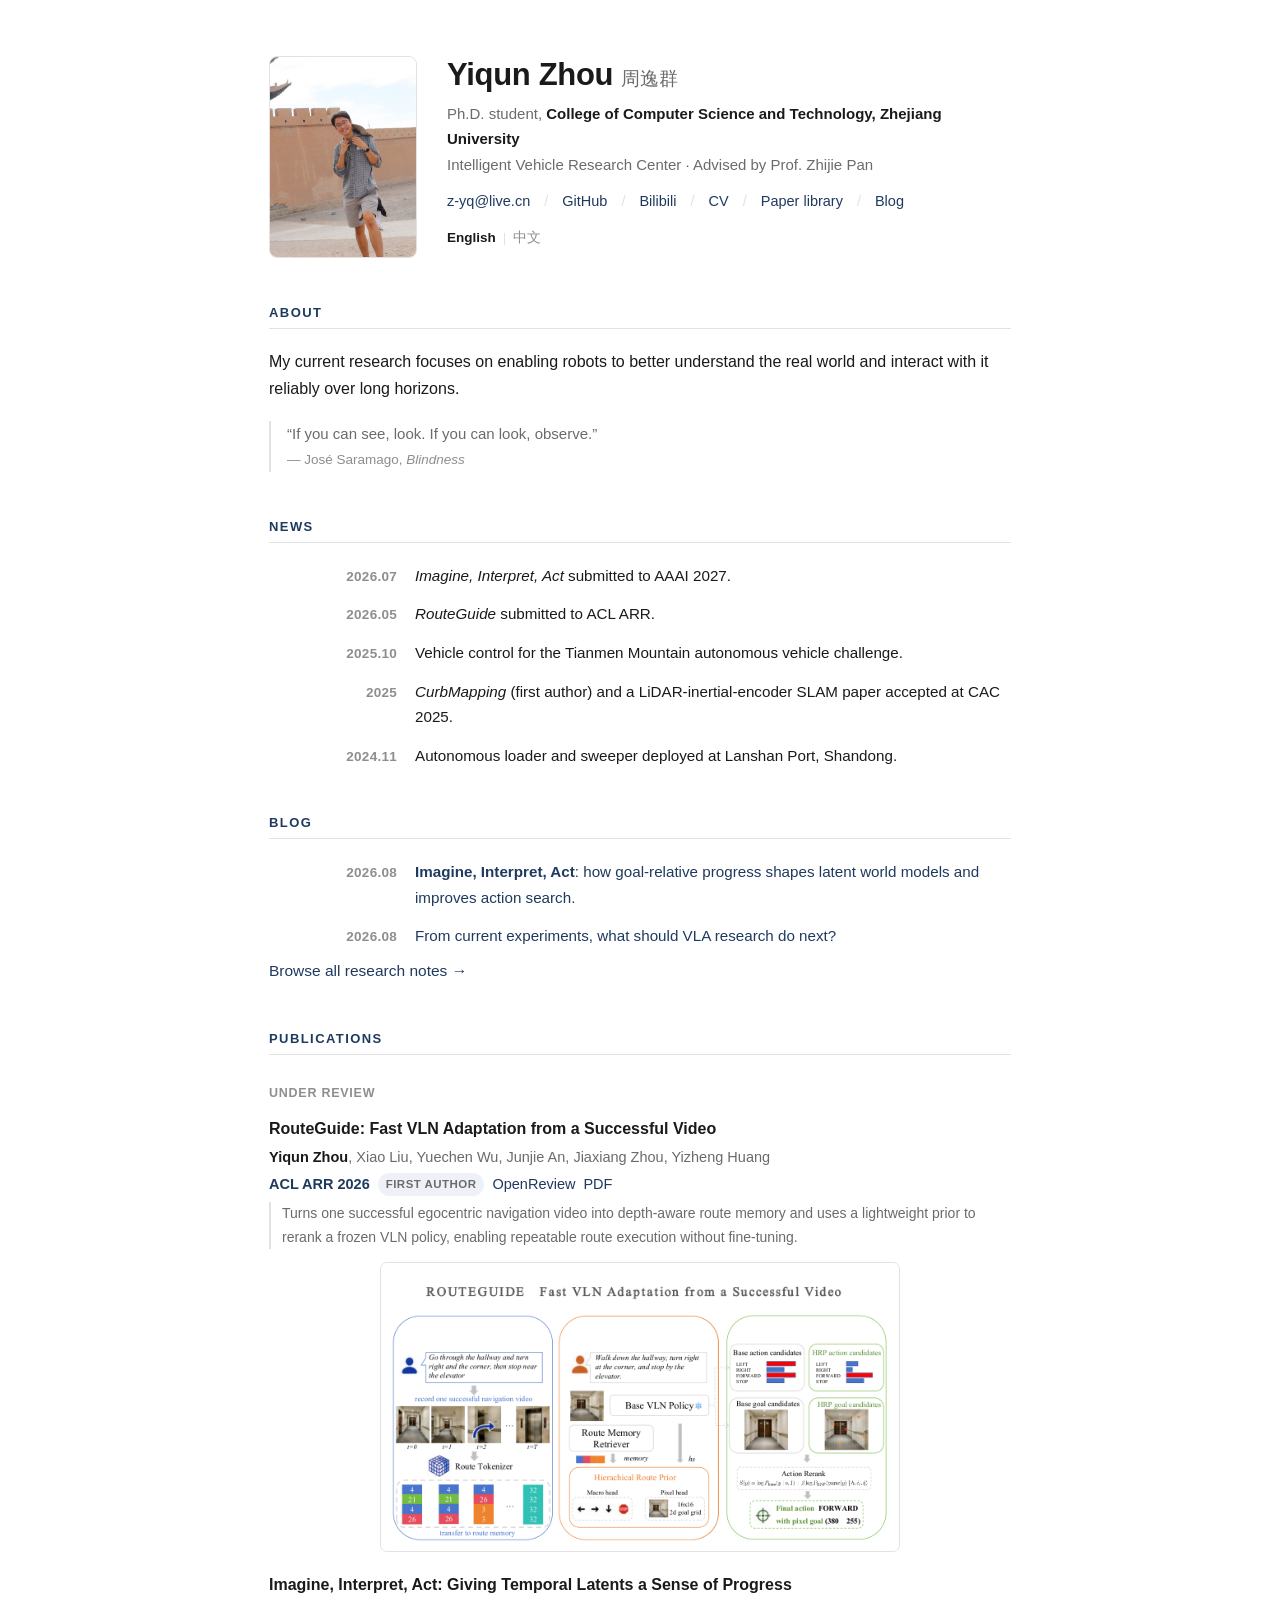
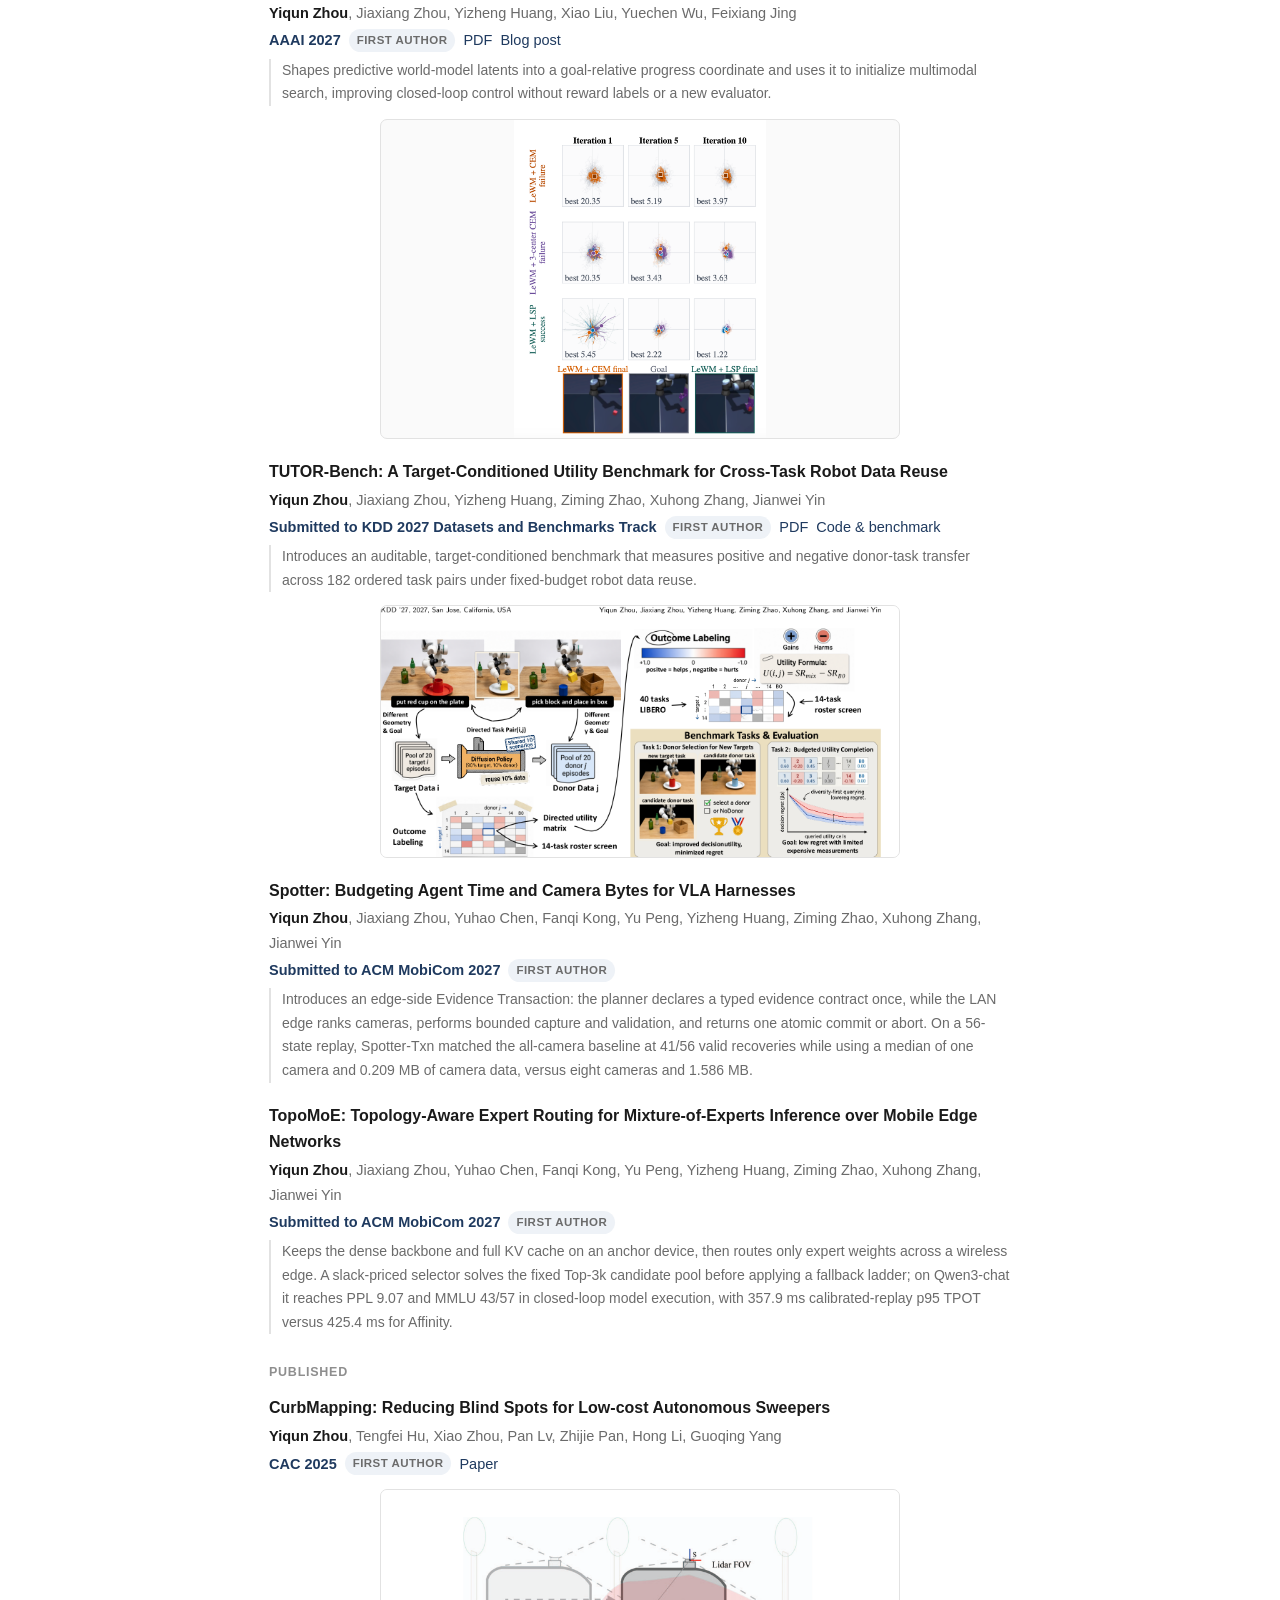
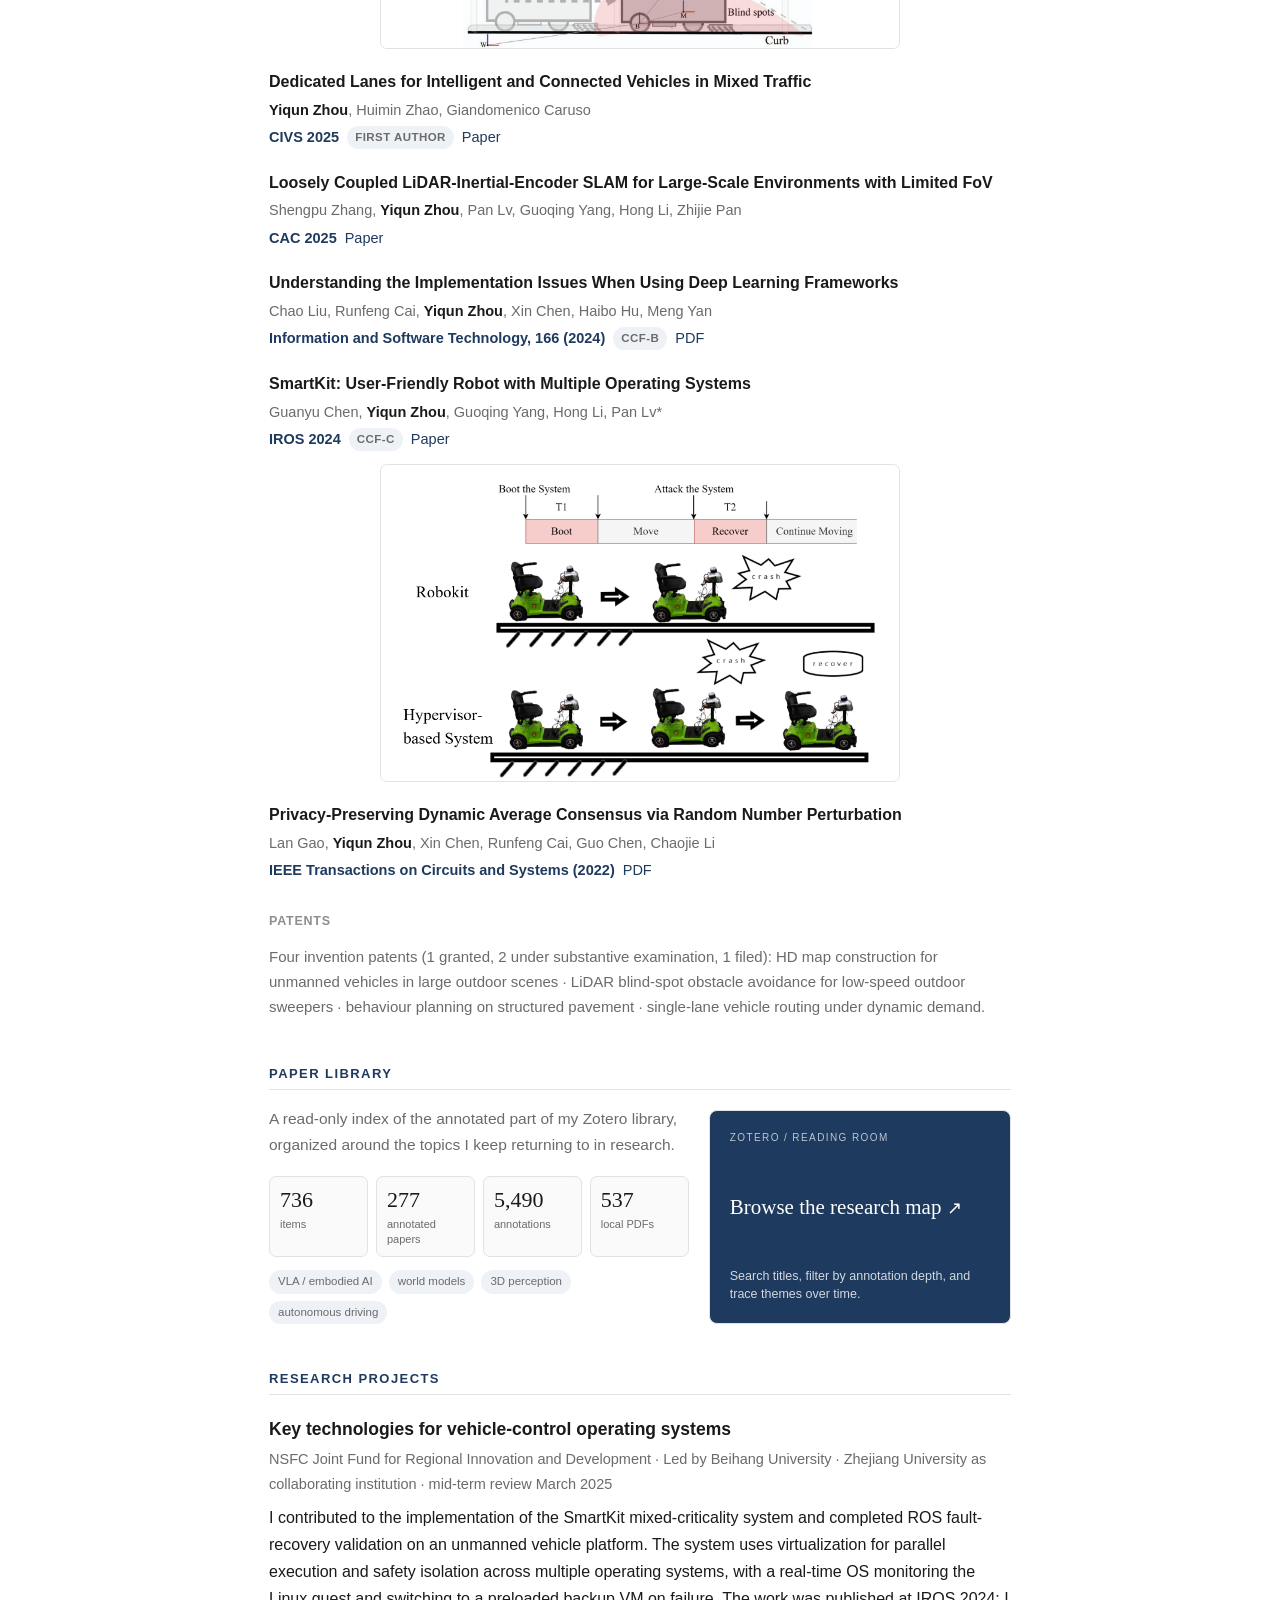
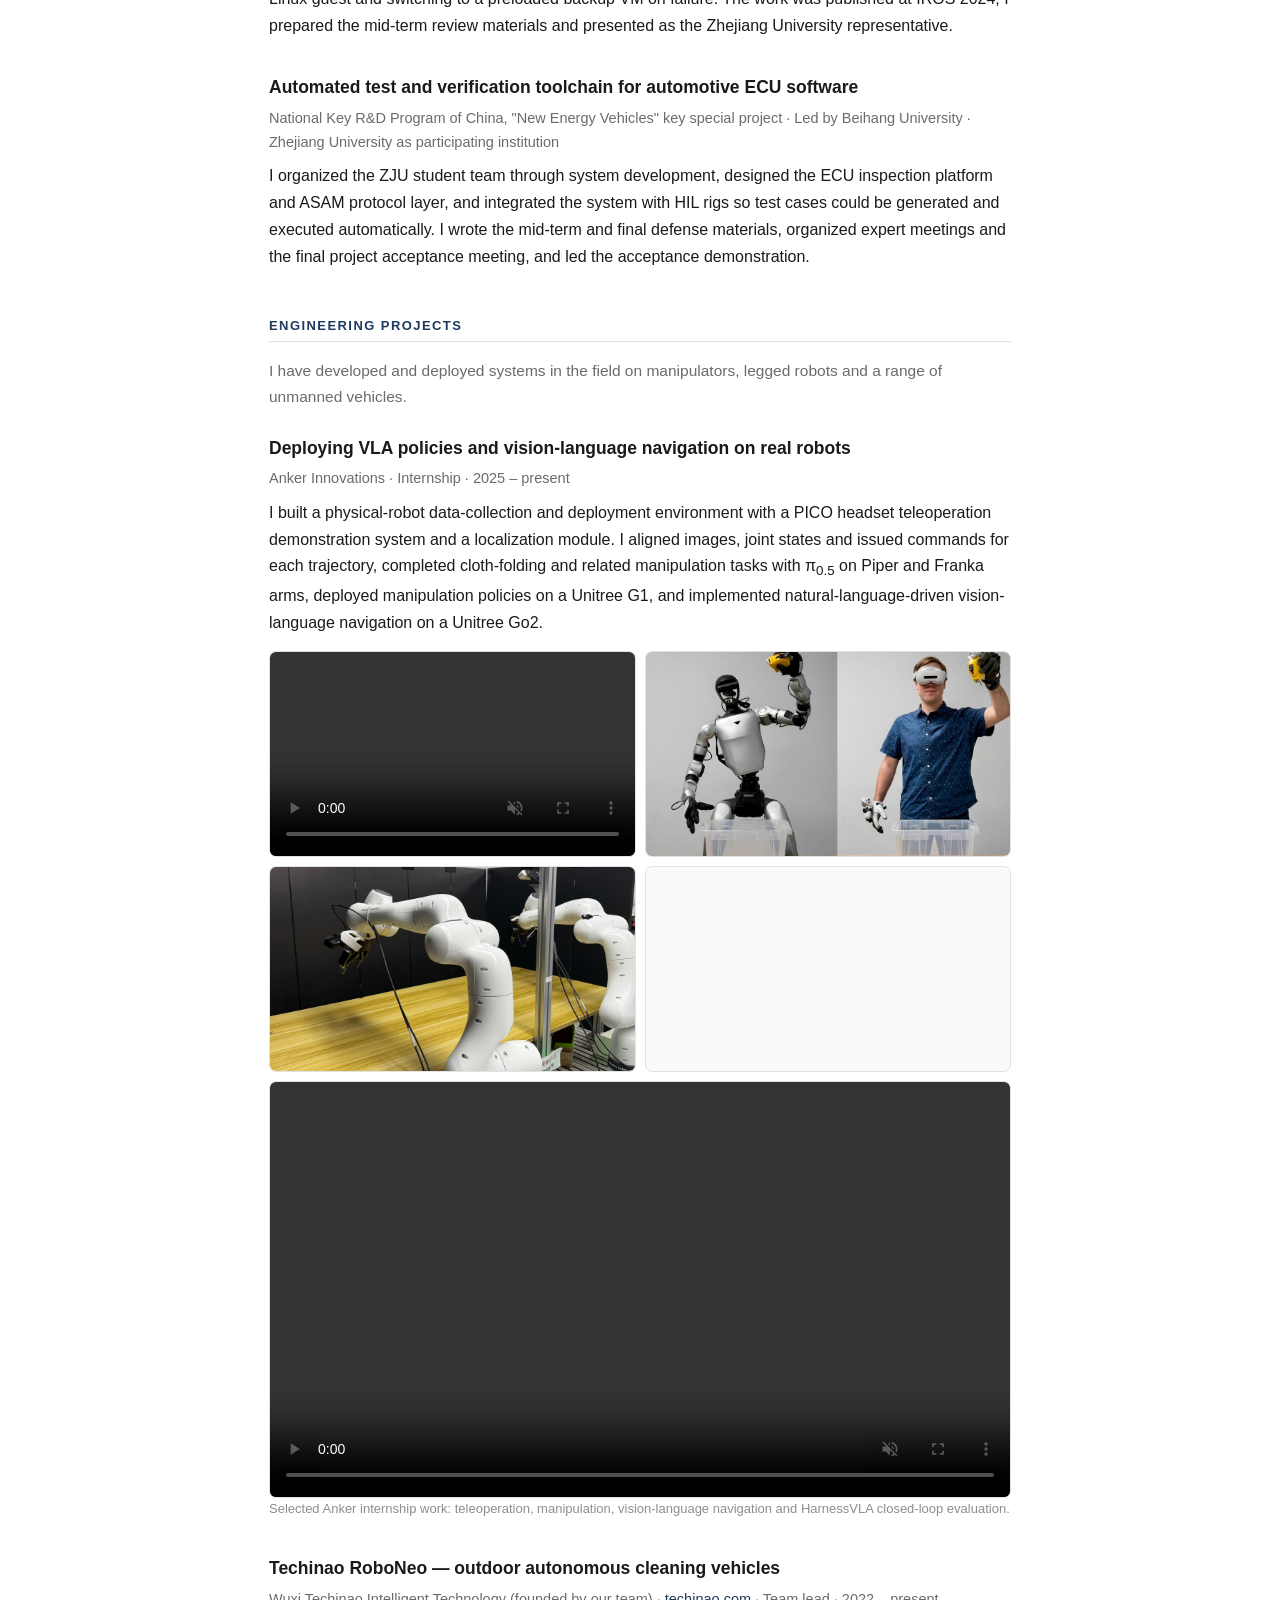
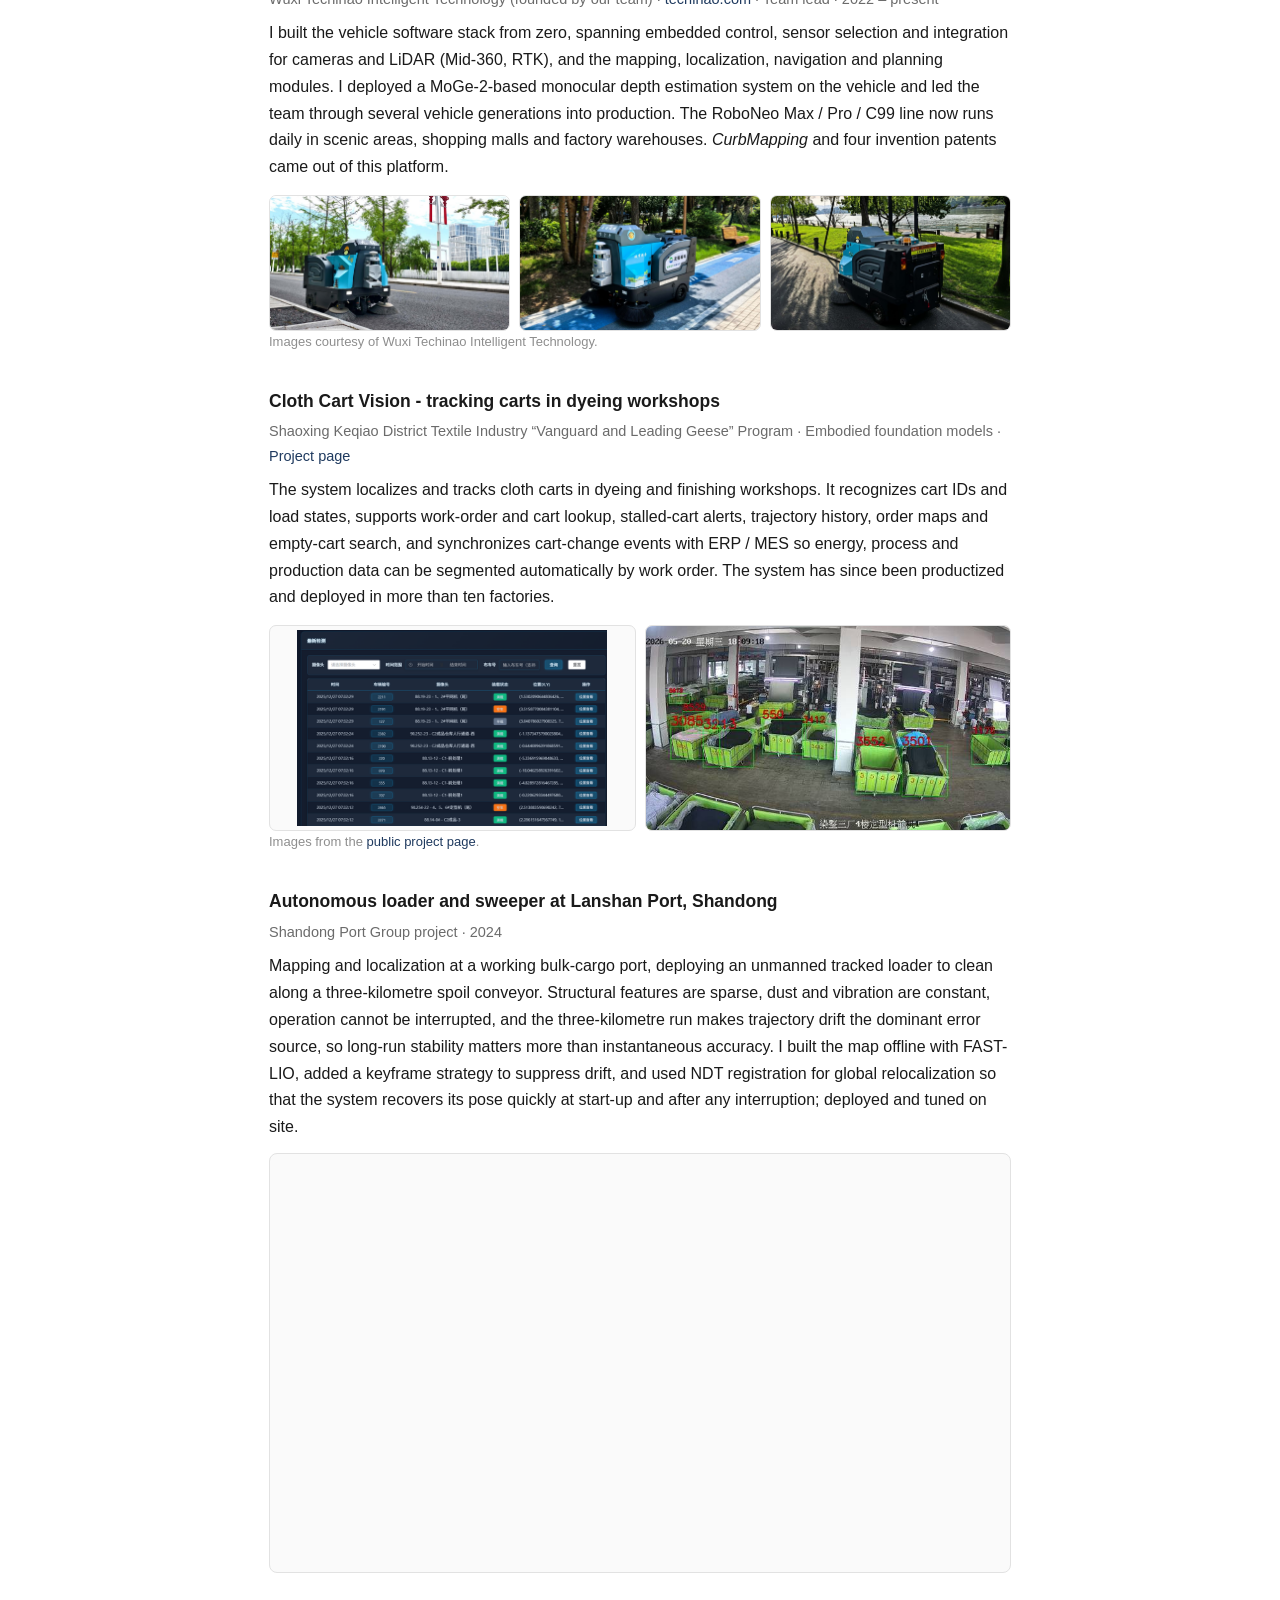
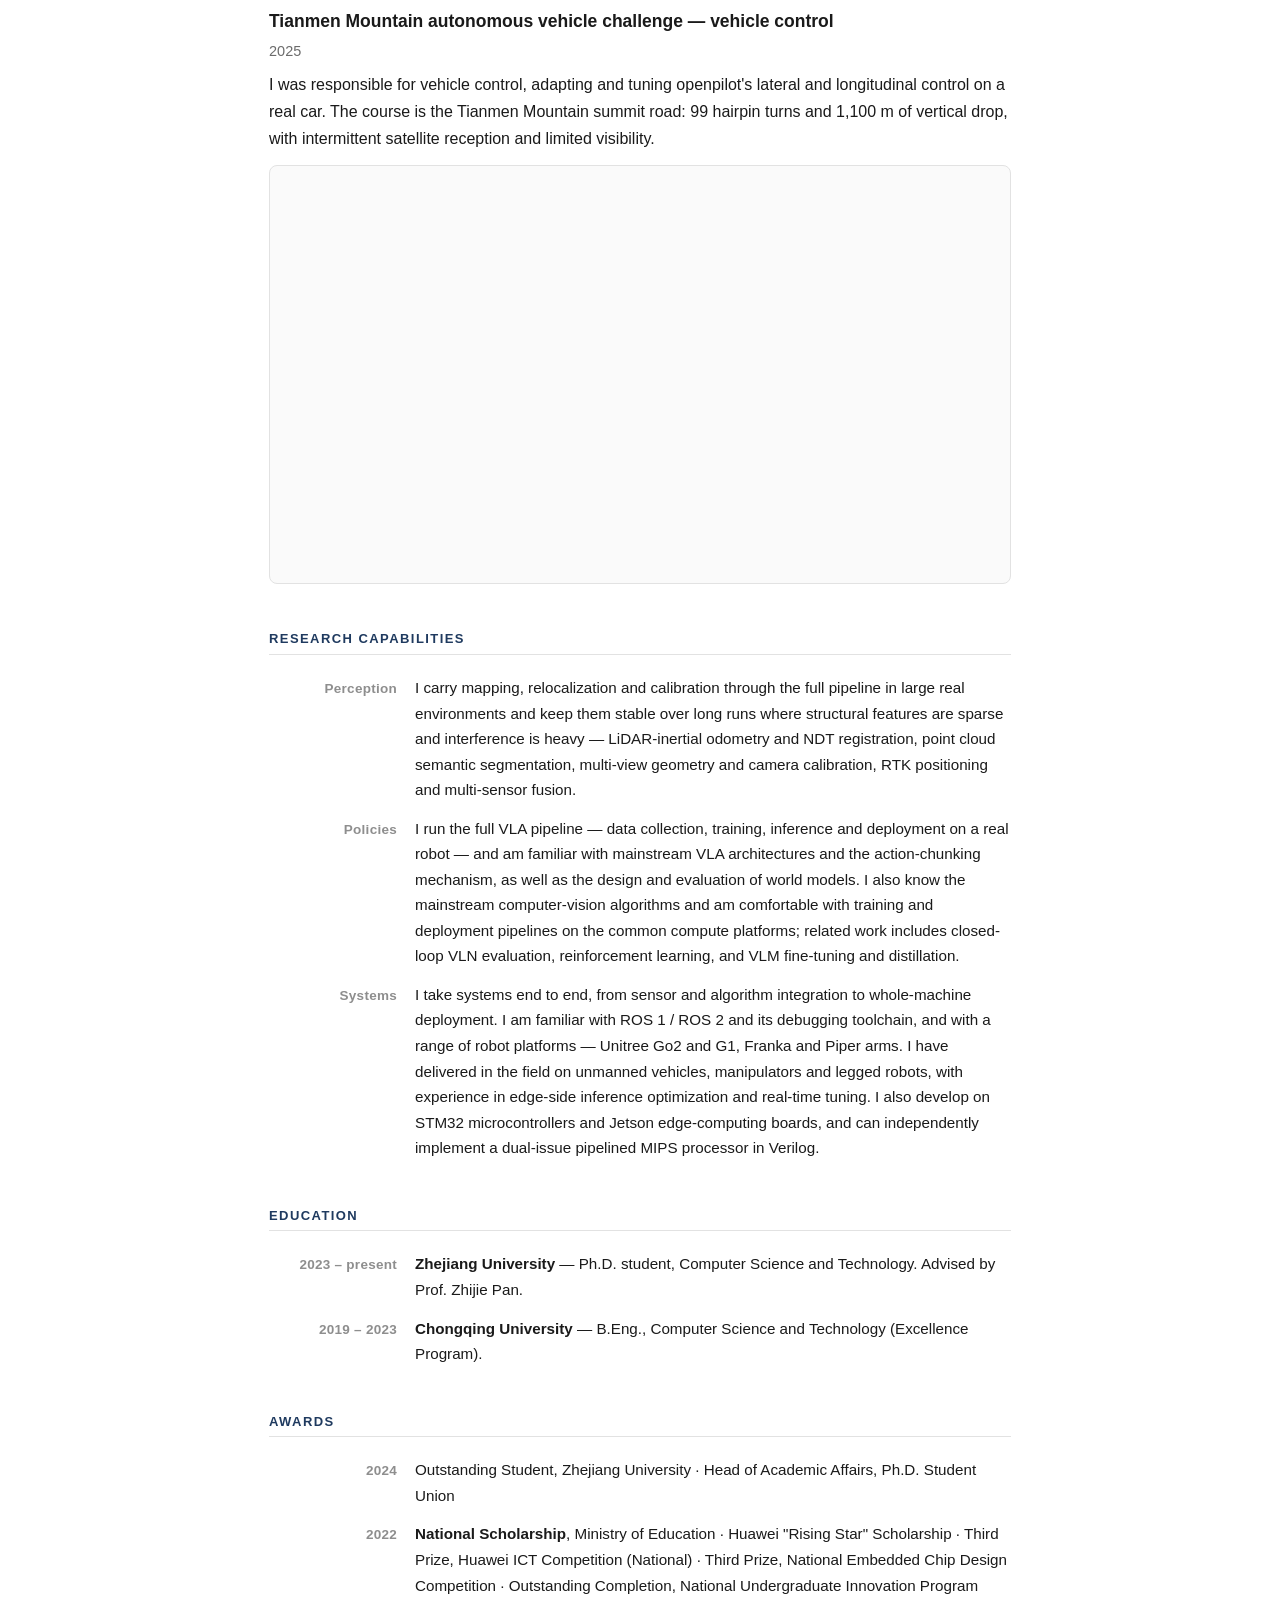
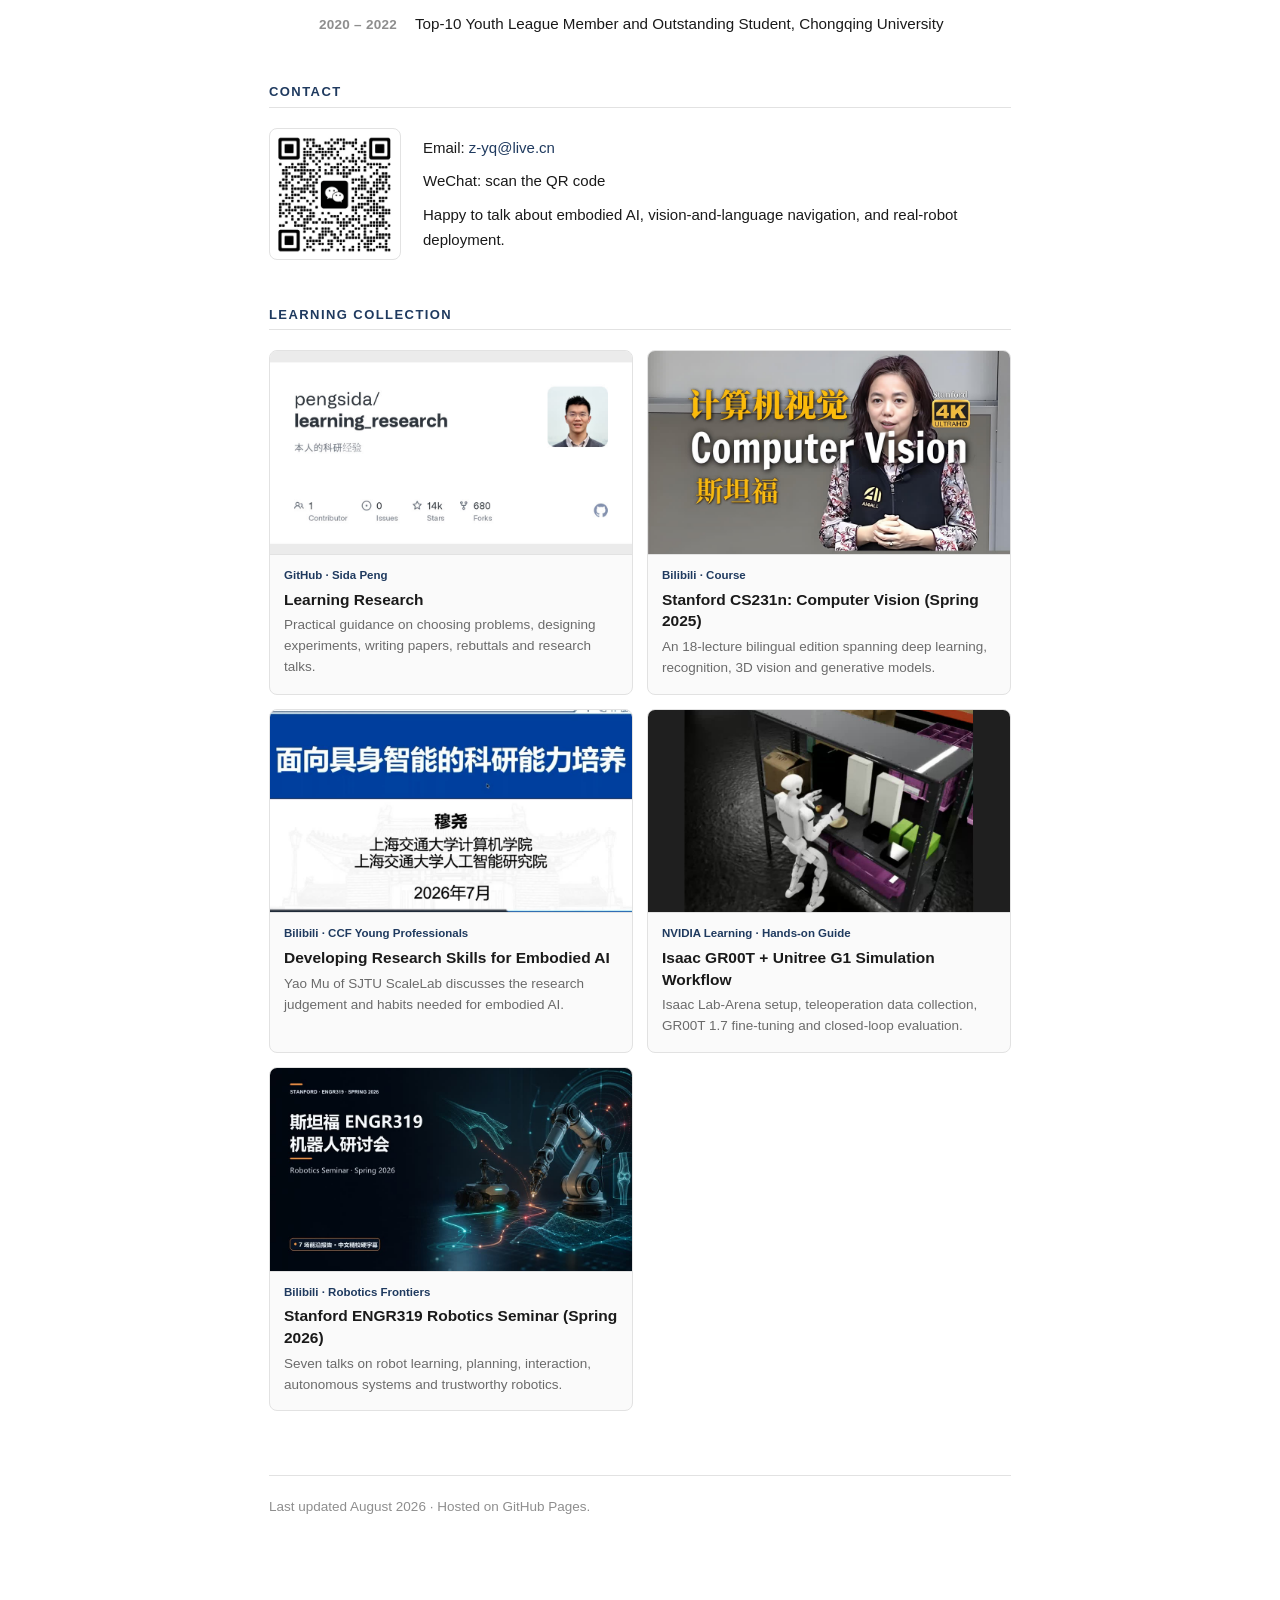
<file: index.html>
<!doctype html>
<html lang="en">
<head>
<meta charset="utf-8">
<meta name="viewport" content="width=device-width, initial-scale=1">
<title>Yiqun Zhou</title>
<meta name="description" content="Yiqun Zhou — Ph.D. student at Zhejiang University working on embodied AI, vision-and-language navigation, and 3D perception.">
<link rel="stylesheet" href="style.css">
</head>
<body>
<div class="wrap">

<header>
  <img class="photo" src="photo.jpg?v=full" alt="Yiqun Zhou" width="893" height="1221">
  <div class="idblock">
    <h1>Yiqun Zhou<span class="cn">周逸群</span></h1>
    <p class="affil">
      Ph.D. student, <strong>College of Computer Science and
      Technology, Zhejiang University</strong><br>
      Intelligent Vehicle Research Center · Advised by Prof. Zhijie Pan
    </p>
    <div class="links">
      <a href="mailto:z-yq@live.cn">z-yq@live.cn</a><span>/</span>
      <a href="https://github.com/yqzhou886">GitHub</a><span>/</span>
      <a href="https://space.bilibili.com/53309716">Bilibili</a><span>/</span>
      <a href="cv-en.pdf">CV</a><span>/</span>
      <a href="library.html">Paper library</a><span>/</span>
      <a href="blog.html">Blog</a>
    </div>
    <div class="langsw"><a href="index.html" class="on">English</a><span>|</span><a href="zh.html" >中文</a></div>
  </div>
</header>

<section class="bio">
  <h2>About</h2><hr>
  <p>My current research focuses on enabling robots to better understand the
    real world and interact with it reliably over long horizons.</p>
  <blockquote>“If you can see, look. If you can look, observe.”
    <cite>— José Saramago, <em>Blindness</em></cite></blockquote>
</section>

<section>
  <h2>News</h2><hr>
  <div class="row"><div class="k">2026.07</div><div class="v">
    <em>Imagine, Interpret, Act</em> submitted to AAAI 2027.</div></div>
  <div class="row"><div class="k">2026.05</div><div class="v">
    <em>RouteGuide</em> submitted to ACL ARR.</div></div>
  <div class="row"><div class="k">2025.10</div><div class="v">
    Vehicle control for the Tianmen Mountain autonomous vehicle challenge.</div></div>
  <div class="row"><div class="k">2025</div><div class="v">
    <em>CurbMapping</em> (first author) and a LiDAR-inertial-encoder SLAM paper
    accepted at CAC 2025.</div></div>
  <div class="row"><div class="k">2024.11</div><div class="v">
    Autonomous loader and sweeper deployed at Lanshan Port, Shandong.</div></div>
</section>

<section>
  <h2>Blog</h2><hr>
  <div class="row"><div class="k">2026.08</div><div class="v">
    <a href="imagine-interpret-act-talk.html"><strong>Imagine, Interpret, Act</strong>: how goal-relative progress shapes latent world models and improves action search.</a>
  </div></div>
  <div class="row"><div class="k">2026.08</div><div class="v">
    <a href="vla-next-step.html">From current experiments, what should VLA research do next?</a>
  </div></div>
  <p class="lead"><a href="blog.html">Browse all research notes →</a></p>
</section>

<section>
  <h2>Publications</h2><hr>

  <p class="grouplabel">Under review</p>

  <div class="pub">
    <span class="t">RouteGuide: Fast VLN Adaptation from a Successful Video</span>
    <span class="a"><b>Yiqun Zhou</b>, Xiao Liu, Yuechen Wu, Junjie An,
      Jiaxiang Zhou, Yizheng Huang</span>
    <div class="v"><span class="venue">ACL ARR 2026</span>
      <span class="badge">FIRST AUTHOR</span>
      <a href="https://openreview.net/forum?id=c7m1fCQiFe" target="_blank" rel="noopener noreferrer">OpenReview</a>
      <a href="routeguide.pdf" download>PDF</a></div>
    <div class="result">Turns one successful egocentric navigation video into depth-aware route memory and uses a lightweight prior to rerank a frozen VLN policy, enabling repeatable route execution without fine-tuning.</div>
    <img class="pub-figure" src="routeguide.png"
      alt="ROUTEGUIDE route-memory and memory-conditioned reranking overview"
      loading="lazy">
  </div>

  <div class="pub">
    <span class="t">Imagine, Interpret, Act: Giving Temporal Latents a Sense of
      Progress</span>
    <span class="a"><b>Yiqun Zhou</b>, Jiaxiang Zhou, Yizheng Huang, Xiao Liu,
      Yuechen Wu, Feixiang Jing</span>
    <div class="v"><span class="venue">AAAI 2027</span>
      <span class="badge">FIRST AUTHOR</span>
      <a href="imagine-interpret-act.pdf" download>PDF</a>
      <a href="imagine-interpret-act-talk.html">Blog post</a></div>
    <div class="result">Shapes predictive world-model latents into a goal-relative progress coordinate and uses it to initialize multimodal search, improving closed-loop control without reward labels or a new evaluator.</div>
    <img class="pub-figure" src="imagine-interpret-act.png"
      alt="Qualitative visual-control comparison across LeWM, CEM and LSP iterations"
      loading="lazy">
  </div>

  <div class="pub">
    <span class="t">TUTOR-Bench: A Target-Conditioned Utility Benchmark for
      Cross-Task Robot Data Reuse</span>
    <span class="a"><b>Yiqun Zhou</b>, Jiaxiang Zhou, Yizheng Huang, Ziming Zhao,
      Xuhong Zhang, Jianwei Yin</span>
    <div class="v"><span class="venue">Submitted to KDD 2027 Datasets and Benchmarks Track</span>
      <span class="badge">FIRST AUTHOR</span>
      <a href="tutor-bench.pdf" download>PDF</a>
      <a href="https://github.com/yqzhou886/TUTOR-Bench" target="_blank" rel="noopener noreferrer">Code &amp; benchmark</a></div>
    <div class="result">Introduces an auditable, target-conditioned benchmark that measures positive and negative donor-task transfer across 182 ordered task pairs under fixed-budget robot data reuse.</div>
    <img class="pub-figure" src="tutor-bench.png"
      alt="TUTOR-Bench construction and benchmark-task overview"
      loading="lazy">
  </div>

  <div class="pub">
    <span class="t">Spotter: Budgeting Agent Time and Camera Bytes for VLA Harnesses</span>
    <span class="a"><b>Yiqun Zhou</b>, Jiaxiang Zhou, Yuhao Chen, Fanqi Kong,
      Yu Peng, Yizheng Huang, Ziming Zhao, Xuhong Zhang, Jianwei Yin</span>
    <div class="v"><span class="venue">Submitted to ACM MobiCom 2027</span>
      <span class="badge">FIRST AUTHOR</span></div>
    <div class="result">Introduces an edge-side Evidence Transaction: the planner declares a typed evidence contract once, while the LAN edge ranks cameras, performs bounded capture and validation, and returns one atomic commit or abort. On a 56-state replay, Spotter-Txn matched the all-camera baseline at 41/56 valid recoveries while using a median of one camera and 0.209 MB of camera data, versus eight cameras and 1.586 MB.</div>
  </div>

  <div class="pub">
    <span class="t">TopoMoE: Topology-Aware Expert Routing for Mixture-of-Experts
      Inference over Mobile Edge Networks</span>
    <span class="a"><b>Yiqun Zhou</b>, Jiaxiang Zhou, Yuhao Chen, Fanqi Kong,
      Yu Peng, Yizheng Huang, Ziming Zhao, Xuhong Zhang, Jianwei Yin</span>
    <div class="v"><span class="venue">Submitted to ACM MobiCom 2027</span>
      <span class="badge">FIRST AUTHOR</span></div>
    <div class="result">Keeps the dense backbone and full KV cache on an anchor device, then routes only expert weights across a wireless edge. A slack-priced selector solves the fixed Top-3k candidate pool before applying a fallback ladder; on Qwen3-chat it reaches PPL 9.07 and MMLU 43/57 in closed-loop model execution, with 357.9 ms calibrated-replay p95 TPOT versus 425.4 ms for Affinity.</div>
  </div>

  <p class="grouplabel">Published</p>

  <div class="pub">
    <span class="t">CurbMapping: Reducing Blind Spots for Low-cost Autonomous
      Sweepers</span>
    <span class="a"><b>Yiqun Zhou</b>, Tengfei Hu, Xiao Zhou, Pan Lv,
      Zhijie Pan, Hong Li, Guoqing Yang</span>
    <div class="v"><span class="venue">CAC 2025</span>
      <span class="badge">FIRST AUTHOR</span>
      <a href="https://doi.org/10.1109/CAC67268.2025.11487603" target="_blank" rel="noopener noreferrer">Paper</a></div>
    <img class="pub-figure" src="curbmapping.png"
      alt="CurbMapping LiDAR field-of-view and blind-spot overview"
      loading="lazy">
  </div>

  <div class="pub">
    <span class="t">Dedicated Lanes for Intelligent and Connected Vehicles in
      Mixed Traffic</span>
    <span class="a"><b>Yiqun Zhou</b>, Huimin Zhao, Giandomenico Caruso</span>
    <div class="v"><span class="venue">CIVS 2025</span>
      <span class="badge">FIRST AUTHOR</span>
      <a href="https://doi.org/10.1007/978-981-95-4875-0_17" target="_blank" rel="noopener noreferrer">Paper</a></div>
  </div>

  <div class="pub">
    <span class="t">Loosely Coupled LiDAR-Inertial-Encoder SLAM for Large-Scale
      Environments with Limited FoV</span>
    <span class="a">Shengpu Zhang, <b>Yiqun Zhou</b>, Pan Lv, Guoqing Yang,
      Hong Li, Zhijie Pan</span>
    <div class="v"><span class="venue">CAC 2025</span>
      <a href="https://doi.org/10.1109/CAC67268.2025.11487007" target="_blank" rel="noopener noreferrer">Paper</a></div>
  </div>

  <div class="pub">
    <span class="t">Understanding the Implementation Issues When Using Deep
      Learning Frameworks</span>
    <span class="a">Chao Liu, Runfeng Cai, <b>Yiqun Zhou</b>, Xin Chen,
      Haibo Hu, Meng Yan</span>
    <div class="v"><span class="venue">Information and Software Technology,
      166 (2024)</span><span class="badge">CCF-B</span>
      <a href="https://yanmeng.github.io/papers/IST231.pdf" target="_blank" rel="noopener noreferrer">PDF</a></div>
  </div>

  <div class="pub">
    <span class="t">SmartKit: User-Friendly Robot with Multiple Operating
      Systems</span>
    <span class="a">Guanyu Chen, <b>Yiqun Zhou</b>, Guoqing Yang, Hong Li,
      Pan Lv*</span>
    <div class="v"><span class="venue">IROS 2024</span>
      <span class="badge">CCF-C</span>
      <a href="https://doi.org/10.1109/IROS58592.2024.10802835" target="_blank" rel="noopener noreferrer">Paper</a></div>
    <img class="pub-figure" src="smartkit.png"
      alt="SmartKit hypervisor-based robot recovery overview"
      loading="lazy">
  </div>

  <div class="pub">
    <span class="t">Privacy-Preserving Dynamic Average Consensus via Random
      Number Perturbation</span>
    <span class="a">Lan Gao, <b>Yiqun Zhou</b>, Xin Chen, Runfeng Cai,
      Guo Chen, Chaojie Li</span>
    <div class="v"><span class="venue">IEEE Transactions on Circuits and
      Systems (2022)</span>
      <a href="https://langaouc.github.io/files/TCAS-II-2023.pdf" target="_blank" rel="noopener noreferrer">PDF</a></div>
  </div>

  <p class="grouplabel">Patents</p>
  <p style="color:var(--muted);font-size:15px;margin:0">
    Four invention patents (1 granted, 2 under substantive examination, 1
    filed): HD map construction for unmanned vehicles in large outdoor scenes ·
    LiDAR blind-spot obstacle avoidance for low-speed outdoor sweepers ·
    behaviour planning on structured pavement · single-lane vehicle routing
    under dynamic demand.</p>
</section>

<section class="paper-library" id="paper-library">
  <h2>Paper Library</h2><hr>
  <div class="library-intro">
    <div class="library-copy">
      <p class="lead">A read-only index of the annotated part of my Zotero library, organized around the topics I keep returning to in research.</p>
      <div class="library-stats" aria-label="Zotero library statistics">
        <div><strong>736</strong><span>items</span></div>
        <div><strong>277</strong><span>annotated papers</span></div>
        <div><strong>5,490</strong><span>annotations</span></div>
        <div><strong>537</strong><span>local PDFs</span></div>
      </div>
      <div class="library-topics" aria-label="Paper library topics">
        <span>VLA / embodied AI</span><span>world models</span><span>3D perception</span><span>autonomous driving</span>
      </div>
    </div>
    <a class="library-link" href="library.html">
      <span class="library-link-kicker">ZOTERO / READING ROOM</span>
      <strong>Browse the research map <span aria-hidden="true">↗</span></strong>
      <span>Search titles, filter by annotation depth, and trace themes over time.</span>
    </a>
  </div>
</section>

<section>
  <h2>Research Projects</h2><hr>
  <div class="sys">
    <h3>Key technologies for vehicle-control operating systems</h3>
    <p class="meta">NSFC Joint Fund for Regional Innovation and Development · Led by Beihang University ·
      Zhejiang University as collaborating institution · mid-term review March 2025</p>
    <p>I contributed to the implementation of the SmartKit mixed-criticality
      system and completed ROS fault-recovery validation on an unmanned vehicle
      platform. The system uses virtualization for parallel execution and safety
      isolation across multiple operating systems, with a real-time OS monitoring
      the Linux guest and switching to a preloaded backup VM on failure. The work
      was published at IROS 2024; I prepared the mid-term review materials and
      presented as the Zhejiang University representative.</p>
  </div>

  <div class="sys">
    <h3>Automated test and verification toolchain for automotive ECU software</h3>
    <p class="meta">National Key R&amp;D Program of China, "New Energy Vehicles"
      key special project · Led by Beihang University · Zhejiang University as
      participating institution</p>
    <p>I organized the ZJU student team through system development, designed the
      ECU inspection platform and ASAM protocol layer, and integrated the system
      with HIL rigs so test cases could be generated and executed automatically.
      I wrote the mid-term and final defense materials, organized expert
      meetings and the final project acceptance meeting, and led the acceptance
      demonstration.</p>
  </div>
</section>

<section>
  <h2>Engineering Projects</h2><hr>
  <p class="lead">I have developed and deployed systems in the field on
  manipulators, legged robots and a range of unmanned vehicles.</p>

  <div class="sys">
    <h3>Deploying VLA policies and vision-language navigation on real robots</h3>
    <p class="meta">Anker Innovations · Internship · 2025 – present</p>
    <p>I built a physical-robot data-collection and deployment environment with a
      PICO headset teleoperation demonstration system and a localization module.
      I aligned images, joint states and issued commands for each trajectory,
      completed cloth-folding and related manipulation tasks with &pi;<sub>0.5</sub>
      on Piper and Franka arms, deployed manipulation policies on a Unitree G1,
      and implemented natural-language-driven vision-language navigation on a
      Unitree Go2.</p>
    <div class="gallery anker-gallery">
      <video controls muted playsinline preload="metadata"
        aria-label="Page management demonstration on a Unitree robot">
        <source src="anker-page-management.mp4" type="video/mp4">
        Your browser does not support the video element.
      </video>
      <img src="anker-pico-teleoperation.png"
        alt="PICO headset teleoperation demonstration with a humanoid robot">
      <img src="anker-franka.png" alt="Franka robot manipulation setup">
      <video autoplay loop muted playsinline preload="metadata"
        aria-label="Unitree Go2 vision-language navigation demonstration">
        <source src="anker-go2-vln.mp4" type="video/mp4">
      </video>
      <video class="featured-media" controls muted playsinline preload="metadata"
        aria-label="HarnessVLA closed-loop annotated demonstration">
        <source src="harnessvla.mp4" type="video/mp4">
        Your browser does not support the video element.
      </video>
    </div>
    <p class="caption">Selected Anker internship work: teleoperation, manipulation, vision-language navigation and HarnessVLA closed-loop evaluation.</p>
  </div>

  <div class="sys">
    <h3>Techinao RoboNeo — outdoor autonomous cleaning vehicles</h3>
    <p class="meta">Wuxi Techinao Intelligent Technology (founded by our team) ·
      <a href="https://www.techinao.com/">techinao.com</a> · Team lead ·
      2022 – present</p>
    <p>I built the vehicle software stack from zero, spanning embedded control,
      sensor selection and integration for cameras and LiDAR (Mid-360, RTK), and
      the mapping, localization, navigation and planning modules. I deployed a
      MoGe-2-based monocular depth estimation system on the vehicle and led the
      team
      through several vehicle generations into production. The RoboNeo Max /
      Pro / C99 line now runs daily in scenic areas, shopping malls and factory
      warehouses. <em>CurbMapping</em> and four invention patents came out of
      this platform.</p>
    <div class="gallery">
      <img src="robo-1.jpg" alt="RoboNeo sweeping an urban road">
      <img src="robo-2.jpg" alt="RoboNeo on a park path">
      <img src="robo-3.jpg" alt="RoboNeo operating at a lakeside scenic area">
    </div>
    <p class="caption">Images courtesy of Wuxi Techinao Intelligent
      Technology.</p>
  </div>

  <div class="sys">
    <h3>Cloth Cart Vision - tracking carts in dyeing workshops</h3>
    <p class="meta">Shaoxing Keqiao District Textile Industry “Vanguard and
      Leading Geese” Program · Embodied foundation models ·
      <a href="http://www.textileai.cn/%e5%b8%83%e8%bd%a6%e6%85%a7%e7%9c%bc-%e5%8d%b0%e6%9f%93%e5%b8%83%e8%bd%a6%e5%ae%9a%e4%bd%8d/">Project page</a></p>
    <p>The system localizes and tracks cloth carts in dyeing and finishing
      workshops. It recognizes cart IDs and
      load states, supports work-order and cart lookup, stalled-cart alerts,
      trajectory history, order maps and empty-cart search, and synchronizes
      cart-change events with ERP / MES so energy, process and production data
      can be segmented automatically by work order. The system has since been
      productized and deployed in more than ten factories.</p>
    <div class="gallery">
      <img class="contain" src="textileai-dashboard.png" alt="Cloth Cart Vision dashboard showing cart locations and load states">
      <img src="textileai-workshop.jpg" alt="Vision-based cloth cart detection in a dyeing workshop">
    </div>
    <p class="caption">Images from the
      <a href="http://www.textileai.cn/%e5%b8%83%e8%bd%a6%e6%85%a7%e7%9c%bc-%e5%8d%b0%e6%9f%93%e5%b8%83%e8%bd%a6%e5%ae%9a%e4%bd%8d/">public project page</a>.</p>
  </div>

  <div class="sys">
    <h3>Autonomous loader and sweeper at Lanshan Port, Shandong</h3>
    <p class="meta">Shandong Port Group project · 2024</p>
    <p>Mapping and localization at a working bulk-cargo port, deploying an
      unmanned tracked loader to clean along a three-kilometre spoil conveyor.
      Structural features are sparse, dust and vibration are constant,
      operation cannot be interrupted, and the three-kilometre run makes
      trajectory drift the dominant error source, so long-run stability matters
      more than instantaneous accuracy. I built the map offline with FAST-LIO,
      added a keyframe strategy to suppress drift, and used NDT registration
      for global relocalization so that the system recovers its pose quickly at
      start-up and after any interruption; deployed and tuned on site.</p>
    <div class="videobox">
      <iframe src="https://player.bilibili.com/player.html?bvid=BV1hGzhYCEnX&autoplay=0&high_quality=1"
              scrolling="no" frameborder="no" framespacing="0"
              allowfullscreen="true" title="Lanshan Port deployment"></iframe>
    </div>
  </div>

  <div class="sys">
    <h3>Tianmen Mountain autonomous vehicle challenge — vehicle control</h3>
    <p class="meta">2025</p>
    <p>I was responsible for vehicle control, adapting and tuning openpilot's
      lateral and longitudinal control on a real car. The course is the Tianmen
      Mountain summit road: 99 hairpin turns and 1,100 m of vertical drop, with
      intermittent satellite reception and limited visibility.</p>
    <div class="videobox">
      <iframe src="https://player.bilibili.com/player.html?bvid=BV1uFsbzVEuu&autoplay=0&high_quality=1"
              scrolling="no" frameborder="no" framespacing="0"
              allowfullscreen="true" title="openpilot control"></iframe>
    </div>
  </div>
</section>

<section>
  <h2>Research Capabilities</h2><hr>
  <div class="row"><div class="k">Perception</div><div class="v">
    I carry mapping, relocalization and calibration through the full pipeline
    in large real environments and keep them stable over long runs where
    structural features are sparse and interference is heavy — LiDAR-inertial
    odometry and NDT registration, point cloud semantic segmentation,
    multi-view geometry and camera calibration, RTK positioning and
    multi-sensor fusion.
  </div></div>
  <div class="row"><div class="k">Policies</div><div class="v">
    I run the full VLA pipeline — data collection, training, inference and
    deployment on a real robot — and am familiar with mainstream VLA
    architectures and the action-chunking mechanism, as well as the design and
    evaluation of world models. I also know the mainstream computer-vision
    algorithms and am comfortable with training and deployment pipelines on the
    common compute platforms; related work includes closed-loop VLN evaluation,
    reinforcement learning, and VLM fine-tuning and distillation.
  </div></div>
  <div class="row"><div class="k">Systems</div><div class="v">
    I take systems end to end, from sensor and algorithm integration to
    whole-machine deployment. I am familiar with ROS 1 / ROS 2 and its
    debugging toolchain, and with a range of robot platforms — Unitree Go2 and
    G1, Franka and Piper arms. I have delivered in the field on unmanned
    vehicles, manipulators and legged robots, with experience in edge-side
    inference optimization and real-time tuning. I also develop on STM32
    microcontrollers and Jetson edge-computing boards, and can independently
    implement a dual-issue pipelined MIPS processor in Verilog.
  </div></div>
</section>

<section>
  <h2>Education</h2><hr>
  <div class="row"><div class="k">2023 – present</div><div class="v">
    <strong>Zhejiang University</strong> — Ph.D. student, Computer
    Science and Technology. Advised by Prof. Zhijie Pan.
  </div></div>
  <div class="row"><div class="k">2019 – 2023</div><div class="v">
    <strong>Chongqing University</strong> — B.Eng., Computer Science and
    Technology (Excellence Program).
  </div></div>
</section>

<section>
  <h2>Awards</h2><hr>
  <div class="row"><div class="k">2024</div><div class="v">
    Outstanding Student, Zhejiang University · Head of Academic Affairs,
    Ph.D. Student Union
  </div></div>
  <div class="row"><div class="k">2022</div><div class="v">
    <strong>National Scholarship</strong>, Ministry of Education ·
    Huawei "Rising Star" Scholarship · Third Prize, Huawei ICT Competition
    (National) · Third Prize, National Embedded Chip Design Competition ·
    Outstanding Completion, National Undergraduate Innovation Program
  </div></div>
  <div class="row"><div class="k">2020 – 2022</div><div class="v">
    Top-10 Youth League Member and Outstanding Student, Chongqing University
  </div></div>
</section>

<section>
  <h2>Contact</h2><hr>
  <div class="contact">
    <img src="wechat.png" alt="WeChat QR code">
    <div class="info">
      <p>Email: <a href="mailto:z-yq@live.cn">z-yq@live.cn</a></p>
      <p>WeChat: scan the QR code</p>
      <p>Happy to talk about embodied AI, vision-and-language navigation, and
        real-robot deployment.</p>
    </div>
  </div>
</section>

<section>
  <h2>Learning Collection</h2><hr>
  <div class="resources">
    <a class="resource" href="https://github.com/pengsida/learning_research" target="_blank" rel="noopener noreferrer">
      <img src="resource-learning-research.jpg" alt="Preview of the Learning Research GitHub repository">
      <span class="resource-body">
        <span class="resource-type">GitHub · Sida Peng</span>
        <strong>Learning Research</strong>
        <span class="resource-desc">Practical guidance on choosing problems, designing experiments, writing papers, rebuttals and research talks.</span>
      </span>
    </a>
    <a class="resource" href="https://www.bilibili.com/video/BV1YJ3PzLEiW/" target="_blank" rel="noopener noreferrer">
      <img src="resource-cs231n.jpg" alt="Stanford CS231n Spring 2025 course cover">
      <span class="resource-body">
        <span class="resource-type">Bilibili · Course</span>
        <strong>Stanford CS231n: Computer Vision (Spring 2025)</strong>
        <span class="resource-desc">An 18-lecture bilingual edition spanning deep learning, recognition, 3D vision and generative models.</span>
      </span>
    </a>
    <a class="resource" href="https://www.bilibili.com/video/BV1seKG6FEdu/" target="_blank" rel="noopener noreferrer">
      <img src="resource-embodied-research.jpg" alt="Research skills for embodied AI talk cover">
      <span class="resource-body">
        <span class="resource-type">Bilibili · CCF Young Professionals</span>
        <strong>Developing Research Skills for Embodied AI</strong>
        <span class="resource-desc">Yao Mu of SJTU ScaleLab discusses the research judgement and habits needed for embodied AI.</span>
      </span>
    </a>
    <a class="resource" href="https://docs.nvidia.com/learning/physical-ai/gr00t-e2e-workflow/latest/simulation-workflow/sim-overview.html" target="_blank" rel="noopener noreferrer">
      <img src="resource-groot-simulation.jpg" alt="Unitree G1 manipulation task in Isaac Lab-Arena">
      <span class="resource-body">
        <span class="resource-type">NVIDIA Learning · Hands-on Guide</span>
        <strong>Isaac GR00T + Unitree G1 Simulation Workflow</strong>
        <span class="resource-desc">Isaac Lab-Arena setup, teleoperation data collection, GR00T 1.7 fine-tuning and closed-loop evaluation.</span>
      </span>
    </a>
    <a class="resource" href="https://www.bilibili.com/video/BV1y6uc6TEBX/" target="_blank" rel="noopener noreferrer">
      <img src="resource-engr319.jpg" alt="Stanford ENGR319 Robotics Seminar cover">
      <span class="resource-body">
        <span class="resource-type">Bilibili · Robotics Frontiers</span>
        <strong>Stanford ENGR319 Robotics Seminar (Spring 2026)</strong>
        <span class="resource-desc">Seven talks on robot learning, planning, interaction, autonomous systems and trustworthy robotics.</span>
      </span>
    </a>
  </div>
</section>

<footer>Last updated August 2026 · Hosted on GitHub Pages.</footer>

</div>
</body>
</html>
</file>
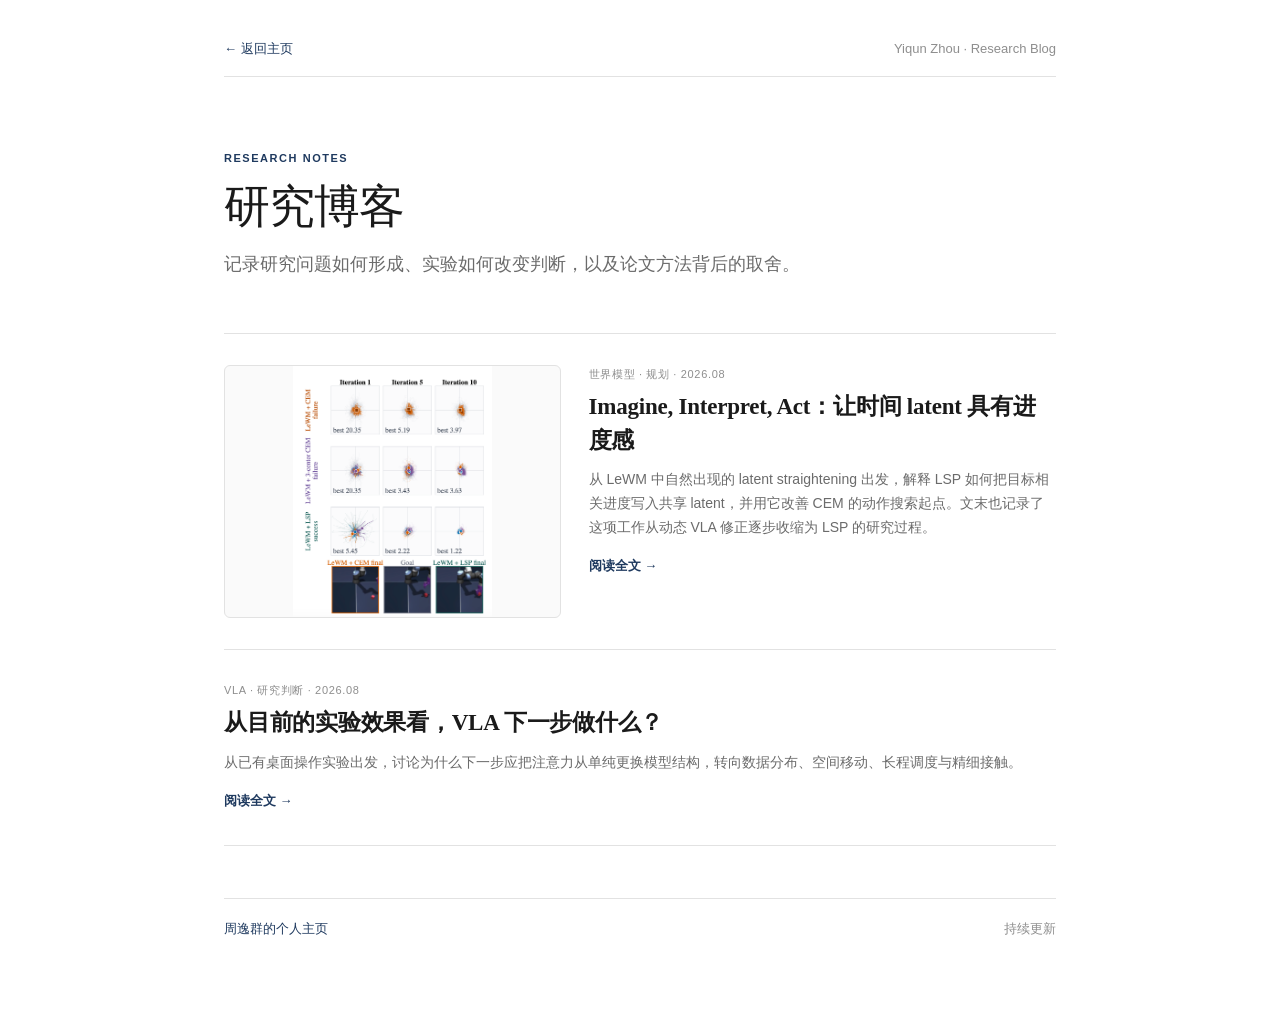
<file: blog.html>
<!doctype html>
<html lang="zh-CN">
<head>
<meta charset="utf-8">
<meta name="viewport" content="width=device-width, initial-scale=1">
<title>研究博客｜周逸群</title>
<meta name="description" content="周逸群关于具身智能、VLA、世界模型与机器人研究过程的中文笔记。">
<link rel="stylesheet" href="style.css">
<link rel="stylesheet" href="blog.css">
</head>
<body>
<div class="blog-wrap">
  <nav class="blog-nav" aria-label="页面导航">
    <a href="zh.html">← 返回主页</a>
    <span>Yiqun Zhou · Research Blog</span>
  </nav>

  <header class="blog-header">
    <p class="blog-kicker">RESEARCH NOTES</p>
    <h1>研究博客</h1>
    <p>记录研究问题如何形成、实验如何改变判断，以及论文方法背后的取舍。</p>
  </header>

  <main class="post-list">
    <article class="post-card featured-post">
      <a class="post-image" href="imagine-interpret-act-talk.html">
        <img src="imagine-interpret-act.png" alt="LeWM、CEM 与 LSP 在 Cube 任务中的搜索过程对比" loading="eager">
      </a>
      <div class="post-copy">
        <p class="post-meta">世界模型 · 规划 · 2026.08</p>
        <h2><a href="imagine-interpret-act-talk.html">Imagine, Interpret, Act：让时间 latent 具有进度感</a></h2>
        <p>从 LeWM 中自然出现的 latent straightening 出发，解释 LSP 如何把目标相关进度写入共享 latent，并用它改善 CEM 的动作搜索起点。文末也记录了这项工作从动态 VLA 修正逐步收缩为 LSP 的研究过程。</p>
        <a class="read-more" href="imagine-interpret-act-talk.html">阅读全文 →</a>
      </div>
    </article>

    <article class="post-card">
      <div class="post-copy">
        <p class="post-meta">VLA · 研究判断 · 2026.08</p>
        <h2><a href="vla-next-step.html">从目前的实验效果看，VLA 下一步做什么？</a></h2>
        <p>从已有桌面操作实验出发，讨论为什么下一步应把注意力从单纯更换模型结构，转向数据分布、空间移动、长程调度与精细接触。</p>
        <a class="read-more" href="vla-next-step.html">阅读全文 →</a>
      </div>
    </article>
  </main>

  <footer class="blog-footer">
    <a href="zh.html">周逸群的个人主页</a>
    <span>持续更新</span>
  </footer>
</div>
</body>
</html>
</file>
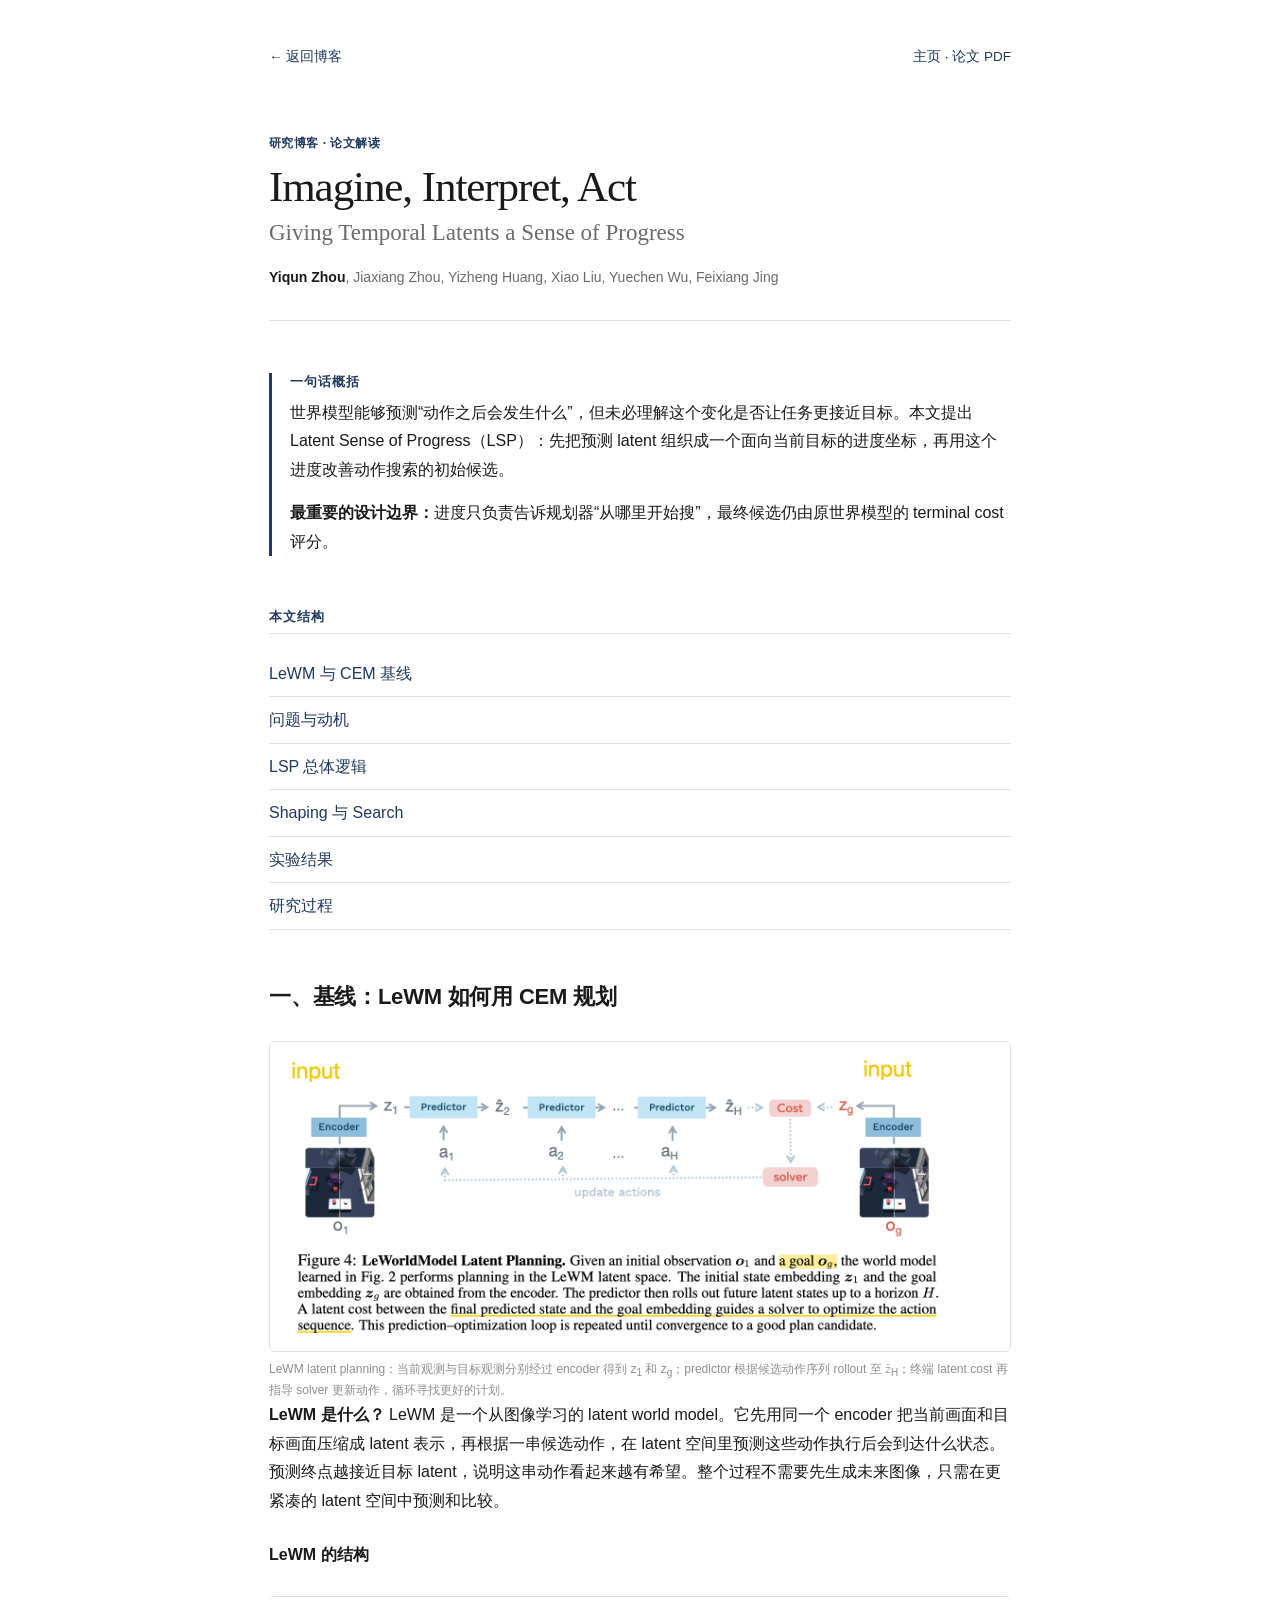
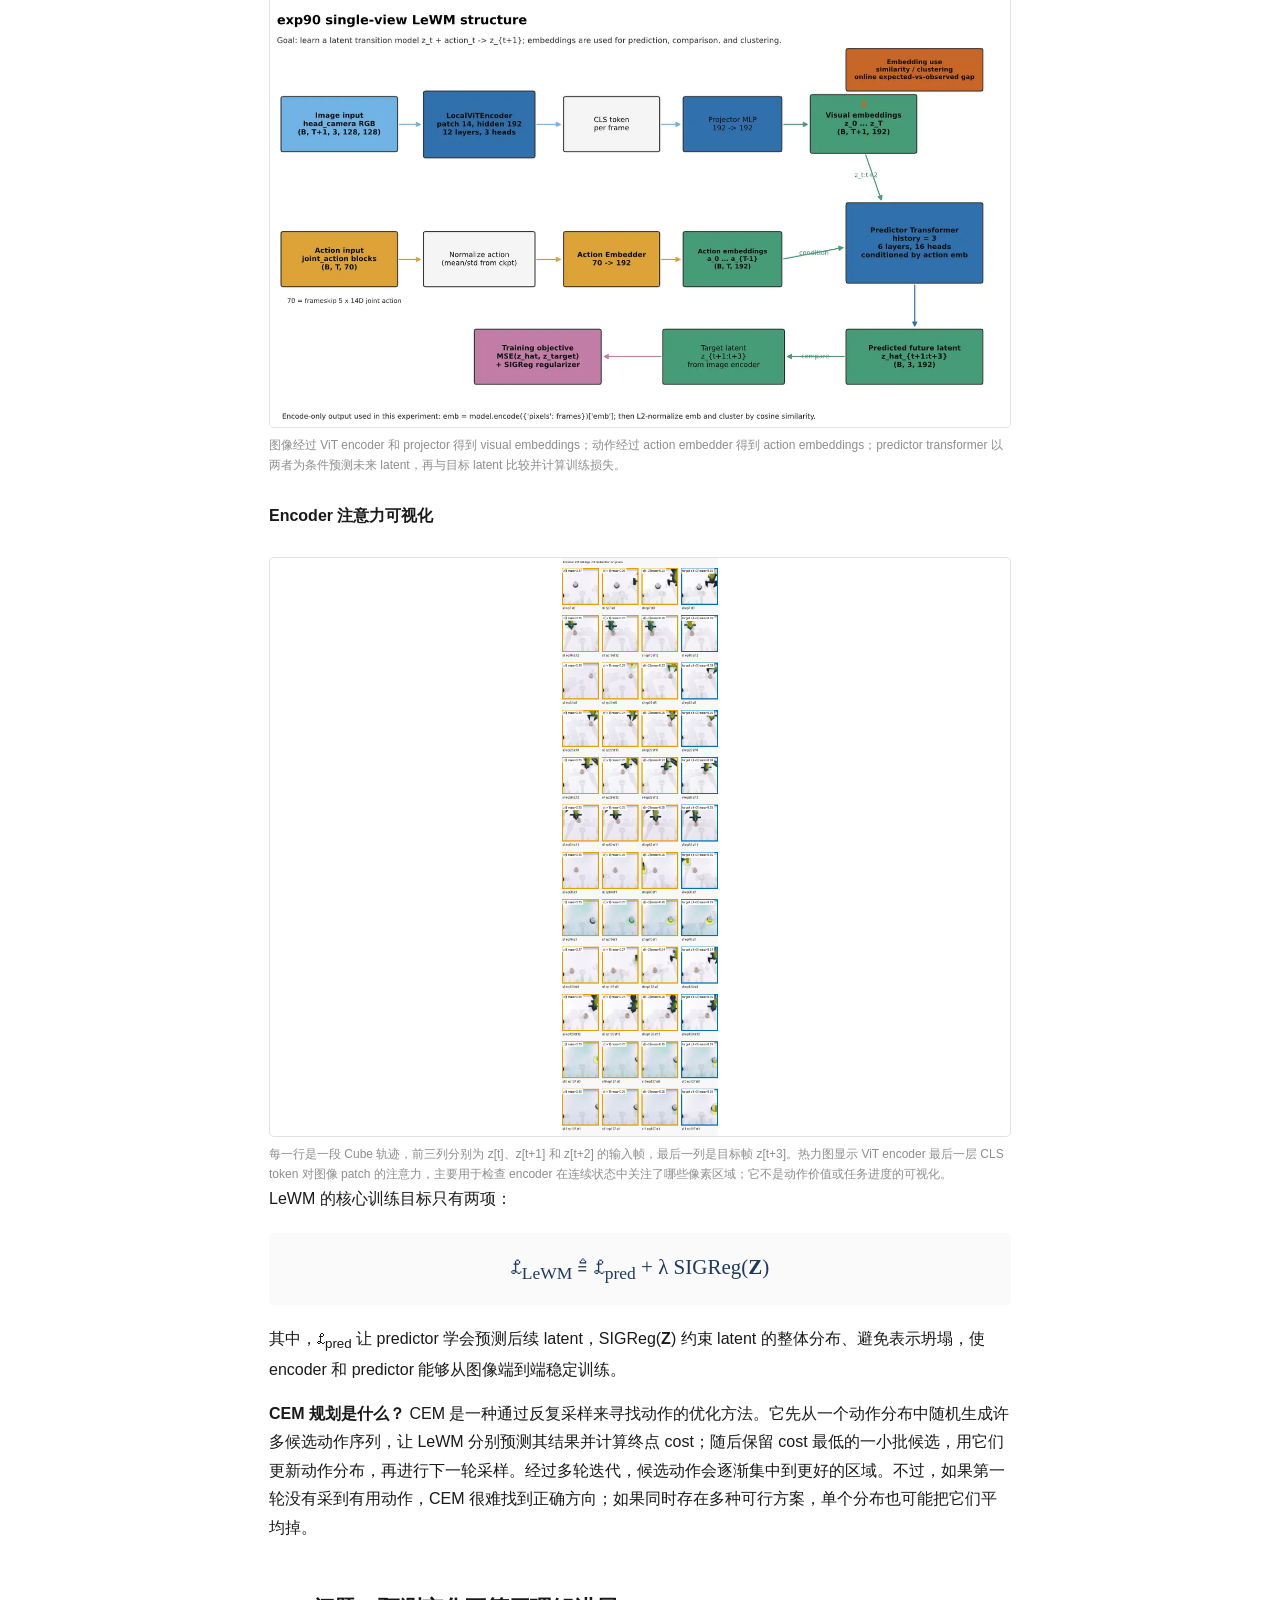
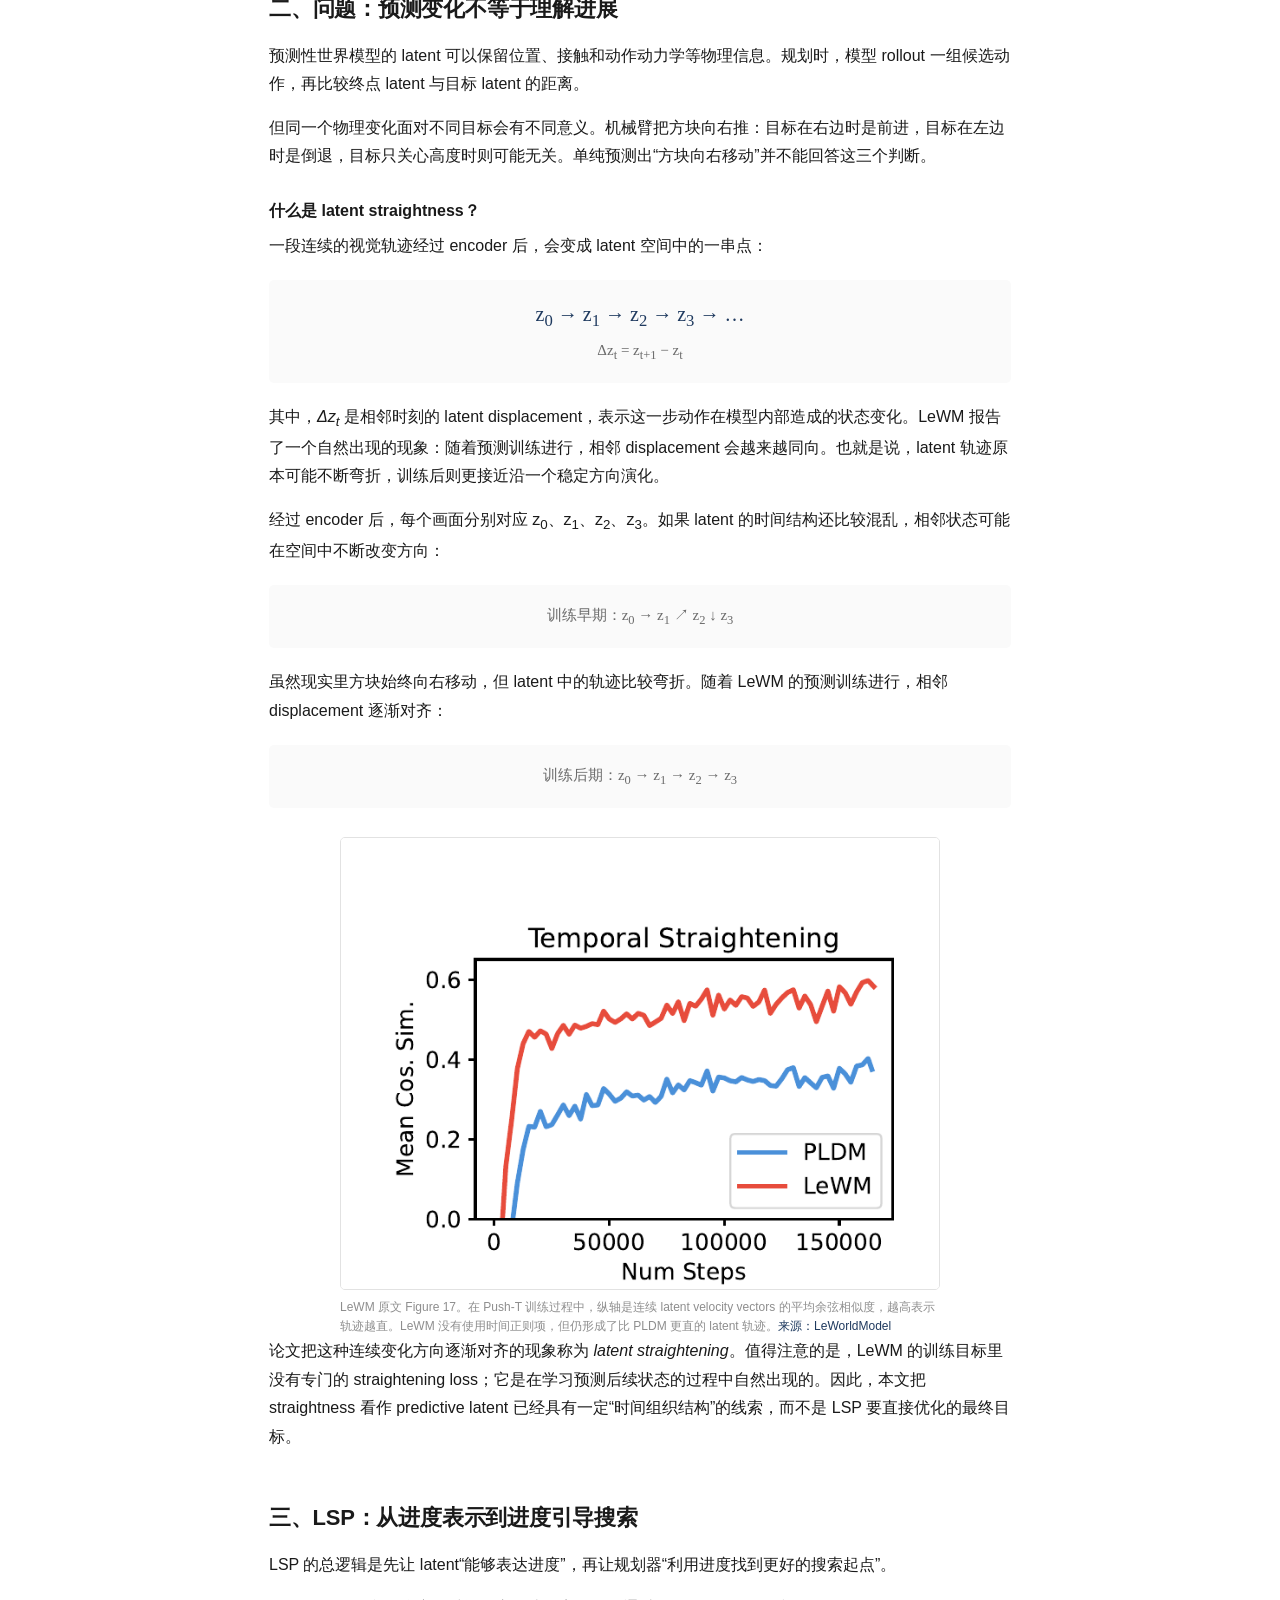
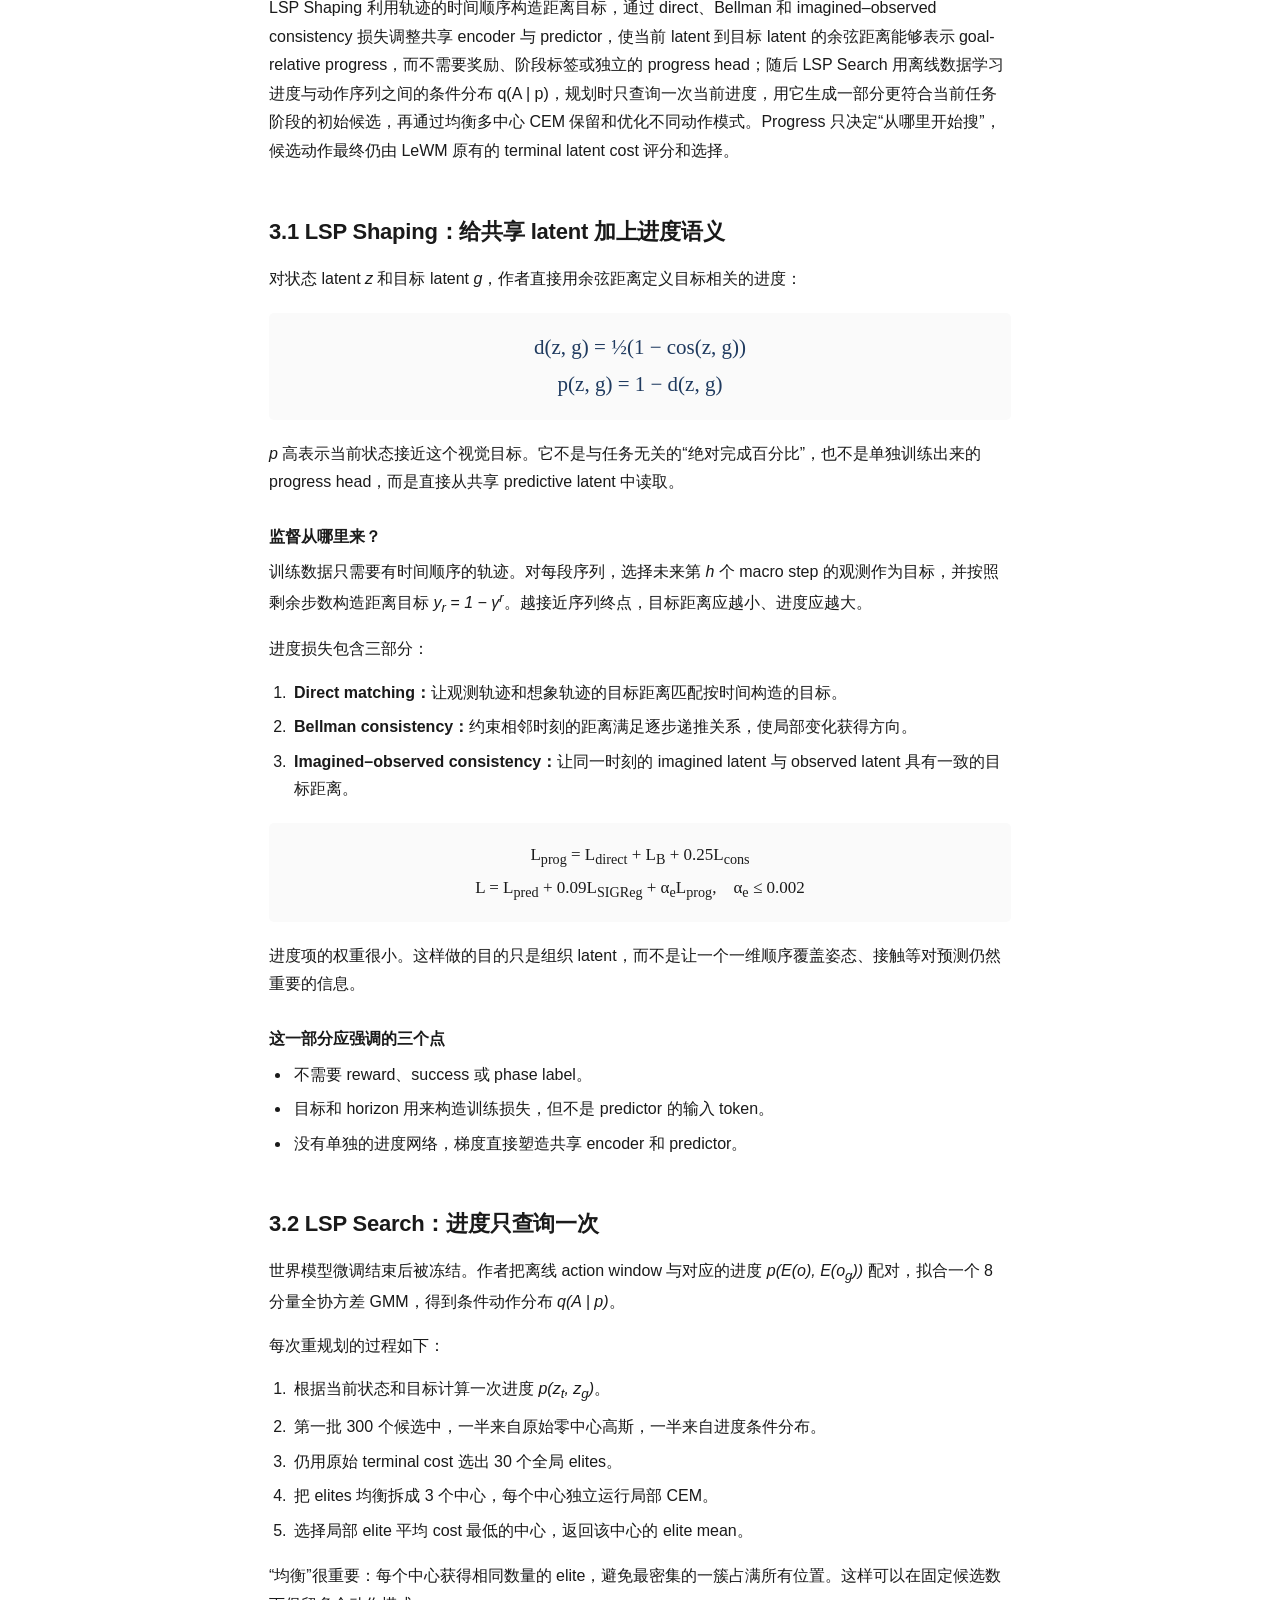
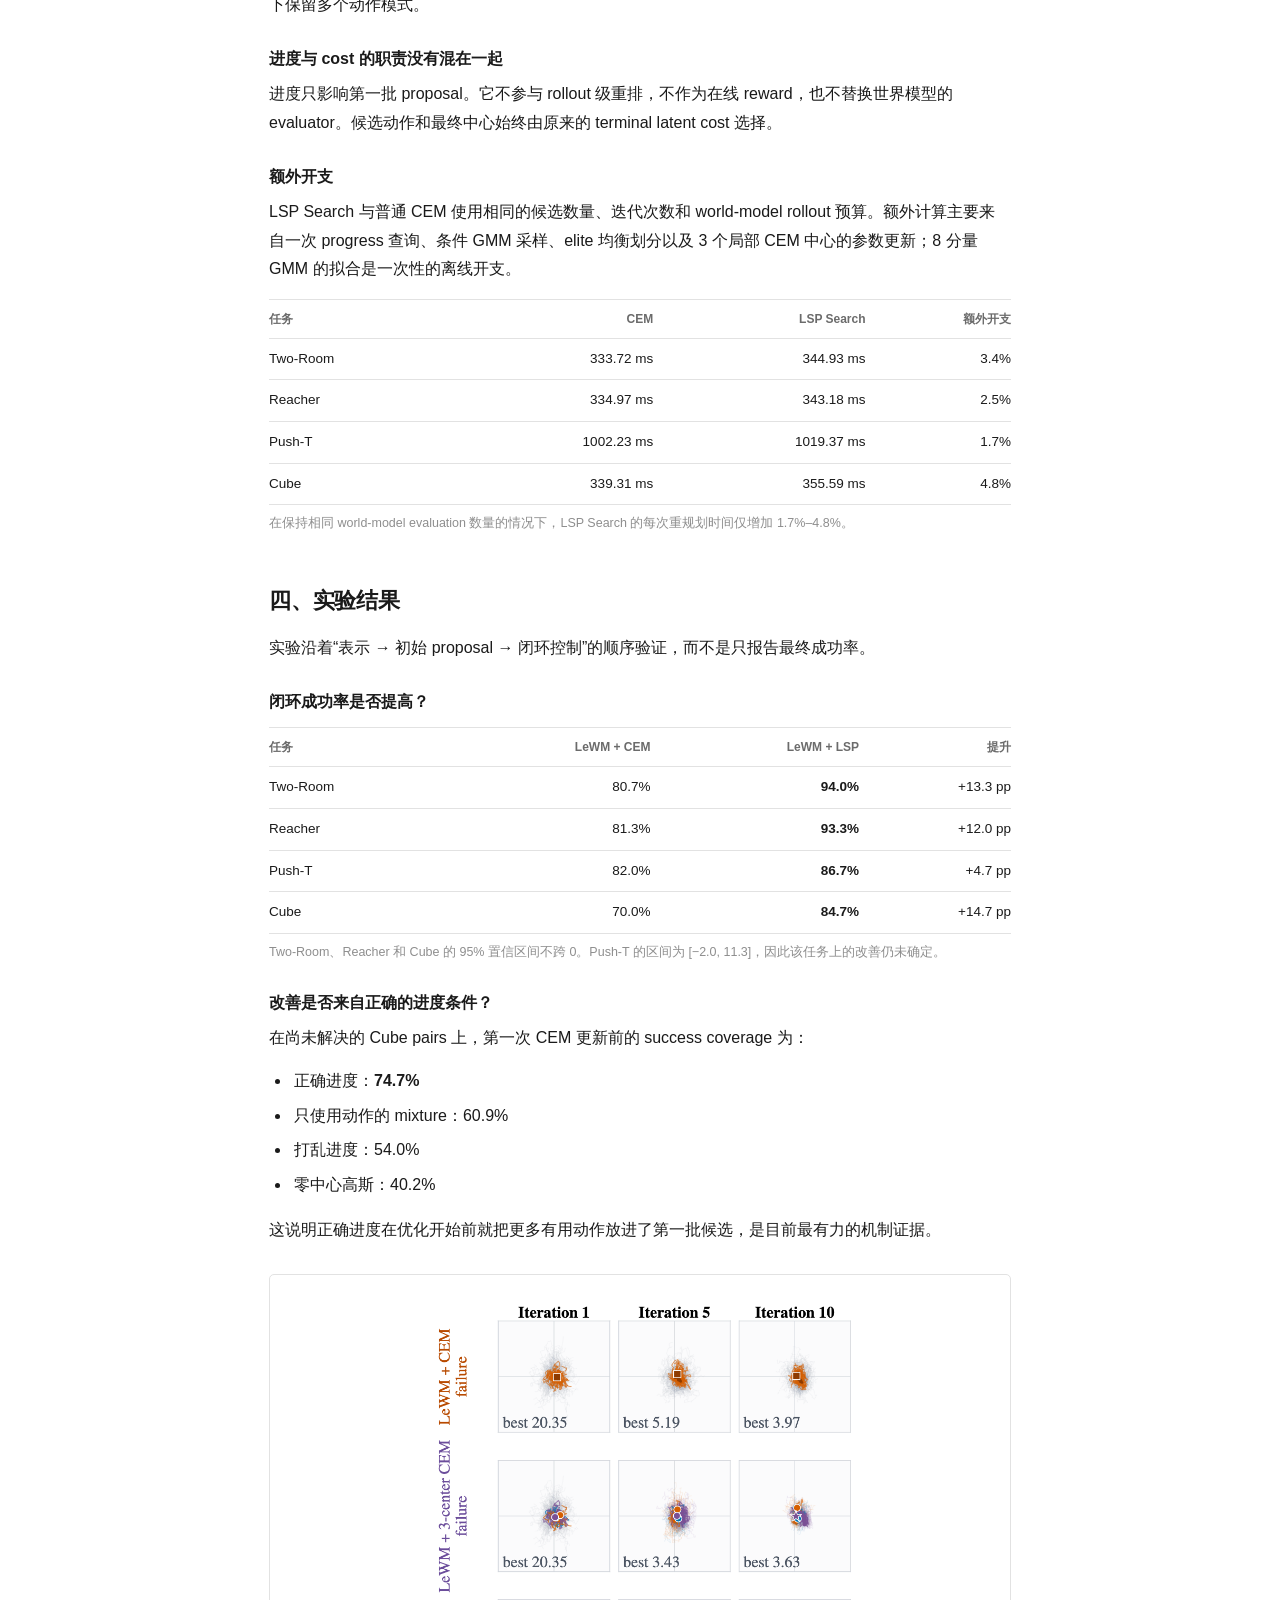
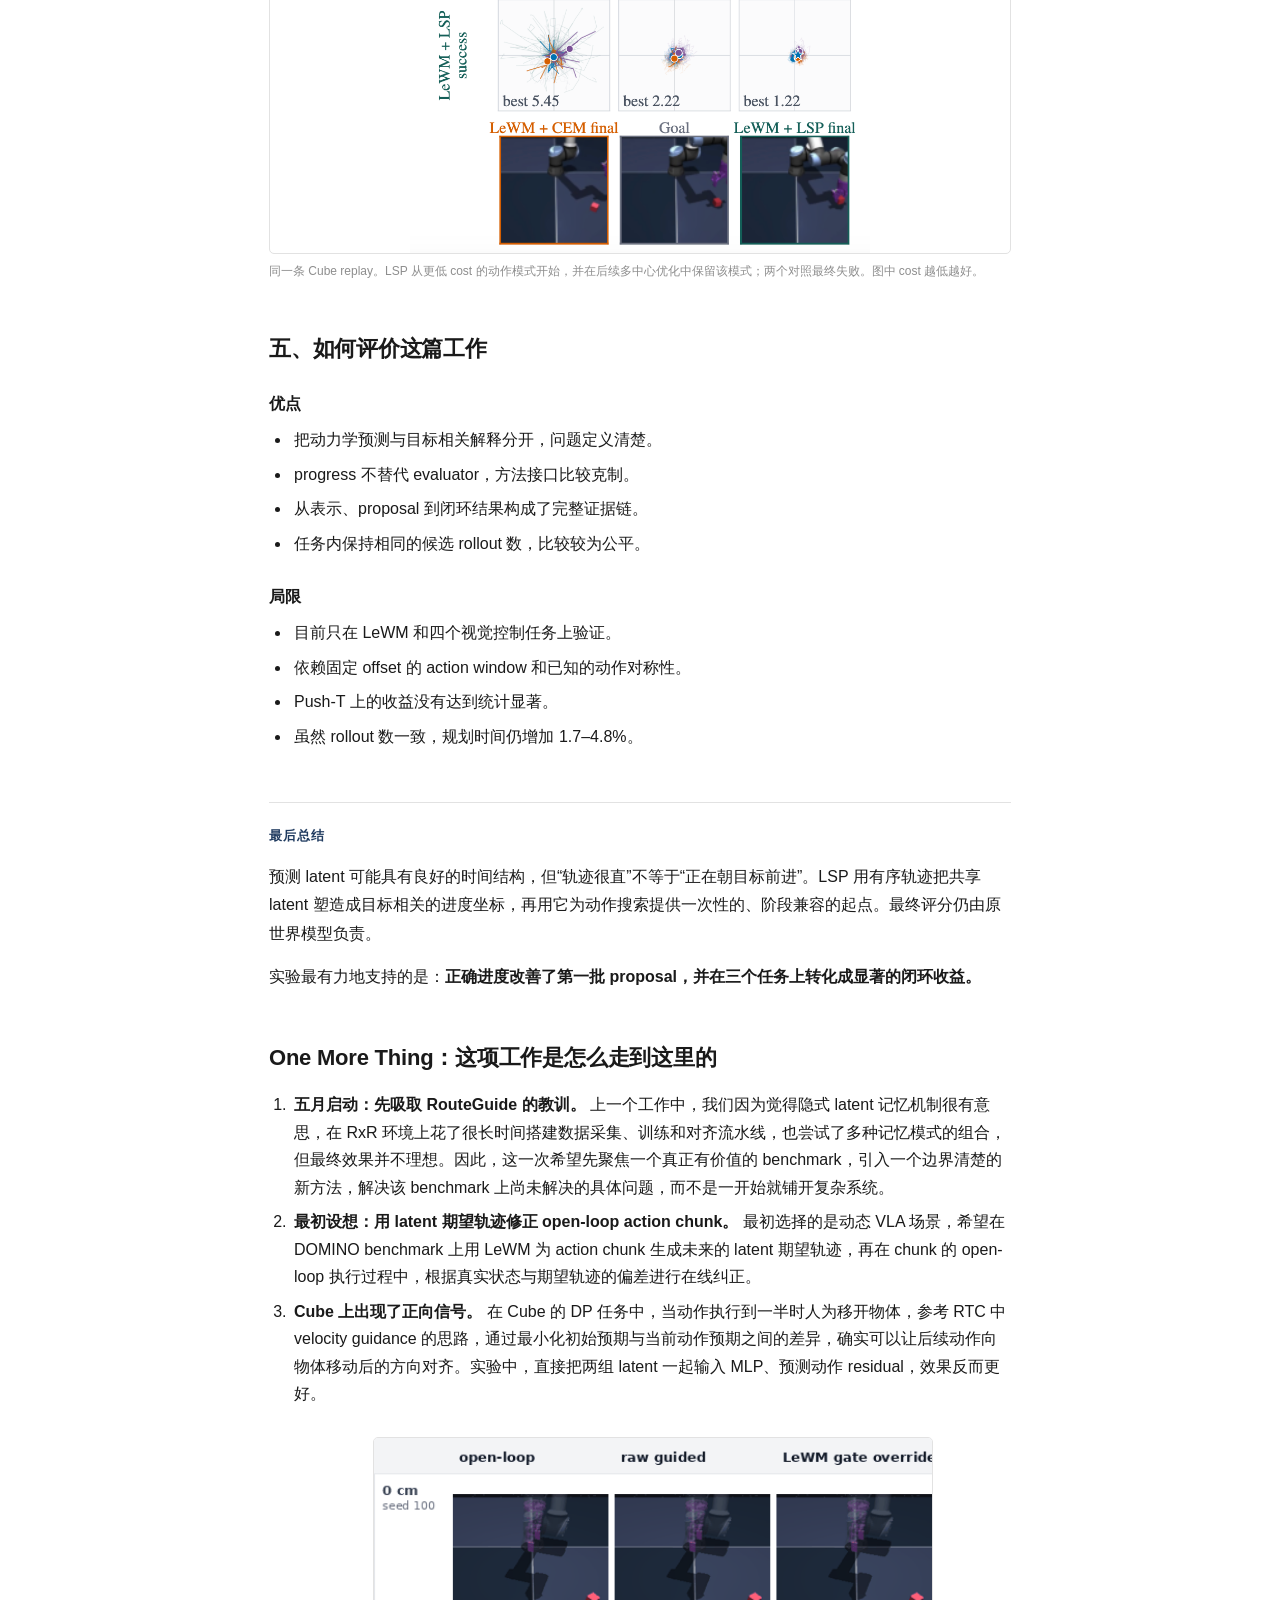
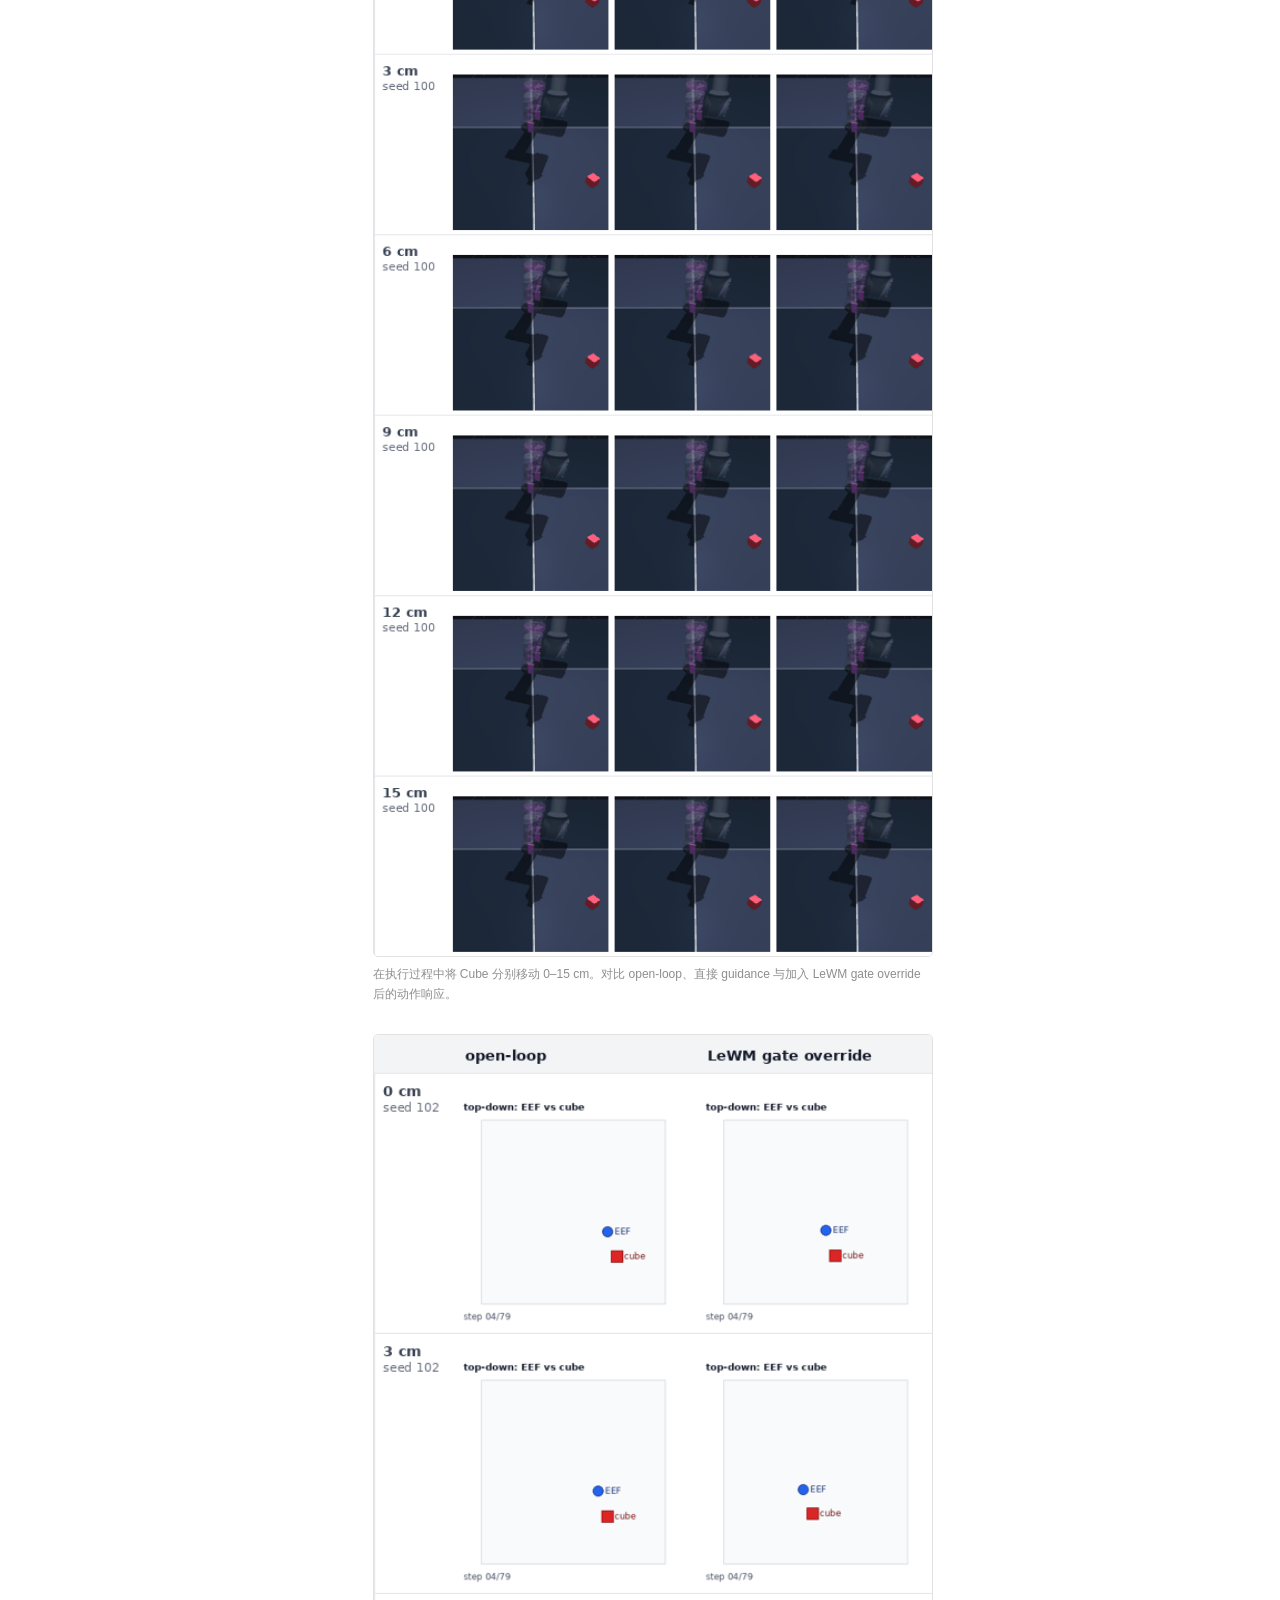
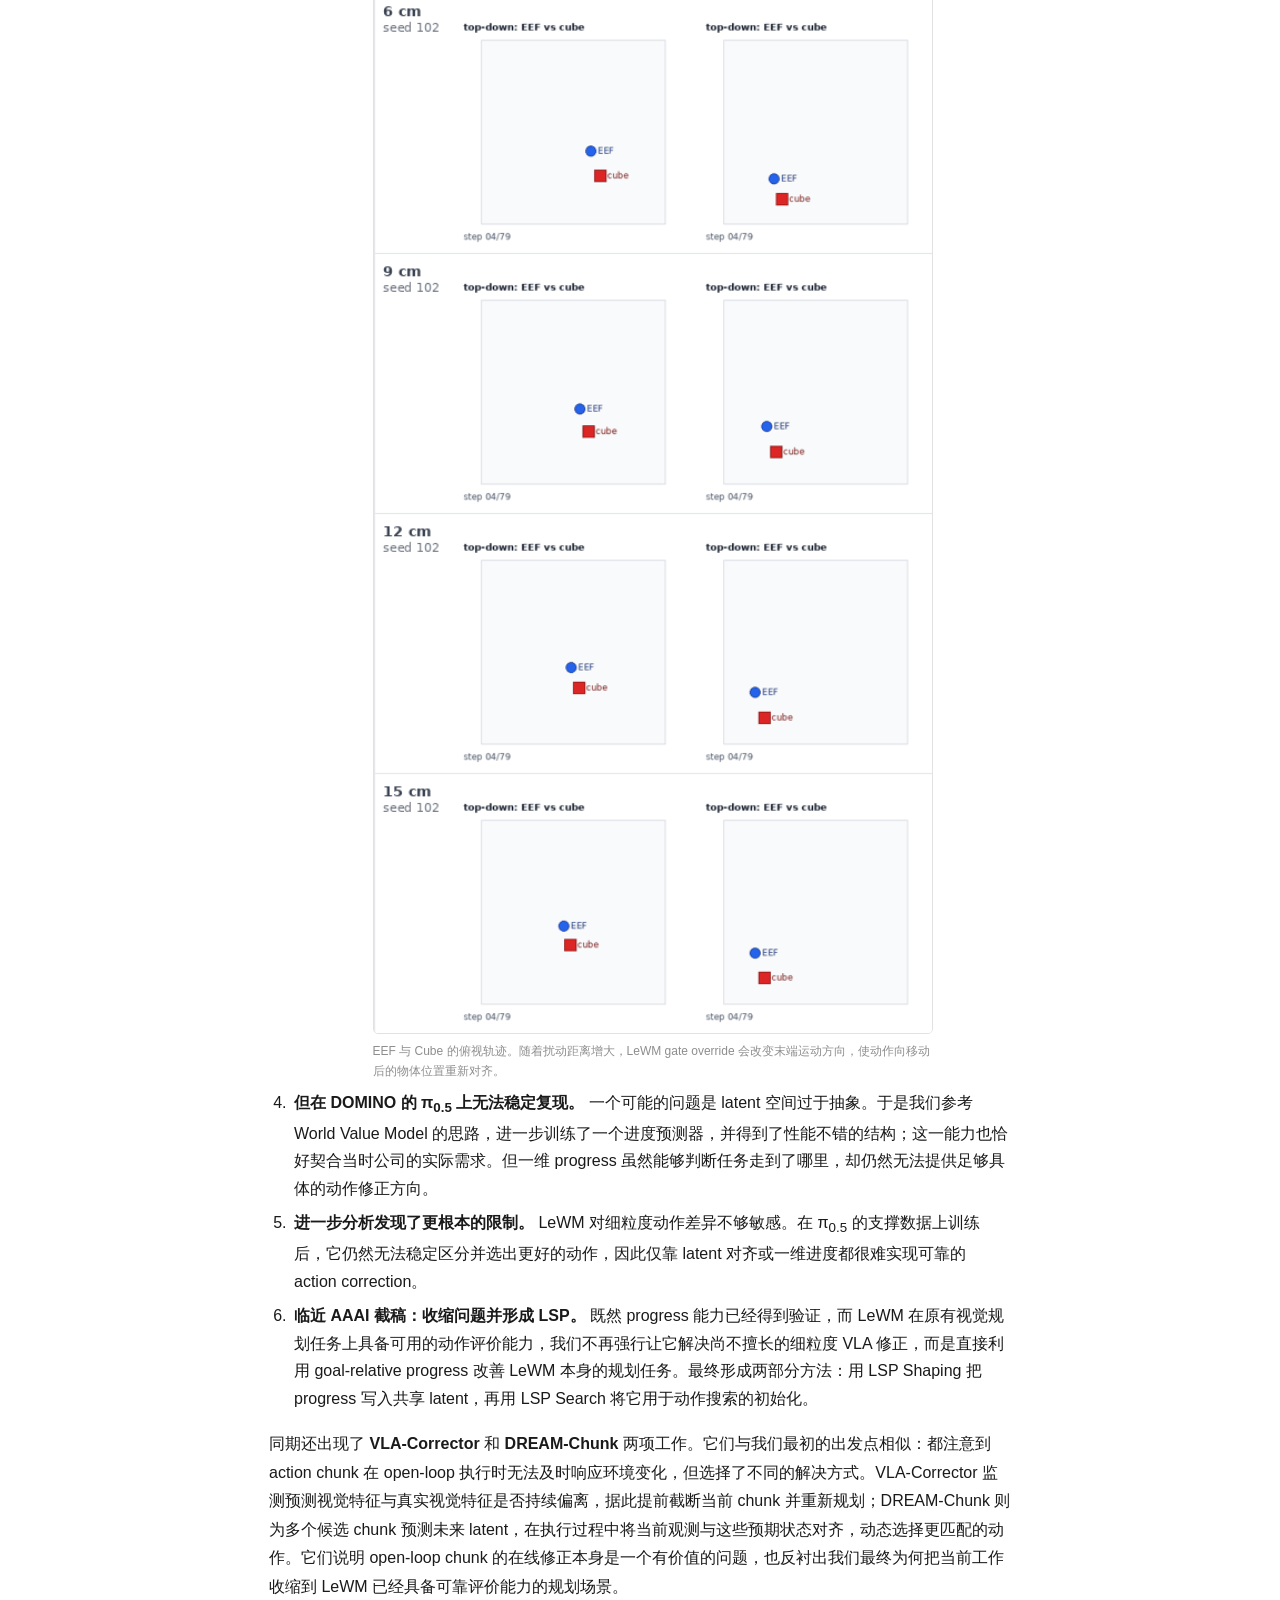
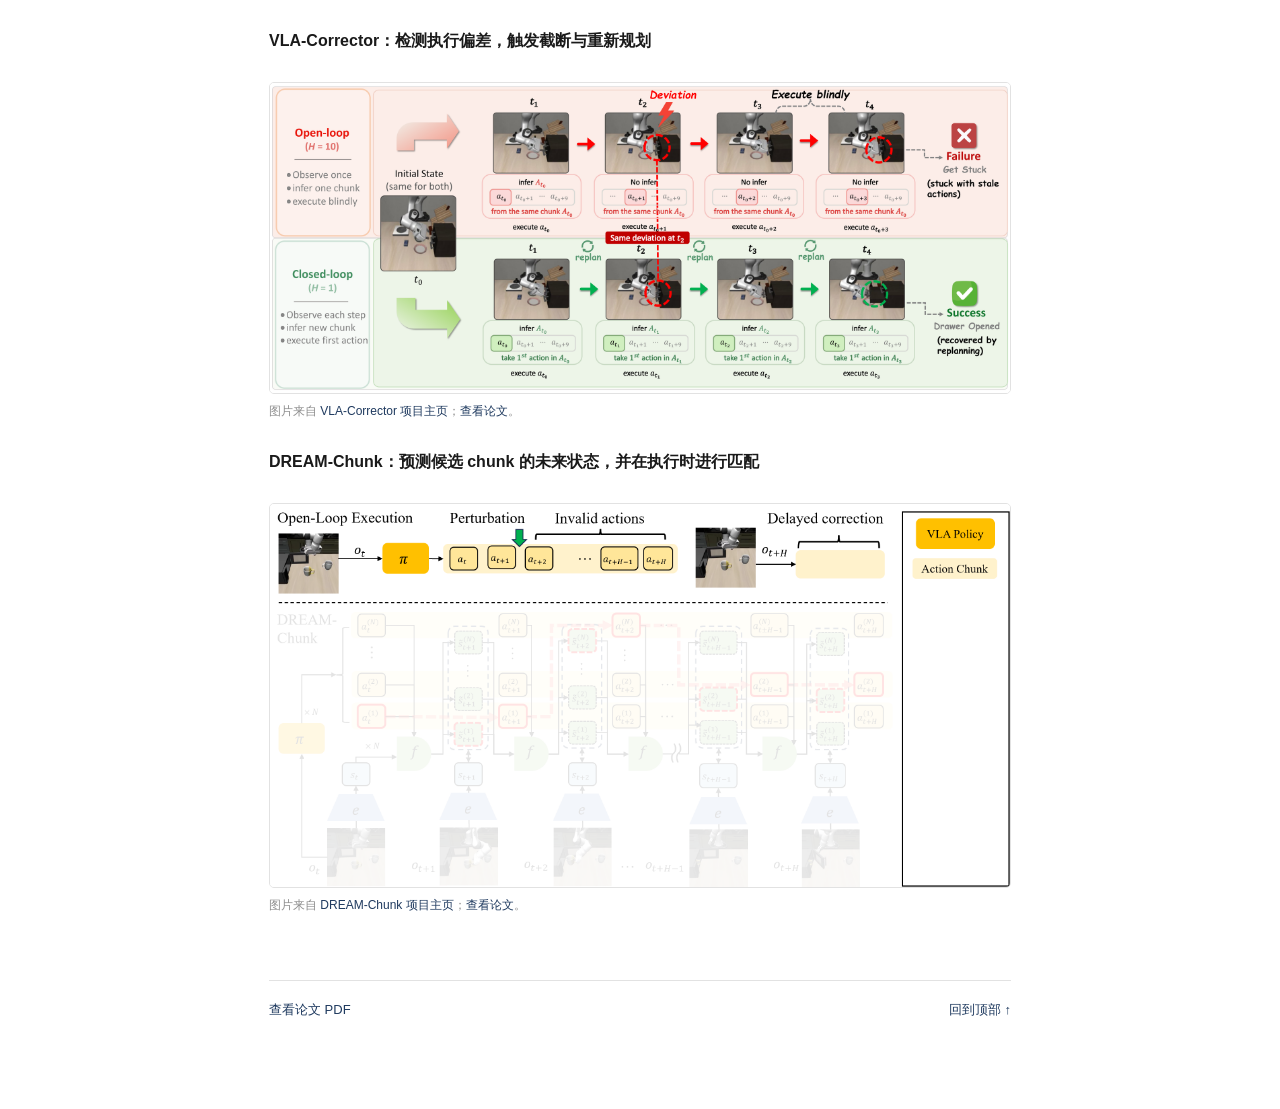
<file: imagine-interpret-act-talk.html>
<!doctype html>
<html lang="zh-CN">
<head>
<meta charset="utf-8">
<meta name="viewport" content="width=device-width, initial-scale=1">
<title>Imagine, Interpret, Act｜研究博客</title>
<meta name="description" content="从 LeWM 的 latent straightening 出发，讲解 LSP 如何把目标相关进度写入世界模型表示，并用它改善动作搜索。">
<link rel="stylesheet" href="style.css">
<link rel="stylesheet" href="paper-talk.css">
</head>
<body id="top">
<div class="paper-wrap">
  <nav class="paper-nav" aria-label="页面导航">
    <a href="blog.html">← 返回博客</a>
    <span><a href="zh.html">主页</a> · <a href="imagine-interpret-act.pdf" target="_blank" rel="noopener noreferrer">论文 PDF</a></span>
  </nav>

  <header class="paper-hero">
    <p class="paper-meta">研究博客 · 论文解读</p>
    <h1>Imagine, Interpret, Act</h1>
    <p class="paper-subtitle">Giving Temporal Latents a Sense of Progress</p>
    <p class="paper-authors"><strong>Yiqun Zhou</strong>, Jiaxiang Zhou, Yizheng Huang, Xiao Liu, Yuechen Wu, Feixiang Jing</p>
  </header>

  <main>
    <section class="summary">
      <h2>一句话概括</h2>
      <p>世界模型能够预测“动作之后会发生什么”，但未必理解这个变化是否让任务更接近目标。本文提出 Latent Sense of Progress（LSP）：先把预测 latent 组织成一个面向当前目标的进度坐标，再用这个进度改善动作搜索的初始候选。</p>
      <p><strong>最重要的设计边界：</strong>进度只负责告诉规划器“从哪里开始搜”，最终候选仍由原世界模型的 terminal cost 评分。</p>
    </section>

    <section class="outline">
      <h2>本文结构</h2>
      <ol>
        <li><a href="#baseline">LeWM 与 CEM 基线</a></li>
        <li><a href="#problem">问题与动机</a></li>
        <li><a href="#method">LSP 总体逻辑</a></li>
        <li><a href="#shaping">Shaping 与 Search</a></li>
        <li><a href="#results">实验结果</a></li>
        <li><a href="#history">研究过程</a></li>
      </ol>
    </section>

    <section id="baseline">
      <h2>一、基线：LeWM 如何用 CEM 规划</h2>
      <figure>
        <img src="lewm-latent-planning.png" alt="LeWM 在 latent 空间中的规划流程">
        <figcaption>LeWM latent planning：当前观测与目标观测分别经过 encoder 得到 z<sub>1</sub> 和 z<sub>g</sub>；predictor 根据候选动作序列 rollout 至 ẑ<sub>H</sub>；终端 latent cost 再指导 solver 更新动作，循环寻找更好的计划。</figcaption>
      </figure>
      <p><strong>LeWM 是什么？</strong> LeWM 是一个从图像学习的 latent world model。它先用同一个 encoder 把当前画面和目标画面压缩成 latent 表示，再根据一串候选动作，在 latent 空间里预测这些动作执行后会到达什么状态。预测终点越接近目标 latent，说明这串动作看起来越有希望。整个过程不需要先生成未来图像，只需在更紧凑的 latent 空间中预测和比较。</p>
      <h3>LeWM 的结构</h3>
      <figure>
        <img src="lewm-structure.png" alt="LeWM 的图像编码、动作编码与未来 latent 预测结构" loading="lazy">
        <figcaption>图像经过 ViT encoder 和 projector 得到 visual embeddings；动作经过 action embedder 得到 action embeddings；predictor transformer 以两者为条件预测未来 latent，再与目标 latent 比较并计算训练损失。</figcaption>
      </figure>
      <h3>Encoder 注意力可视化</h3>
      <figure>
        <img src="lewm-attention-visualization.png" alt="LeWM encoder 在连续观测和目标帧上的注意力可视化" loading="lazy">
        <figcaption>每一行是一段 Cube 轨迹，前三列分别为 z[t]、z[t+1] 和 z[t+2] 的输入帧，最后一列是目标帧 z[t+3]。热力图显示 ViT encoder 最后一层 CLS token 对图像 patch 的注意力，主要用于检查 encoder 在连续状态中关注了哪些像素区域；它不是动作价值或任务进度的可视化。</figcaption>
      </figure>
      <p>LeWM 的核心训练目标只有两项：</p>
      <div class="equation main-equation">
        <p>ℒ<sub>LeWM</sub> ≜ ℒ<sub>pred</sub> + λ SIGReg(<b>Z</b>)</p>
      </div>
      <p>其中，ℒ<sub>pred</sub> 让 predictor 学会预测后续 latent，SIGReg(<b>Z</b>) 约束 latent 的整体分布、避免表示坍塌，使 encoder 和 predictor 能够从图像端到端稳定训练。</p>
      <p><strong>CEM 规划是什么？</strong> CEM 是一种通过反复采样来寻找动作的优化方法。它先从一个动作分布中随机生成许多候选动作序列，让 LeWM 分别预测其结果并计算终点 cost；随后保留 cost 最低的一小批候选，用它们更新动作分布，再进行下一轮采样。经过多轮迭代，候选动作会逐渐集中到更好的区域。不过，如果第一轮没有采到有用动作，CEM 很难找到正确方向；如果同时存在多种可行方案，单个分布也可能把它们平均掉。</p>
    </section>

    <section id="problem">
      <h2>二、问题：预测变化不等于理解进展</h2>
      <p>预测性世界模型的 latent 可以保留位置、接触和动作动力学等物理信息。规划时，模型 rollout 一组候选动作，再比较终点 latent 与目标 latent 的距离。</p>
      <p>但同一个物理变化面对不同目标会有不同意义。机械臂把方块向右推：目标在右边时是前进，目标在左边时是倒退，目标只关心高度时则可能无关。单纯预测出“方块向右移动”并不能回答这三个判断。</p>
      <h3>什么是 latent straightness？</h3>
      <p>一段连续的视觉轨迹经过 encoder 后，会变成 latent 空间中的一串点：</p>
      <div class="equation compact-equation">
        <p>z<sub>0</sub> → z<sub>1</sub> → z<sub>2</sub> → z<sub>3</sub> → …</p>
        <p>Δz<sub>t</sub> = z<sub>t+1</sub> − z<sub>t</sub></p>
      </div>
      <p>其中，<em>Δz<sub>t</sub></em> 是相邻时刻的 latent displacement，表示这一步动作在模型内部造成的状态变化。LeWM 报告了一个自然出现的现象：随着预测训练进行，相邻 displacement 会越来越同向。也就是说，latent 轨迹原本可能不断弯折，训练后则更接近沿一个稳定方向演化。</p>
      <p>经过 encoder 后，每个画面分别对应 z<sub>0</sub>、z<sub>1</sub>、z<sub>2</sub>、z<sub>3</sub>。如果 latent 的时间结构还比较混乱，相邻状态可能在空间中不断改变方向：</p>
      <div class="equation compact-equation">
        <p>训练早期：z<sub>0</sub> → z<sub>1</sub> ↗ z<sub>2</sub> ↓ z<sub>3</sub></p>
      </div>
      <p>虽然现实里方块始终向右移动，但 latent 中的轨迹比较弯折。随着 LeWM 的预测训练进行，相邻 displacement 逐渐对齐：</p>
      <div class="equation compact-equation">
        <p>训练后期：z<sub>0</sub> → z<sub>1</sub> → z<sub>2</sub> → z<sub>3</sub></p>
      </div>
      <figure class="inline-figure">
        <img src="lewm-latent-straightening.png" alt="Push-T 训练过程中 PLDM 与 LeWM 的 latent straightness 曲线">
        <figcaption>LeWM 原文 Figure 17。在 Push-T 训练过程中，纵轴是连续 latent velocity vectors 的平均余弦相似度，越高表示轨迹越直。LeWM 没有使用时间正则项，但仍形成了比 PLDM 更直的 latent 轨迹。<a href="https://arxiv.org/abs/2603.19312" target="_blank" rel="noopener noreferrer">来源：LeWorldModel</a></figcaption>
      </figure>
      <p>论文把这种连续变化方向逐渐对齐的现象称为 <em>latent straightening</em>。值得注意的是，LeWM 的训练目标里没有专门的 straightening loss；它是在学习预测后续状态的过程中自然出现的。因此，本文把 straightness 看作 predictive latent 已经具有一定“时间组织结构”的线索，而不是 LSP 要直接优化的最终目标。</p>
    </section>

    <section id="method">
      <h2>三、LSP：从进度表示到进度引导搜索</h2>
      <p>LSP 的总逻辑是先让 latent“能够表达进度”，再让规划器“利用进度找到更好的搜索起点”。</p>
      <p>LSP Shaping 利用轨迹的时间顺序构造距离目标，通过 direct、Bellman 和 imagined–observed consistency 损失调整共享 encoder 与 predictor，使当前 latent 到目标 latent 的余弦距离能够表示 goal-relative progress，而不需要奖励、阶段标签或独立的 progress head；随后 LSP Search 用离线数据学习进度与动作序列之间的条件分布 q(A | p)，规划时只查询一次当前进度，用它生成一部分更符合当前任务阶段的初始候选，再通过均衡多中心 CEM 保留和优化不同动作模式。Progress 只决定“从哪里开始搜”，候选动作最终仍由 LeWM 原有的 terminal latent cost 评分和选择。</p>
    </section>

    <section id="shaping">
      <h2>3.1 LSP Shaping：给共享 latent 加上进度语义</h2>
      <p>对状态 latent <em>z</em> 和目标 latent <em>g</em>，作者直接用余弦距离定义目标相关的进度：</p>
      <div class="equation main-equation">
        <p>d(z, g) = ½(1 − cos(z, g))</p>
        <p>p(z, g) = 1 − d(z, g)</p>
      </div>
      <p><em>p</em> 高表示当前状态接近这个视觉目标。它不是与任务无关的“绝对完成百分比”，也不是单独训练出来的 progress head，而是直接从共享 predictive latent 中读取。</p>
      <h3>监督从哪里来？</h3>
      <p>训练数据只需要有时间顺序的轨迹。对每段序列，选择未来第 <em>h</em> 个 macro step 的观测作为目标，并按照剩余步数构造距离目标 <em>y<sub>r</sub> = 1 − γ<sup>r</sup></em>。越接近序列终点，目标距离应越小、进度应越大。</p>
      <p>进度损失包含三部分：</p>
      <ol>
        <li><strong>Direct matching：</strong>让观测轨迹和想象轨迹的目标距离匹配按时间构造的目标。</li>
        <li><strong>Bellman consistency：</strong>约束相邻时刻的距离满足逐步递推关系，使局部变化获得方向。</li>
        <li><strong>Imagined–observed consistency：</strong>让同一时刻的 imagined latent 与 observed latent 具有一致的目标距离。</li>
      </ol>
      <div class="equation">
        <p>L<sub>prog</sub> = L<sub>direct</sub> + L<sub>B</sub> + 0.25L<sub>cons</sub></p>
        <p>L = L<sub>pred</sub> + 0.09L<sub>SIGReg</sub> + α<sub>e</sub>L<sub>prog</sub>,　α<sub>e</sub> ≤ 0.002</p>
      </div>
      <p>进度项的权重很小。这样做的目的只是组织 latent，而不是让一个一维顺序覆盖姿态、接触等对预测仍然重要的信息。</p>
      <h3>这一部分应强调的三个点</h3>
      <ul>
        <li>不需要 reward、success 或 phase label。</li>
        <li>目标和 horizon 用来构造训练损失，但不是 predictor 的输入 token。</li>
        <li>没有单独的进度网络，梯度直接塑造共享 encoder 和 predictor。</li>
      </ul>
    </section>

    <section id="search">
      <h2>3.2 LSP Search：进度只查询一次</h2>
      <p>世界模型微调结束后被冻结。作者把离线 action window 与对应的进度 <em>p(E(o), E(o<sub>g</sub>))</em> 配对，拟合一个 8 分量全协方差 GMM，得到条件动作分布 <em>q(A | p)</em>。</p>
      <p>每次重规划的过程如下：</p>
      <ol>
        <li>根据当前状态和目标计算一次进度 <em>p(z<sub>t</sub>, z<sub>g</sub>)</em>。</li>
        <li>第一批 300 个候选中，一半来自原始零中心高斯，一半来自进度条件分布。</li>
        <li>仍用原始 terminal cost 选出 30 个全局 elites。</li>
        <li>把 elites 均衡拆成 3 个中心，每个中心独立运行局部 CEM。</li>
        <li>选择局部 elite 平均 cost 最低的中心，返回该中心的 elite mean。</li>
      </ol>
      <p>“均衡”很重要：每个中心获得相同数量的 elite，避免最密集的一簇占满所有位置。这样可以在固定候选数下保留多个动作模式。</p>
      <h3>进度与 cost 的职责没有混在一起</h3>
      <p>进度只影响第一批 proposal。它不参与 rollout 级重排，不作为在线 reward，也不替换世界模型的 evaluator。候选动作和最终中心始终由原来的 terminal latent cost 选择。</p>
      <h3>额外开支</h3>
      <p>LSP Search 与普通 CEM 使用相同的候选数量、迭代次数和 world-model rollout 预算。额外计算主要来自一次 progress 查询、条件 GMM 采样、elite 均衡划分以及 3 个局部 CEM 中心的参数更新；8 分量 GMM 的拟合是一次性的离线开支。</p>
      <table>
        <thead><tr><th>任务</th><th>CEM</th><th>LSP Search</th><th>额外开支</th></tr></thead>
        <tbody>
          <tr><td>Two-Room</td><td>333.72 ms</td><td>344.93 ms</td><td>3.4%</td></tr>
          <tr><td>Reacher</td><td>334.97 ms</td><td>343.18 ms</td><td>2.5%</td></tr>
          <tr><td>Push-T</td><td>1002.23 ms</td><td>1019.37 ms</td><td>1.7%</td></tr>
          <tr><td>Cube</td><td>339.31 ms</td><td>355.59 ms</td><td>4.8%</td></tr>
        </tbody>
      </table>
      <p class="note">在保持相同 world-model evaluation 数量的情况下，LSP Search 的每次重规划时间仅增加 1.7%–4.8%。</p>
    </section>

    <section id="results">
      <h2>四、实验结果</h2>
      <p>实验沿着“表示 → 初始 proposal → 闭环控制”的顺序验证，而不是只报告最终成功率。</p>
      <h3>闭环成功率是否提高？</h3>
      <table>
        <thead><tr><th>任务</th><th>LeWM + CEM</th><th>LeWM + LSP</th><th>提升</th></tr></thead>
        <tbody>
          <tr><td>Two-Room</td><td>80.7%</td><td><strong>94.0%</strong></td><td>+13.3 pp</td></tr>
          <tr><td>Reacher</td><td>81.3%</td><td><strong>93.3%</strong></td><td>+12.0 pp</td></tr>
          <tr><td>Push-T</td><td>82.0%</td><td><strong>86.7%</strong></td><td>+4.7 pp</td></tr>
          <tr><td>Cube</td><td>70.0%</td><td><strong>84.7%</strong></td><td>+14.7 pp</td></tr>
        </tbody>
      </table>
      <p class="note">Two-Room、Reacher 和 Cube 的 95% 置信区间不跨 0。Push-T 的区间为 [−2.0, 11.3]，因此该任务上的改善仍未确定。</p>
      <h3>改善是否来自正确的进度条件？</h3>
      <p>在尚未解决的 Cube pairs 上，第一次 CEM 更新前的 success coverage 为：</p>
      <ul>
        <li>正确进度：<strong>74.7%</strong></li>
        <li>只使用动作的 mixture：60.9%</li>
        <li>打乱进度：54.0%</li>
        <li>零中心高斯：40.2%</li>
      </ul>
      <p>这说明正确进度在优化开始前就把更多有用动作放进了第一批候选，是目前最有力的机制证据。</p>
      <figure>
        <img src="imagine-interpret-act.png" alt="LeWM 加 CEM、三中心 CEM 与 LSP 在 Cube 任务中的搜索迭代对比" loading="lazy">
        <figcaption>同一条 Cube replay。LSP 从更低 cost 的动作模式开始，并在后续多中心优化中保留该模式；两个对照最终失败。图中 cost 越低越好。</figcaption>
      </figure>
    </section>

    <section id="discussion">
      <h2>五、如何评价这篇工作</h2>
      <h3>优点</h3>
      <ul>
        <li>把动力学预测与目标相关解释分开，问题定义清楚。</li>
        <li>progress 不替代 evaluator，方法接口比较克制。</li>
        <li>从表示、proposal 到闭环结果构成了完整证据链。</li>
        <li>任务内保持相同的候选 rollout 数，比较较为公平。</li>
      </ul>
      <h3>局限</h3>
      <ul>
        <li>目前只在 LeWM 和四个视觉控制任务上验证。</li>
        <li>依赖固定 offset 的 action window 和已知的动作对称性。</li>
        <li>Push-T 上的收益没有达到统计显著。</li>
        <li>虽然 rollout 数一致，规划时间仍增加 1.7–4.8%。</li>
      </ul>
    </section>

    <section class="closing">
      <h2>最后总结</h2>
      <p>预测 latent 可能具有良好的时间结构，但“轨迹很直”不等于“正在朝目标前进”。LSP 用有序轨迹把共享 latent 塑造成目标相关的进度坐标，再用它为动作搜索提供一次性的、阶段兼容的起点。最终评分仍由原世界模型负责。</p>
      <p>实验最有力地支持的是：<strong>正确进度改善了第一批 proposal，并在三个任务上转化成显著的闭环收益。</strong></p>
    </section>

    <section id="history">
      <h2>One More Thing：这项工作是怎么走到这里的</h2>
      <ol class="research-history">
        <li><strong>五月启动：先吸取 RouteGuide 的教训。</strong> 上一个工作中，我们因为觉得隐式 latent 记忆机制很有意思，在 RxR 环境上花了很长时间搭建数据采集、训练和对齐流水线，也尝试了多种记忆模式的组合，但最终效果并不理想。因此，这一次希望先聚焦一个真正有价值的 benchmark，引入一个边界清楚的新方法，解决该 benchmark 上尚未解决的具体问题，而不是一开始就铺开复杂系统。</li>
        <li><strong>最初设想：用 latent 期望轨迹修正 open-loop action chunk。</strong> 最初选择的是动态 VLA 场景，希望在 DOMINO benchmark 上用 LeWM 为 action chunk 生成未来的 latent 期望轨迹，再在 chunk 的 open-loop 执行过程中，根据真实状态与期望轨迹的偏差进行在线纠正。</li>
        <li><strong>Cube 上出现了正向信号。</strong> 在 Cube 的 DP 任务中，当动作执行到一半时人为移开物体，参考 RTC 中 velocity guidance 的思路，通过最小化初始预期与当前动作预期之间的差异，确实可以让后续动作向物体移动后的方向对齐。实验中，直接把两组 latent 一起输入 MLP、预测动作 residual，效果反而更好。
          <figure class="experiment-gif">
            <a href="cube-perturbation-rollouts.gif" target="_blank"><img src="cube-perturbation-rollouts.gif" alt="不同扰动距离下 open-loop、raw guided 与 LeWM gate override 的 Cube 执行对比" loading="lazy"></a>
            <figcaption>在执行过程中将 Cube 分别移动 0–15 cm。对比 open-loop、直接 guidance 与加入 LeWM gate override 后的动作响应。</figcaption>
          </figure>
          <figure class="experiment-gif">
            <a href="cube-perturbation-topdown.gif" target="_blank"><img src="cube-perturbation-topdown.gif" alt="不同扰动距离下 open-loop 与 LeWM gate override 的 EEF 和 Cube 俯视轨迹" loading="lazy"></a>
            <figcaption>EEF 与 Cube 的俯视轨迹。随着扰动距离增大，LeWM gate override 会改变末端运动方向，使动作向移动后的物体位置重新对齐。</figcaption>
          </figure>
        </li>
        <li><strong>但在 DOMINO 的 π<sub>0.5</sub> 上无法稳定复现。</strong> 一个可能的问题是 latent 空间过于抽象。于是我们参考 World Value Model 的思路，进一步训练了一个进度预测器，并得到了性能不错的结构；这一能力也恰好契合当时公司的实际需求。但一维 progress 虽然能够判断任务走到了哪里，却仍然无法提供足够具体的动作修正方向。</li>
        <li><strong>进一步分析发现了更根本的限制。</strong> LeWM 对细粒度动作差异不够敏感。在 π<sub>0.5</sub> 的支撑数据上训练后，它仍然无法稳定区分并选出更好的动作，因此仅靠 latent 对齐或一维进度都很难实现可靠的 action correction。</li>
        <li><strong>临近 AAAI 截稿：收缩问题并形成 LSP。</strong> 既然 progress 能力已经得到验证，而 LeWM 在原有视觉规划任务上具备可用的动作评价能力，我们不再强行让它解决尚不擅长的细粒度 VLA 修正，而是直接利用 goal-relative progress 改善 LeWM 本身的规划任务。最终形成两部分方法：用 LSP Shaping 把 progress 写入共享 latent，再用 LSP Search 将它用于动作搜索的初始化。</li>
      </ol>

      <p>同期还出现了 <strong>VLA-Corrector</strong> 和 <strong>DREAM-Chunk</strong> 两项工作。它们与我们最初的出发点相似：都注意到 action chunk 在 open-loop 执行时无法及时响应环境变化，但选择了不同的解决方式。VLA-Corrector 监测预测视觉特征与真实视觉特征是否持续偏离，据此提前截断当前 chunk 并重新规划；DREAM-Chunk 则为多个候选 chunk 预测未来 latent，在执行过程中将当前观测与这些预期状态对齐，动态选择更匹配的动作。它们说明 open-loop chunk 的在线修正本身是一个有价值的问题，也反衬出我们最终为何把当前工作收缩到 LeWM 已经具备可靠评价能力的规划场景。</p>

      <h3>VLA-Corrector：检测执行偏差，触发截断与重新规划</h3>
      <figure>
        <a href="https://zju-omniai.github.io/vla-corrector/" target="_blank" rel="noopener noreferrer"><img src="vla-corrector-teaser.png" alt="VLA-Corrector 对 open-loop 与 closed-loop action chunk 执行方式的比较" loading="lazy"></a>
        <figcaption>图片来自 <a href="https://zju-omniai.github.io/vla-corrector/" target="_blank" rel="noopener noreferrer">VLA-Corrector 项目主页</a>；<a href="https://arxiv.org/abs/2607.01804" target="_blank" rel="noopener noreferrer">查看论文</a>。</figcaption>
      </figure>

      <h3>DREAM-Chunk：预测候选 chunk 的未来状态，并在执行时进行匹配</h3>
      <figure>
        <a href="https://wenxichen2746.github.io/DREAM-Chunk/" target="_blank" rel="noopener noreferrer"><img src="dream-chunk-system.png" alt="DREAM-Chunk 通过 latent future prediction 修正 action chunk 执行的示意图" loading="lazy"></a>
        <figcaption>图片来自 <a href="https://wenxichen2746.github.io/DREAM-Chunk/" target="_blank" rel="noopener noreferrer">DREAM-Chunk 项目主页</a>；<a href="https://arxiv.org/abs/2606.18589" target="_blank" rel="noopener noreferrer">查看论文</a>。</figcaption>
      </figure>
    </section>
  </main>

  <footer class="paper-footer">
    <a href="imagine-interpret-act.pdf" target="_blank" rel="noopener noreferrer">查看论文 PDF</a>
    <a href="#top">回到顶部 ↑</a>
  </footer>
</div>
</body>
</html>
</file>
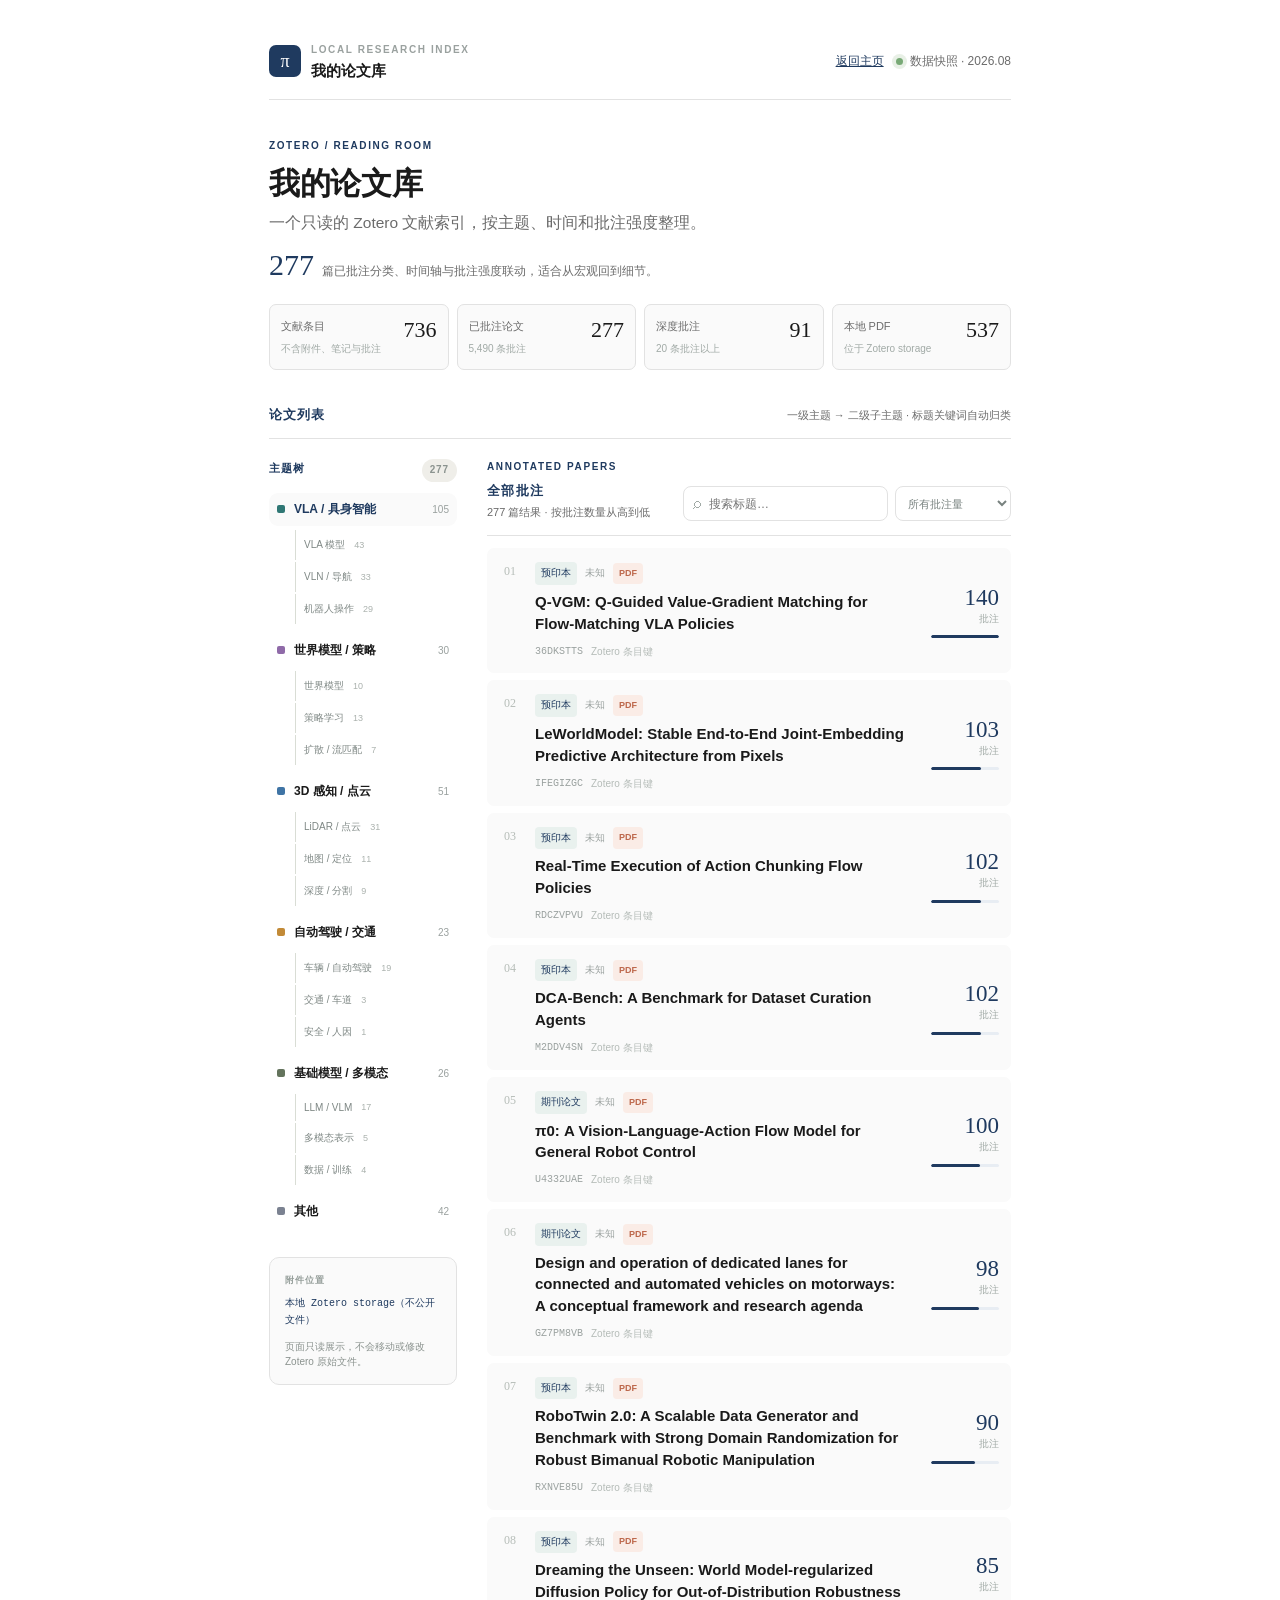
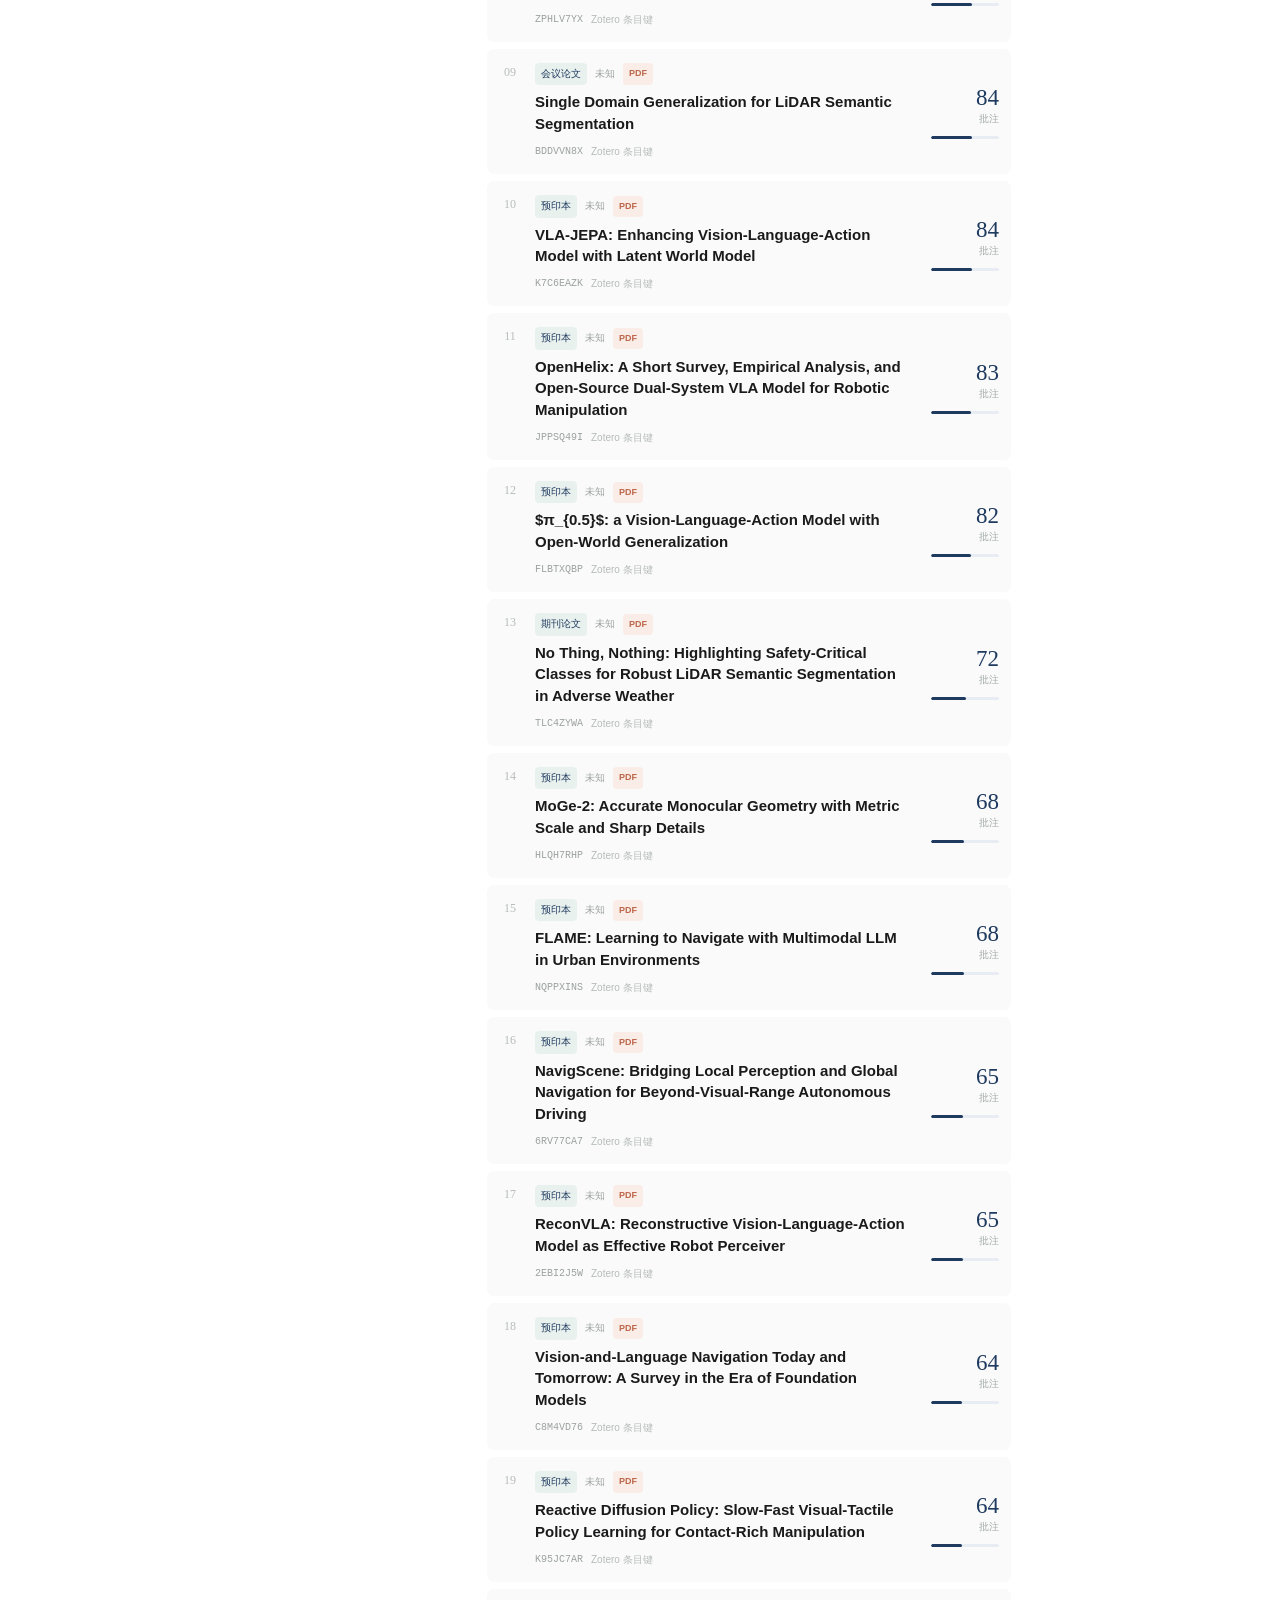
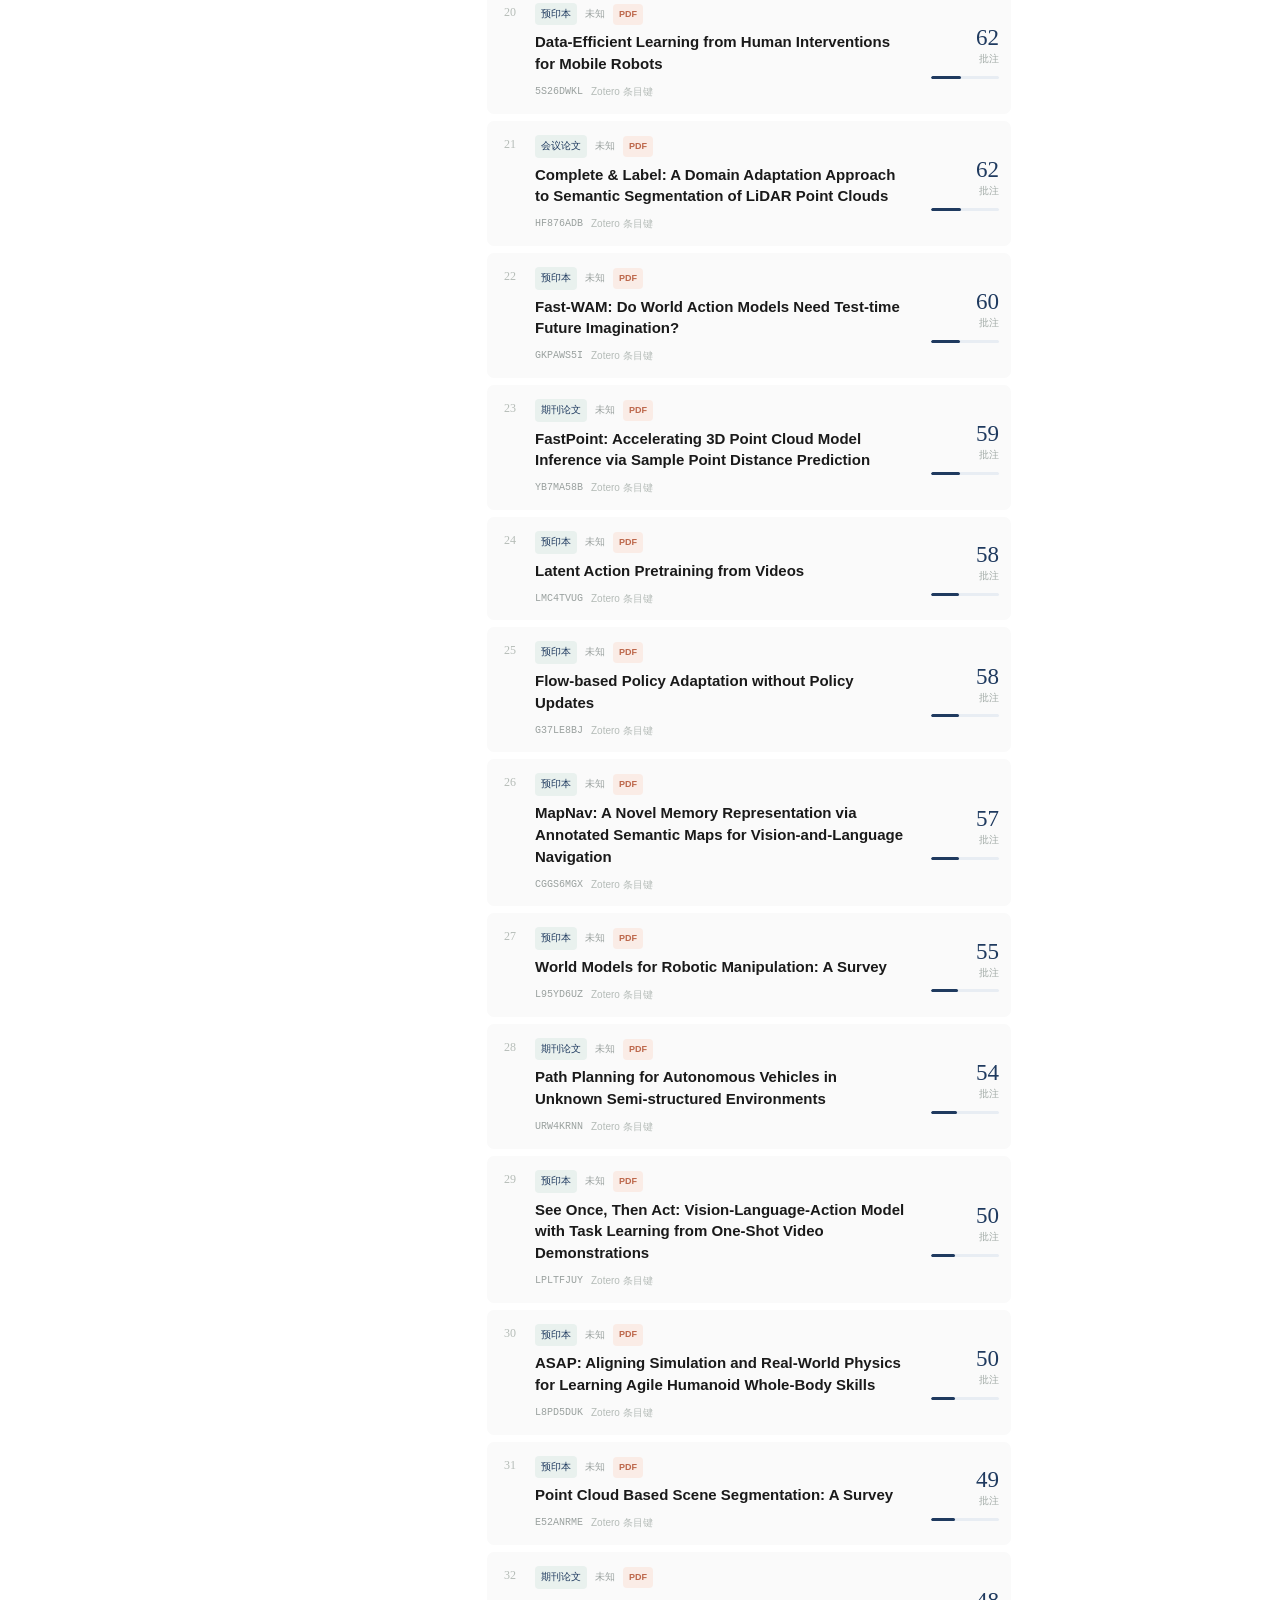
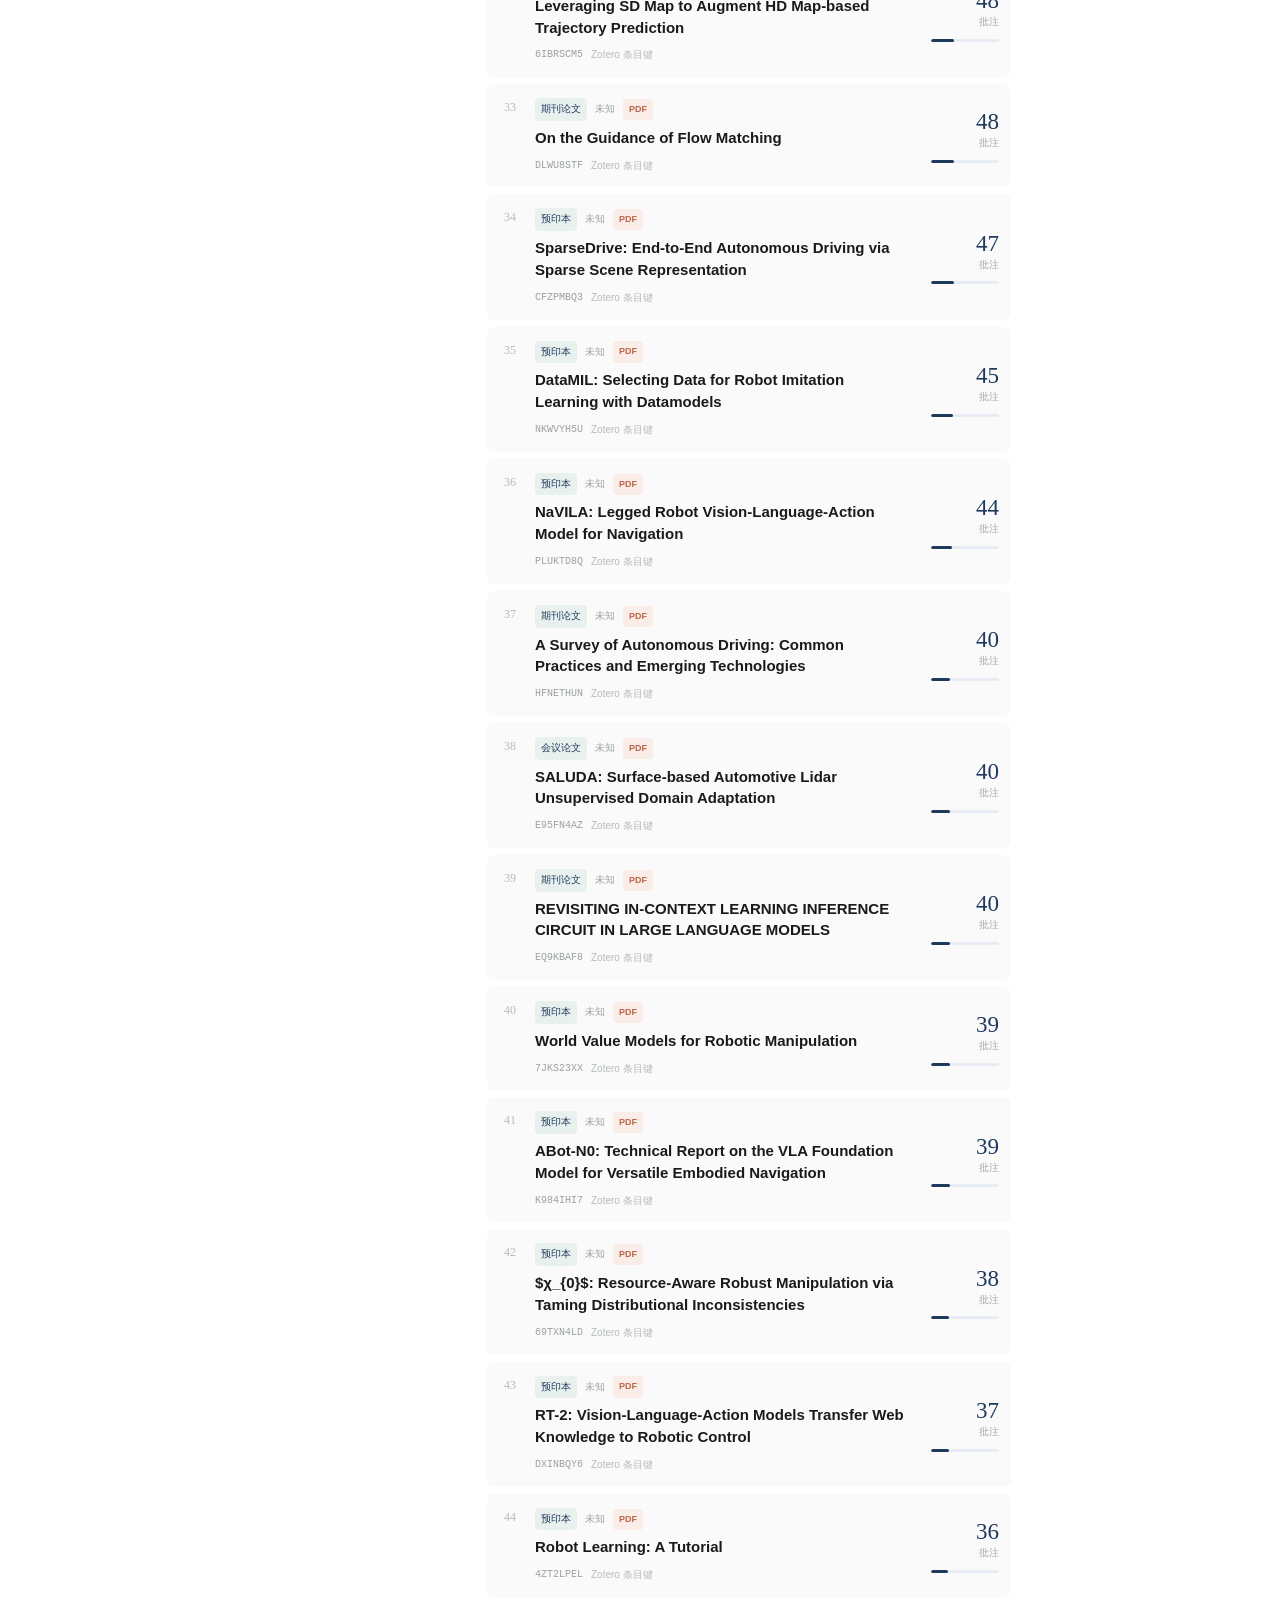
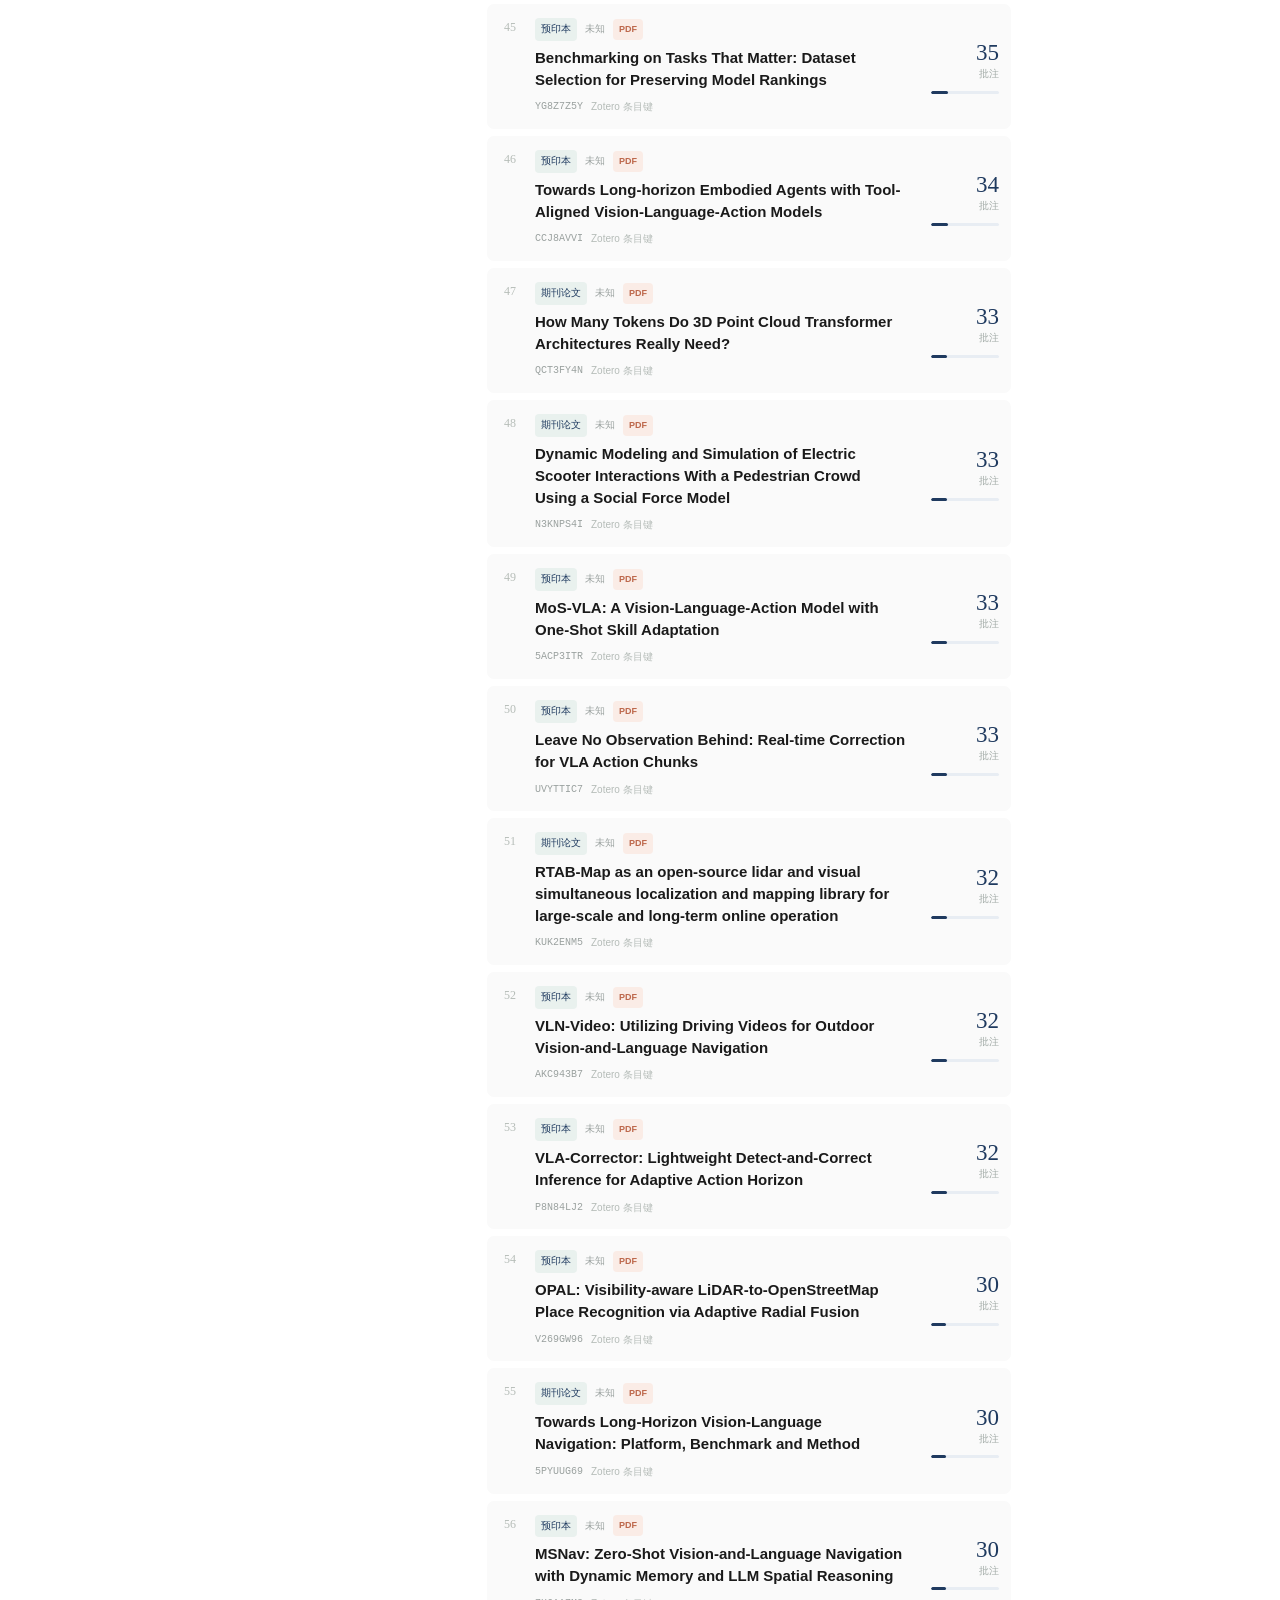
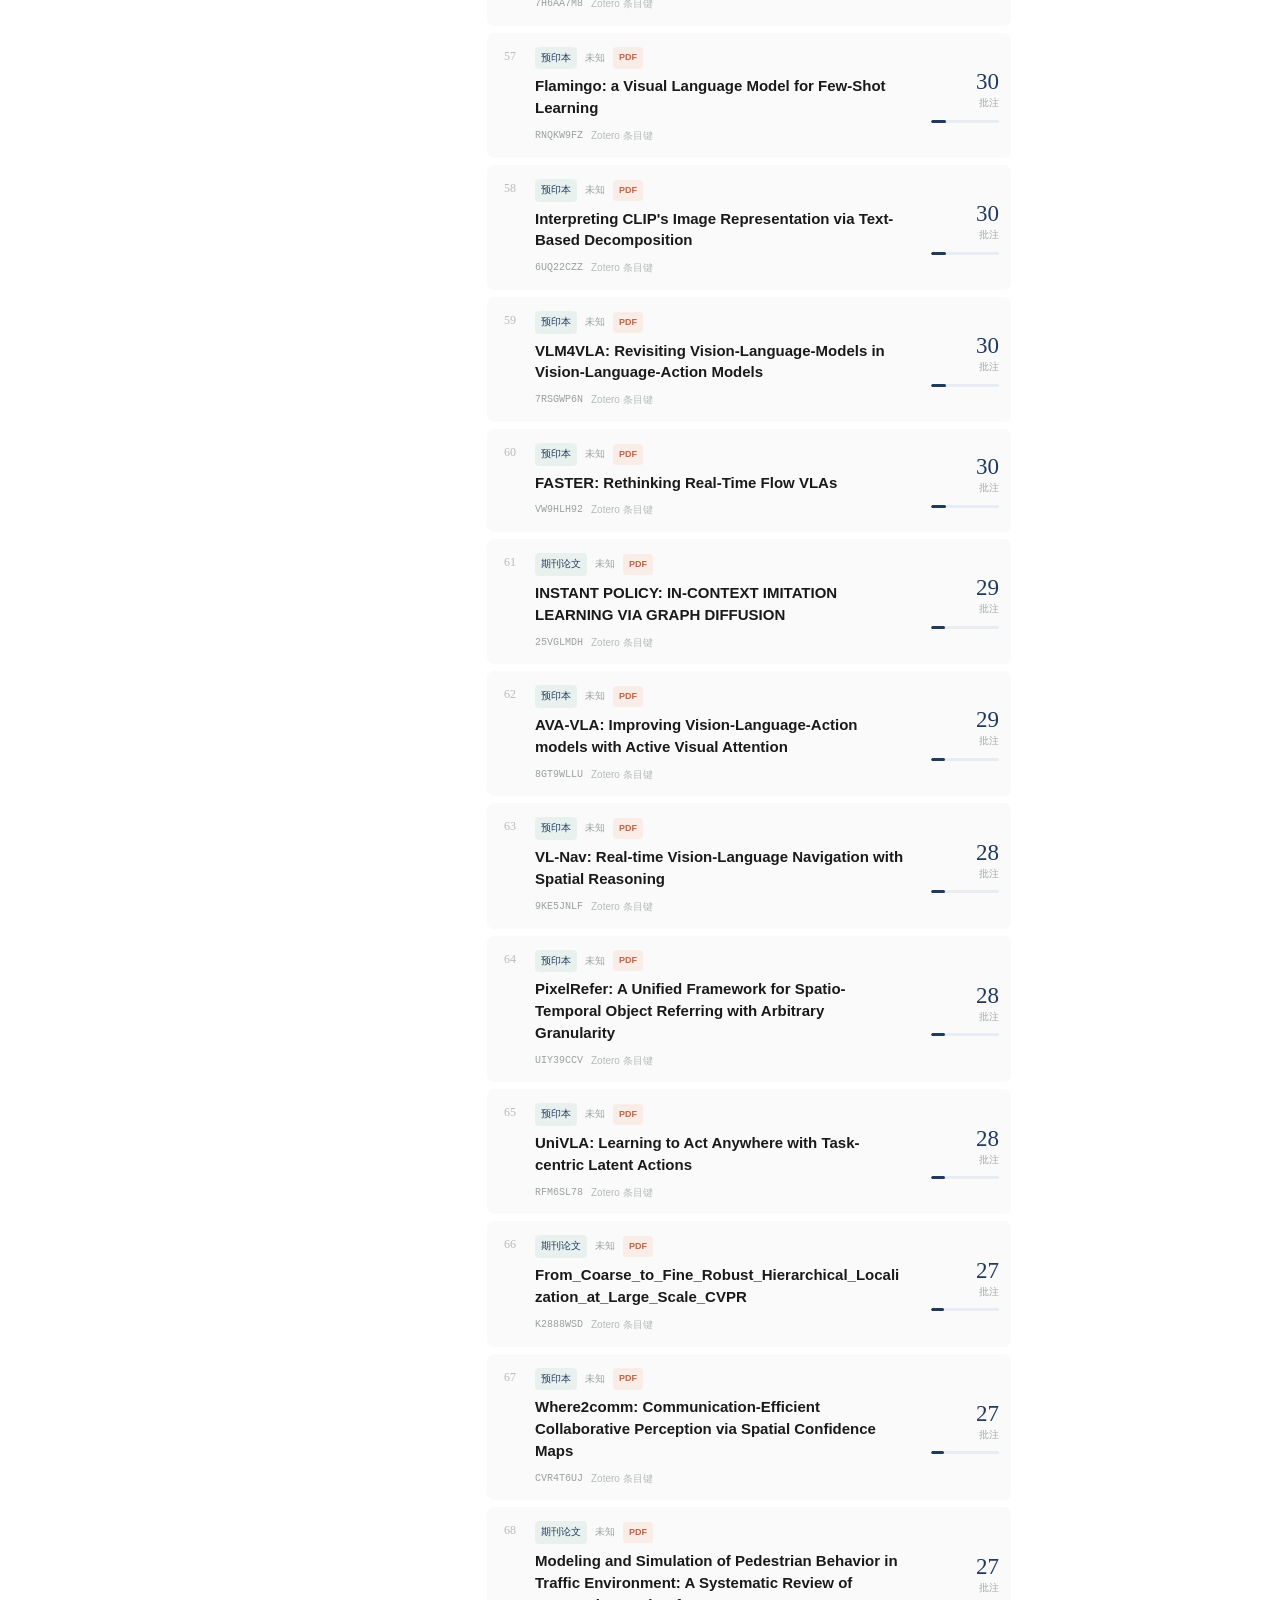
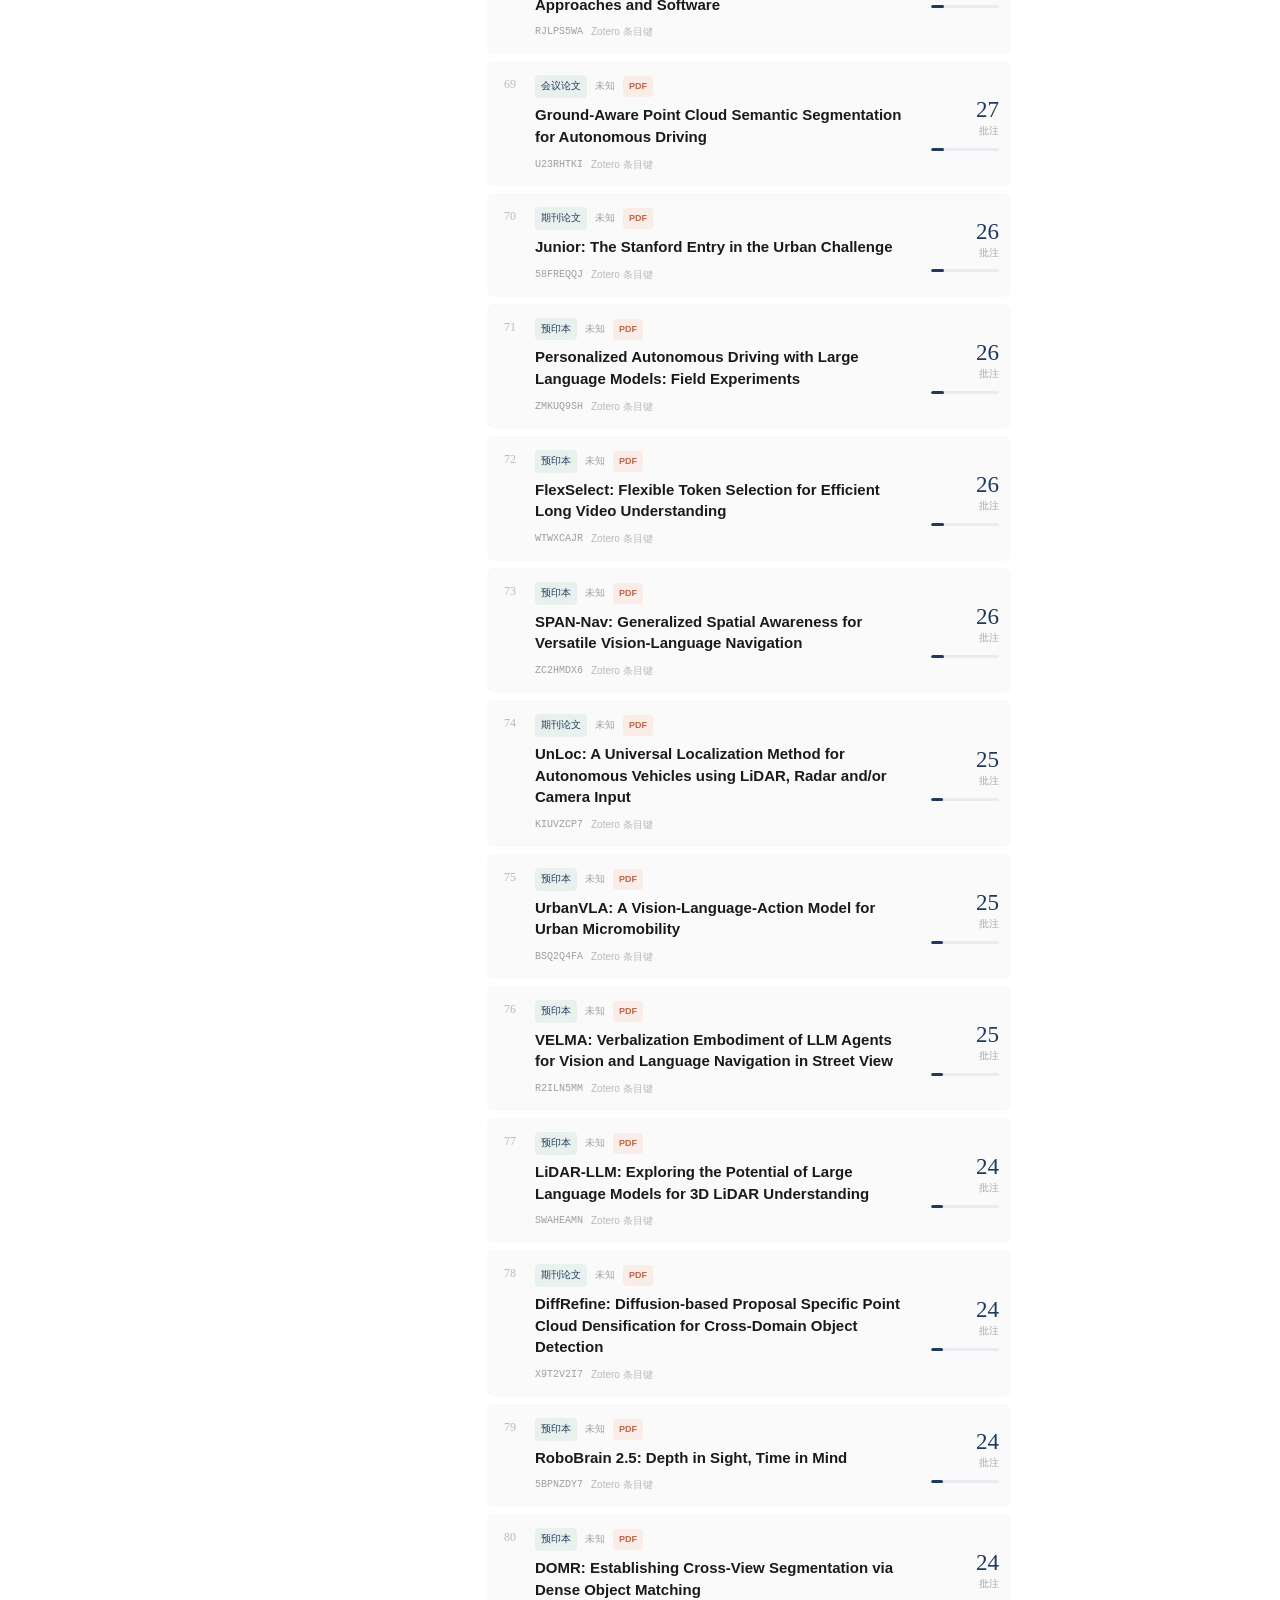
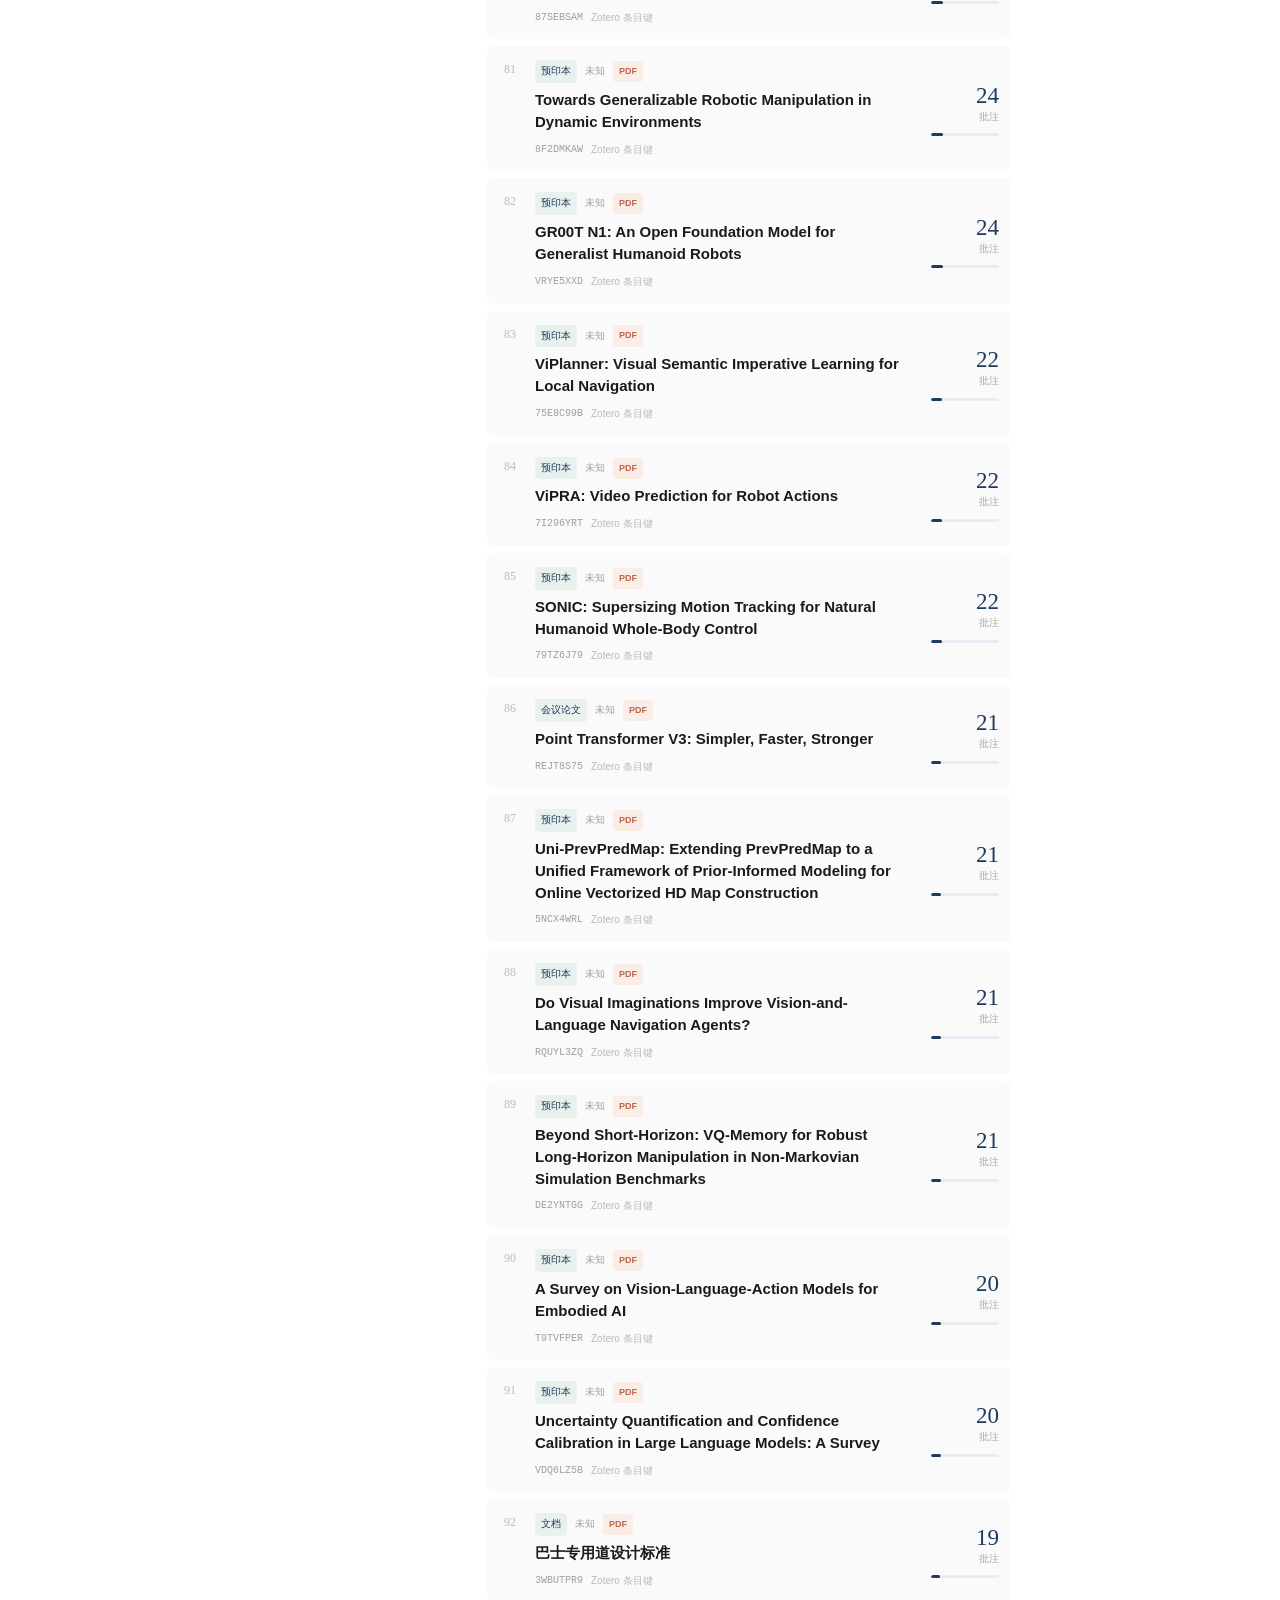
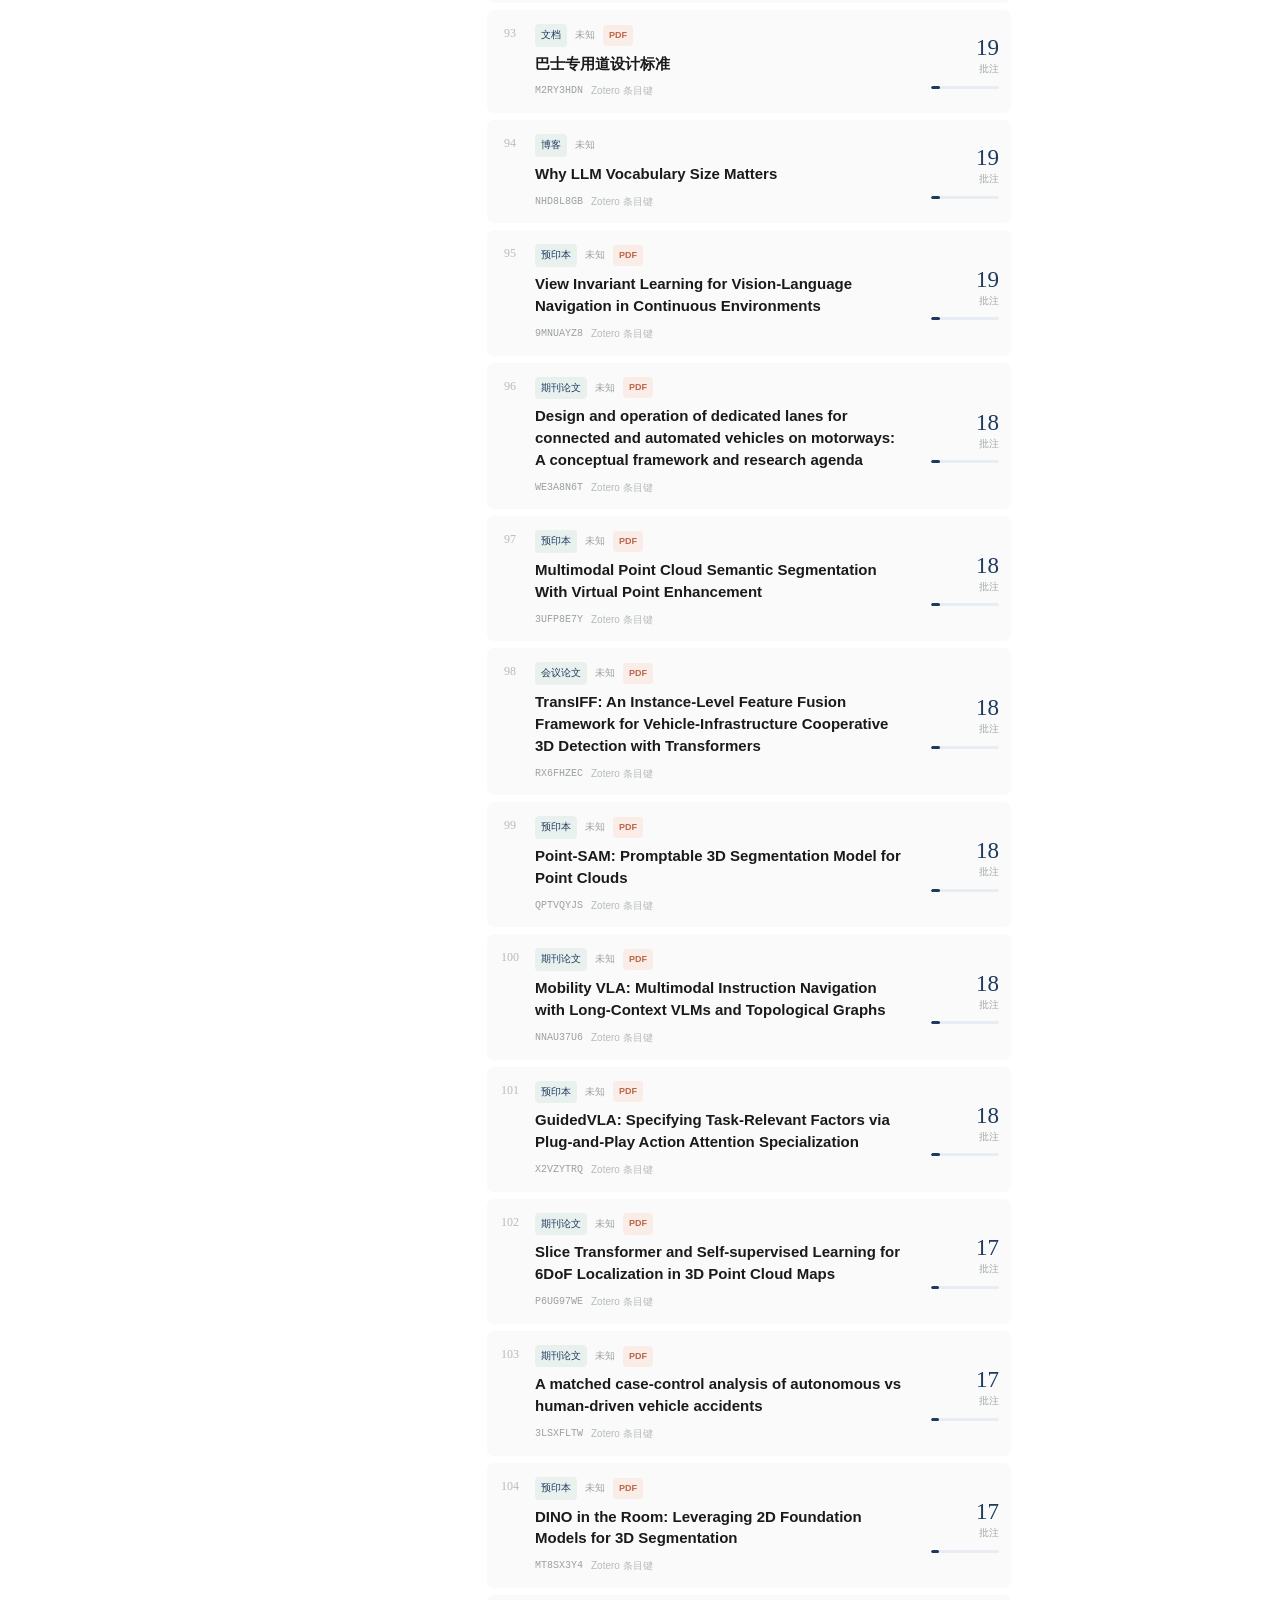
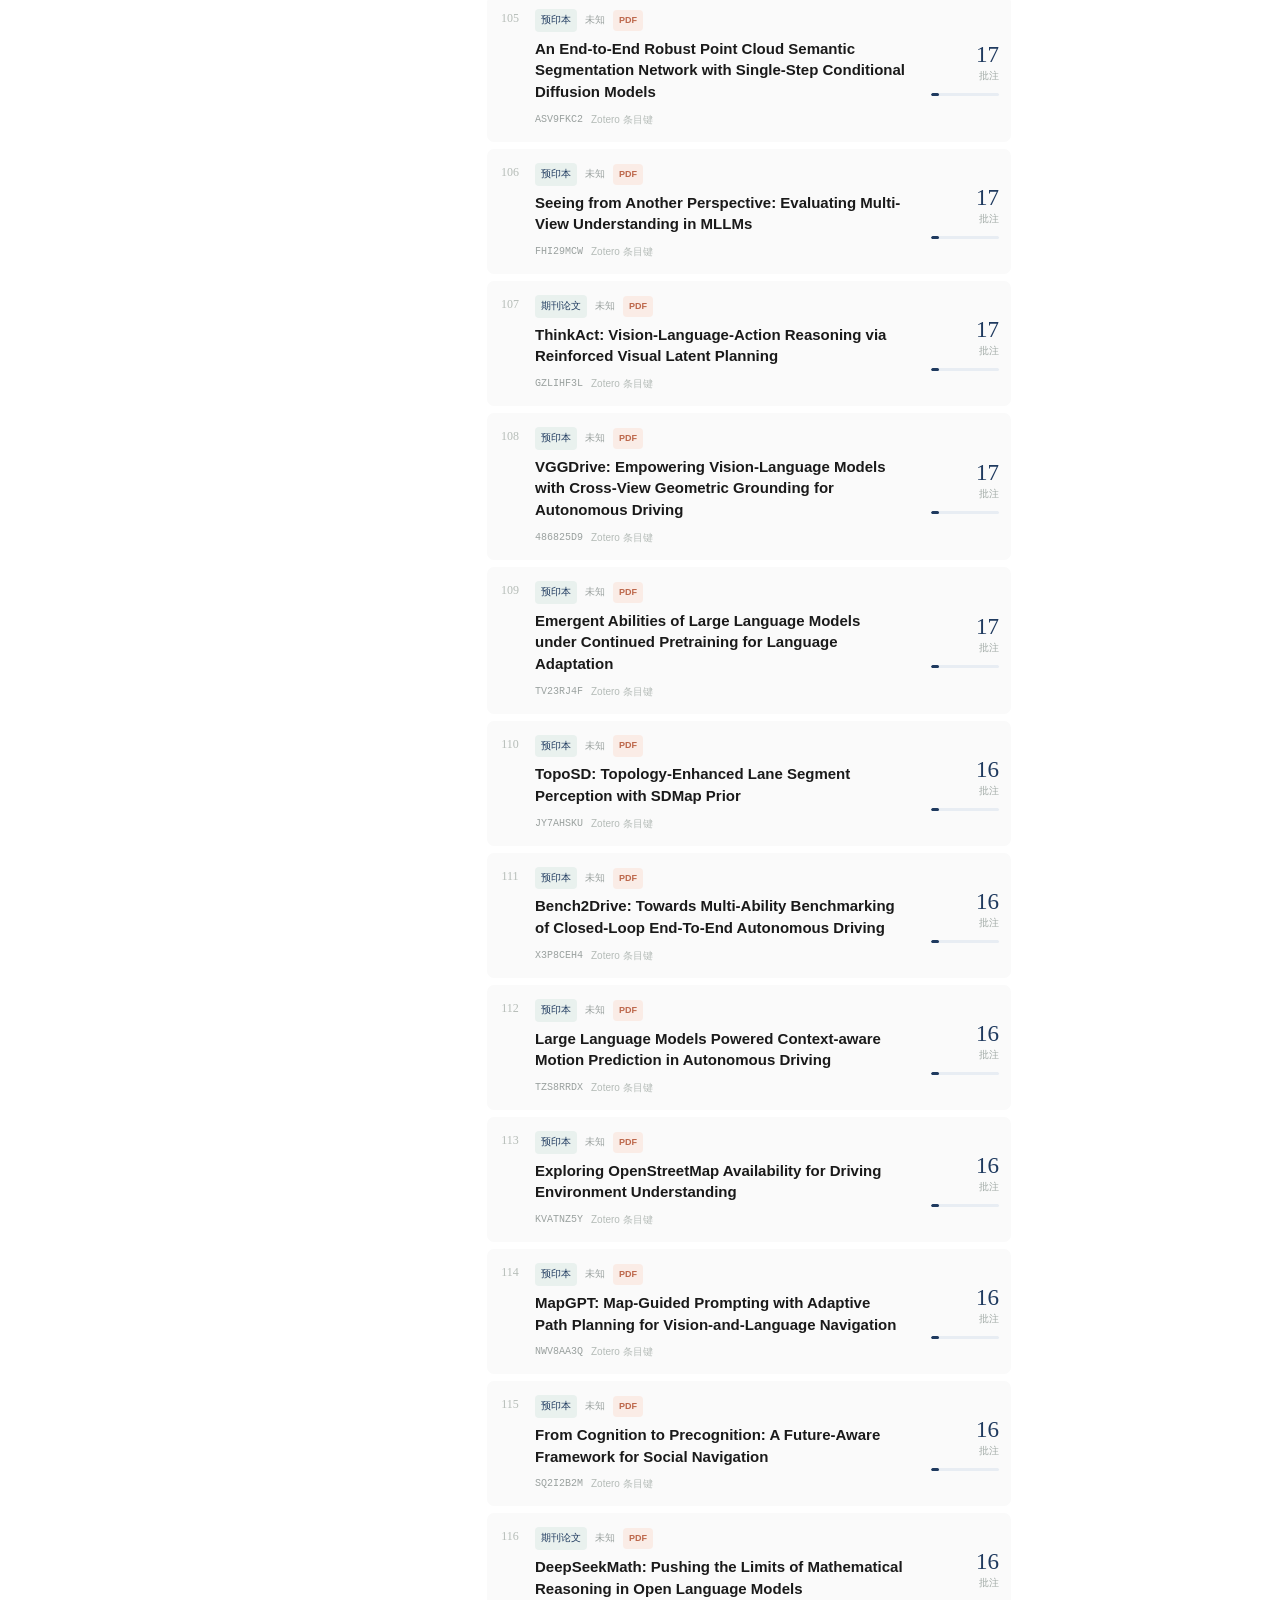
<file: library.html>
<!doctype html><html lang="zh-CN"><head><meta charset="utf-8"><meta name="viewport" content="width=device-width,initial-scale=1"><title>我的论文库 · 批注索引</title>
<style>
:root{--ink:#202a2c;--muted:#758083;--paper:#fbfaf7;--line:#e5e6df;--teal:#2f7774;--orange:#d97757;--purple:#8f6aa8;--blue:#3f74a5;--gold:#c28a37;--green:#63735c}*{box-sizing:border-box}body{margin:0;background:var(--paper);color:var(--ink);font-family:Arial,"Helvetica Neue",sans-serif}.shell{max-width:1380px;margin:auto;padding:0 38px 38px}.top{height:76px;border-bottom:1px solid var(--line);display:flex;align-items:center;justify-content:space-between}.brand{display:flex;align-items:center;gap:12px}.mark{width:34px;height:34px;display:grid;place-items:center;border-radius:10px;background:var(--ink);color:#fff;font:20px Georgia}.eyebrow{margin:0;color:#9aa19f;font-size:10px;letter-spacing:.16em;font-weight:700}.brandname{margin:3px 0 0;font:18px Georgia}.status{color:var(--muted);font-size:12px}.dot{display:inline-block;width:7px;height:7px;margin-right:7px;border-radius:50%;background:#78a976;box-shadow:0 0 0 4px #e8f0e6}.hero{padding:52px 0 28px;display:flex;justify-content:space-between;gap:30px}.hero h1{max-width:800px;margin:12px 0;font:400 clamp(38px,5vw,62px)/1.04 Georgia;letter-spacing:-.04em}.hero h1 em{color:var(--teal);font-style:normal}.lede{max-width:630px;color:var(--muted);line-height:1.7;font-size:15px}.aside{width:240px;align-self:end;color:var(--muted);font-size:12px;line-height:1.6}.aside strong{color:var(--teal);font:400 42px Georgia}.stats{display:grid;grid-template-columns:repeat(4,1fr);gap:10px;margin-bottom:25px}.stat{background:#fff;border:1px solid var(--line);border-radius:12px;padding:16px 18px;display:grid;grid-template-columns:1fr auto}.stat span{font-size:11px;color:var(--muted)}.stat strong{grid-row:span 2;font:400 28px Georgia}.stat small{margin-top:6px;font-size:10px;color:#a1aaa6}.toolbar{display:flex;justify-content:space-between;align-items:center;margin-bottom:17px}.tabs{display:flex;gap:3px;padding:3px;border-radius:9px;background:#efeee9}.tabs button{border:0;border-radius:7px;padding:8px 14px;background:transparent;color:#7f8885;font-size:11px;cursor:pointer}.tabs button.active{background:#fff;color:var(--teal);font-weight:700;box-shadow:0 2px 7px #26363810}.toolbar>span{color:#9aa19f;font-size:11px}.content{display:grid;grid-template-columns:255px minmax(0,1fr);gap:42px}.side{position:sticky;top:18px;align-self:start}.sidehead{display:flex;justify-content:space-between;font-size:12px;font-weight:700;margin-bottom:11px}.pill{padding:3px 8px;border-radius:20px;background:#efeee9;color:#8b938f;font-size:10px}.nav{display:grid;gap:3px}.nav button{width:100%;padding:9px 9px;border:0;border-radius:9px;background:transparent;display:flex;align-items:center;gap:9px;color:var(--ink);text-align:left;cursor:pointer}.nav button:hover,.nav button.active{background:#fff;box-shadow:0 3px 14px #2636380c}.nav button.active .main-label{color:var(--teal)}.icon{width:8px;height:8px;border-radius:2px;flex:none}.main-label{font-size:12px;font-weight:600;flex:1}.sub-count{color:#9aa19f;font-size:10px}.subnav{display:grid;gap:2px;margin:1px 0 7px 26px}.subnav button{padding:7px 8px;border:0;border-left:1px solid #d9ddd5;border-radius:0 6px 6px 0;background:transparent;color:#7f8885;text-align:left;font-size:10px;cursor:pointer}.subnav button:hover,.subnav button.active{border-left:2px solid var(--teal);background:#fff;color:var(--teal);font-weight:700}.subnav small{float:right;color:#aab1ad;font-size:9px;font-weight:400}.note{margin-top:29px;padding:15px;border-radius:10px;background:#f1f1eb}.note label{display:block;margin-bottom:8px;color:#969f9b;font-size:9px;letter-spacing:.12em;font-weight:700}.note code{display:block;color:var(--teal);font-size:10px;overflow-wrap:anywhere}.note p{margin:9px 0 0;color:#8b938f;font-size:10px;line-height:1.5}.head{display:flex;justify-content:space-between;align-items:end;gap:18px;border-bottom:1px solid var(--line);padding-bottom:16px}.head h2{margin:6px 0 3px;font:400 28px Georgia}.sub{margin:0;color:var(--muted);font-size:11px}.controls{display:flex;gap:7px}.search{height:35px;width:205px;padding:0 9px;border:1px solid var(--line);border-radius:8px;background:#fff;display:flex;align-items:center;gap:6px;color:#a1aaa6}.search input{width:100%;border:0;outline:0;background:transparent;font-size:12px}.controls select{height:35px;padding:0 8px;border:1px solid var(--line);border-radius:8px;background:#fff;color:#78827f;font-size:11px}.list{display:grid;gap:7px;padding-top:12px}.card{display:grid;grid-template-columns:28px minmax(0,1fr) 82px;gap:11px;padding:14px 12px 13px 8px;border:1px solid transparent;border-radius:10px;background:#ffffff94}.card:hover{background:#fff;border-color:var(--line)}.rank{padding-top:2px;text-align:center;color:#b6bdb8;font:12px Georgia}.meta{display:flex;align-items:center;gap:8px;margin-bottom:6px;color:#9aa19f;font-size:10px}.tag{padding:3px 6px;border-radius:4px;background:#e9f1ee;color:var(--teal)}.pdf{padding:3px 6px;border-radius:4px;background:#faece6;color:#bd684c;font-size:9px;font-weight:700}.title{margin:0;font:400 16px/1.28 Georgia;overflow-wrap:anywhere}.foot{display:flex;gap:8px;margin-top:9px;color:#b5bcb8;font-size:10px}.key{font-family:monospace;color:#9aa19f}.score{text-align:right;align-self:center}.score strong{display:block;color:var(--orange);font:400 23px Georgia}.score span{display:block;color:#a1aaa6;font-size:10px}.bar{width:68px;height:3px;margin:8px 0 0 auto;border-radius:9px;background:#f0e3dc;overflow:hidden}.bar i{display:block;height:100%;border-radius:inherit;background:var(--orange)}.map{display:none;padding-top:13px}.map-head{display:flex;justify-content:space-between;align-items:end;gap:18px;margin-bottom:16px}.map-head h2{margin:6px 0 3px;font:400 28px Georgia}.map-head p{margin:0;color:var(--muted);font-size:11px}.legend{display:flex;flex-wrap:wrap;gap:10px;color:#8b938f;font-size:10px}.legend i{display:inline-block;width:7px;height:7px;margin-right:4px;border-radius:2px}.timeline{display:grid;gap:12px}.year-row{display:grid;grid-template-columns:70px minmax(0,1fr);gap:16px;align-items:start}.year-label{padding-top:11px;text-align:right;color:#798682;font:400 18px Georgia}.year-content{min-width:0;padding:11px 0 15px;border-top:1px solid var(--line)}.year-summary{display:flex;align-items:baseline;gap:10px;margin-bottom:9px}.year-summary strong{font:400 15px Georgia}.year-summary span{color:#9aa19f;font-size:10px}.chips{display:grid;grid-template-columns:repeat(auto-fit,minmax(220px,1fr));gap:8px}.chip{min-width:0;min-height:62px;padding:10px 11px;border:1px solid var(--line);border-left:3px solid var(--teal);border-radius:8px;background:#fff;display:flex;flex-direction:column;justify-content:space-between;gap:7px}.chip-title{display:-webkit-box;-webkit-box-orient:vertical;-webkit-line-clamp:2;overflow:hidden;overflow-wrap:anywhere;color:#465250;font:400 12px/1.35 Georgia}.chip-bottom{display:flex;justify-content:space-between;align-items:center;color:#a1aaa6;font-size:9px}.chip-bottom b{color:var(--orange);font:400 13px Georgia}.more{align-self:stretch;display:grid;place-items:center;padding:8px;border-radius:8px;background:#f0f0ea;color:#8b938f;font-size:10px}.footer{display:flex;justify-content:space-between;margin-top:42px;padding-top:16px;border-top:1px solid var(--line);color:#a6ada9;font-size:10px}@media(max-width:900px){.shell{padding:0 22px 30px}.hero{padding-top:40px}.content{grid-template-columns:1fr;gap:24px}.side{position:static}.note{display:none}.head{align-items:start;flex-direction:column}.controls{width:100%}.search{flex:1}.aside{display:none}.year-row{grid-template-columns:54px minmax(0,1fr)}.year-label{font-size:15px}.chips{grid-template-columns:repeat(auto-fit,minmax(190px,1fr))}}@media(max-width:560px){.shell{padding:0 16px 24px}.status{display:none}.hero h1{font-size:42px}.stats{grid-template-columns:repeat(2,1fr);margin-bottom:22px}.toolbar{align-items:start;gap:10px;flex-direction:column}.nav{grid-template-columns:1fr}.card{grid-template-columns:24px minmax(0,1fr)}.score{grid-column:2;text-align:left;display:flex;align-items:center;gap:7px}.score strong{font-size:19px}.score span{display:inline}.bar{margin:0 0 0 5px}.map-head{align-items:start;flex-direction:column}.year-row{grid-template-columns:40px minmax(0,1fr);gap:9px}.year-label{font-size:13px}.chips{grid-template-columns:1fr}.chip{min-height:58px}.footer{flex-direction:column;gap:6px}}</style><link rel="stylesheet" href="library-overrides.css"></head><body><main class="shell"><header class="top"><div class="brand"><div class="mark">π</div><div><p class="eyebrow">LOCAL RESEARCH INDEX</p><p class="brandname">我的论文库</p></div></div><div class="status"><a href="zh.html">返回主页</a><span class="dot"></span>数据快照 · 2026.08</div></header><section class="hero"><div><p class="eyebrow" style="color:var(--orange)">ZOTERO / READING ROOM</p><h1>我的论文库</h1><p class="lede">一个只读的 Zotero 文献索引，按主题、时间和批注强度整理。</p></div><div class="aside"><strong>277</strong> 篇已批注<p>分类、时间轴与批注强度联动，适合从宏观回到细节。</p></div></section><section class="stats"><div class="stat"><span>文献条目</span><strong>736</strong><small>不含附件、笔记与批注</small></div><div class="stat"><span>已批注论文</span><strong>277</strong><small>5,490 条批注</small></div><div class="stat"><span>深度批注</span><strong id="deep">—</strong><small>20 条批注以上</small></div><div class="stat"><span>本地 PDF</span><strong>537</strong><small>位于 Zotero storage</small></div></section><div class="toolbar"><strong class="toolbar-title">论文列表</strong><span>一级主题 → 二级子主题 · 标题关键词自动归类</span></div><div class="content"><aside class="side"><div class="sidehead"><span>主题树</span><span class="pill" id="count">277</span></div><nav class="nav" id="nav"></nav><div class="note"><label>附件位置</label><code>本地 Zotero storage（不公开文件）</code><p>页面只读展示，不会移动或修改 Zotero 原始文件。</p></div></aside><section><div id="listView"><div class="head"><div><p class="eyebrow" style="color:var(--orange)">ANNOTATED PAPERS</p><h2 id="heading">全部批注</h2><p class="sub" id="sub"></p></div><div class="controls"><label class="search"><span>⌕</span><input id="query" placeholder="搜索标题…"></label><select id="threshold"><option value="all">所有批注量</option><option value="deep">深度批注 · 20+</option><option value="light">轻量批注 · 1–19</option></select></div></div><div class="list" id="list"></div></div></section></div><footer class="footer"><span>Built from local Zotero data</span><span>批注优先 · 只读索引 · 不上传文件</span></footer></main><script>
(async()=>{const raw=await fetch('app/library-data.ts').then(r=>r.text());const items=JSON.parse(raw.split('annotatedItems: LibraryItem[] = ')[1].split(';')[0]);const labels={preprint:'预印本',journalArticle:'期刊论文',conferencePaper:'会议论文',webpage:'网页',book:'书籍',bookSection:'书籍章节',document:'文档',presentation:'演示文稿',blogPost:'博客'};const groups=[{id:'vla',label:'VLA / 具身智能',color:'#2f7774',subs:[['vla_model','VLA 模型',/vla|vision-language-action/],['vln','VLN / 导航',/vln|navigation|nav/],['robot','机器人操作',/robot|manipulation|humanoid|embodied/]]},{id:'world',label:'世界模型 / 策略',color:'#8f6aa8',subs:[['world_model','世界模型',/world model|dream|imagination/],['policy','策略学习',/policy|reinforcement|rl|imitation/],['diffusion','扩散 / 流匹配',/diffusion|flow matching/]]},{id:'perception',label:'3D 感知 / 点云',color:'#3f74a5',subs:[['lidar','LiDAR / 点云',/lidar|point cloud/],['map','地图 / 定位',/map|localization|bev/],['depth','深度 / 分割',/depth|segmentation/]]},{id:'driving',label:'自动驾驶 / 交通',color:'#c28a37',subs:[['vehicle','车辆 / 自动驾驶',/autonomous driving|vehicle|driving/],['traffic','交通 / 车道',/traffic|lane|road/],['safety','安全 / 人因',/safety|pedestrian/]]},{id:'foundation',label:'基础模型 / 多模态',color:'#63735c',subs:[['llm','LLM / VLM',/llm|language model|vlm/],['multimodal','多模态表示',/multimodal|clip|vision-language/],['data','数据 / 训练',/dataset|benchmark|training/]]},{id:'other',label:'其他',color:'#7b8291',subs:[['other','其他',/.*/]]}];function path(x){const t=x.title.toLowerCase();for(const g of groups){for(const s of g.subs){if(s[2].test(t))return[g.id,s[0]]}}return['other','other']}function year(x){return((x.date.match(/\\b(19|20)\\d{2}\\b/)||[])[0]||'未知')}document.querySelector('#deep').textContent=items.filter(x=>x.annotations>=20).length;const counts={};groups.forEach(g=>{counts[g.id]=items.filter(x=>path(x)[0]===g.id).length;g.subs.forEach(s=>counts[s[0]]=items.filter(x=>path(x)[1]===s[0]).length)});let active='all';const nav=document.querySelector('#nav');groups.forEach(g=>{const b=document.createElement('button');b.innerHTML='<i class="icon" style="background:'+g.color+'"></i><span class="main-label">'+g.label+'</span><span class="sub-count">'+counts[g.id]+'</span>';b.onclick=()=>{active=g.id;document.querySelectorAll('.nav button,.subnav button').forEach(x=>x.classList.remove('active'));b.classList.add('active');render()};nav.appendChild(b);if(g.subs.length>1){const sub=document.createElement('div');sub.className='subnav';g.subs.forEach(s=>{const sb=document.createElement('button');sb.dataset.id=s[0];sb.innerHTML=s[1]+'<small>'+counts[s[0]]+'</small>';sb.onclick=()=>{active=s[0];document.querySelectorAll('.nav button,.subnav button').forEach(x=>x.classList.remove('active'));sb.classList.add('active');render()};sub.appendChild(sb)});nav.appendChild(sub)}});nav.firstChild.classList.add('active');function selected(x){const p=path(x);return active==='all'||active===p[0]||active===p[1]}function render(){const q=document.querySelector('#query').value.trim().toLowerCase(),th=document.querySelector('#threshold').value;const out=items.filter(x=>selected(x)&&(th==='all'||(th==='deep'?x.annotations>=20:x.annotations<20))&&(!q||[x.title,x.type,x.date].join(' ').toLowerCase().includes(q)));const selectedLabel=active==='all'?'全部批注':groups.flatMap(g=>[g,...g.subs.map(s=>({id:s[0],label:s[1]}))]).find(x=>x.id===active)?.label||'批注论文';document.querySelector('#heading').textContent=selectedLabel;document.querySelector('#sub').textContent=out.length+' 篇结果 · 按批注数量从高到低';document.querySelector('#count').textContent=out.length;document.querySelector('#list').innerHTML=out.length?out.map((x,i)=>'<article class="card"><div class="rank">'+String(i+1).padStart(2,'0')+'</div><div><div class="meta"><span class="tag">'+(labels[x.type]||x.type)+'</span><span>'+year(x)+'</span>'+(x.pdfs?'<span class="pdf">PDF</span>':'')+'</div><h3 class="title">'+x.title.replace(/</g,'&lt;')+'</h3><div class="foot"><span class="key">'+x.key+'</span><span class="hint">Zotero 条目键</span></div></div><div class="score"><strong>'+x.annotations+'</strong><span>批注</span><div class="bar"><i style="width:'+Math.min(x.annotations/140*100,100)+'%"></i></div></div></article>').join(''):'<div class="empty">没有匹配的论文</div>'}document.querySelector('#query').oninput=render;document.querySelector('#threshold').onchange=render;render()})();
</script></body></html>
</file>
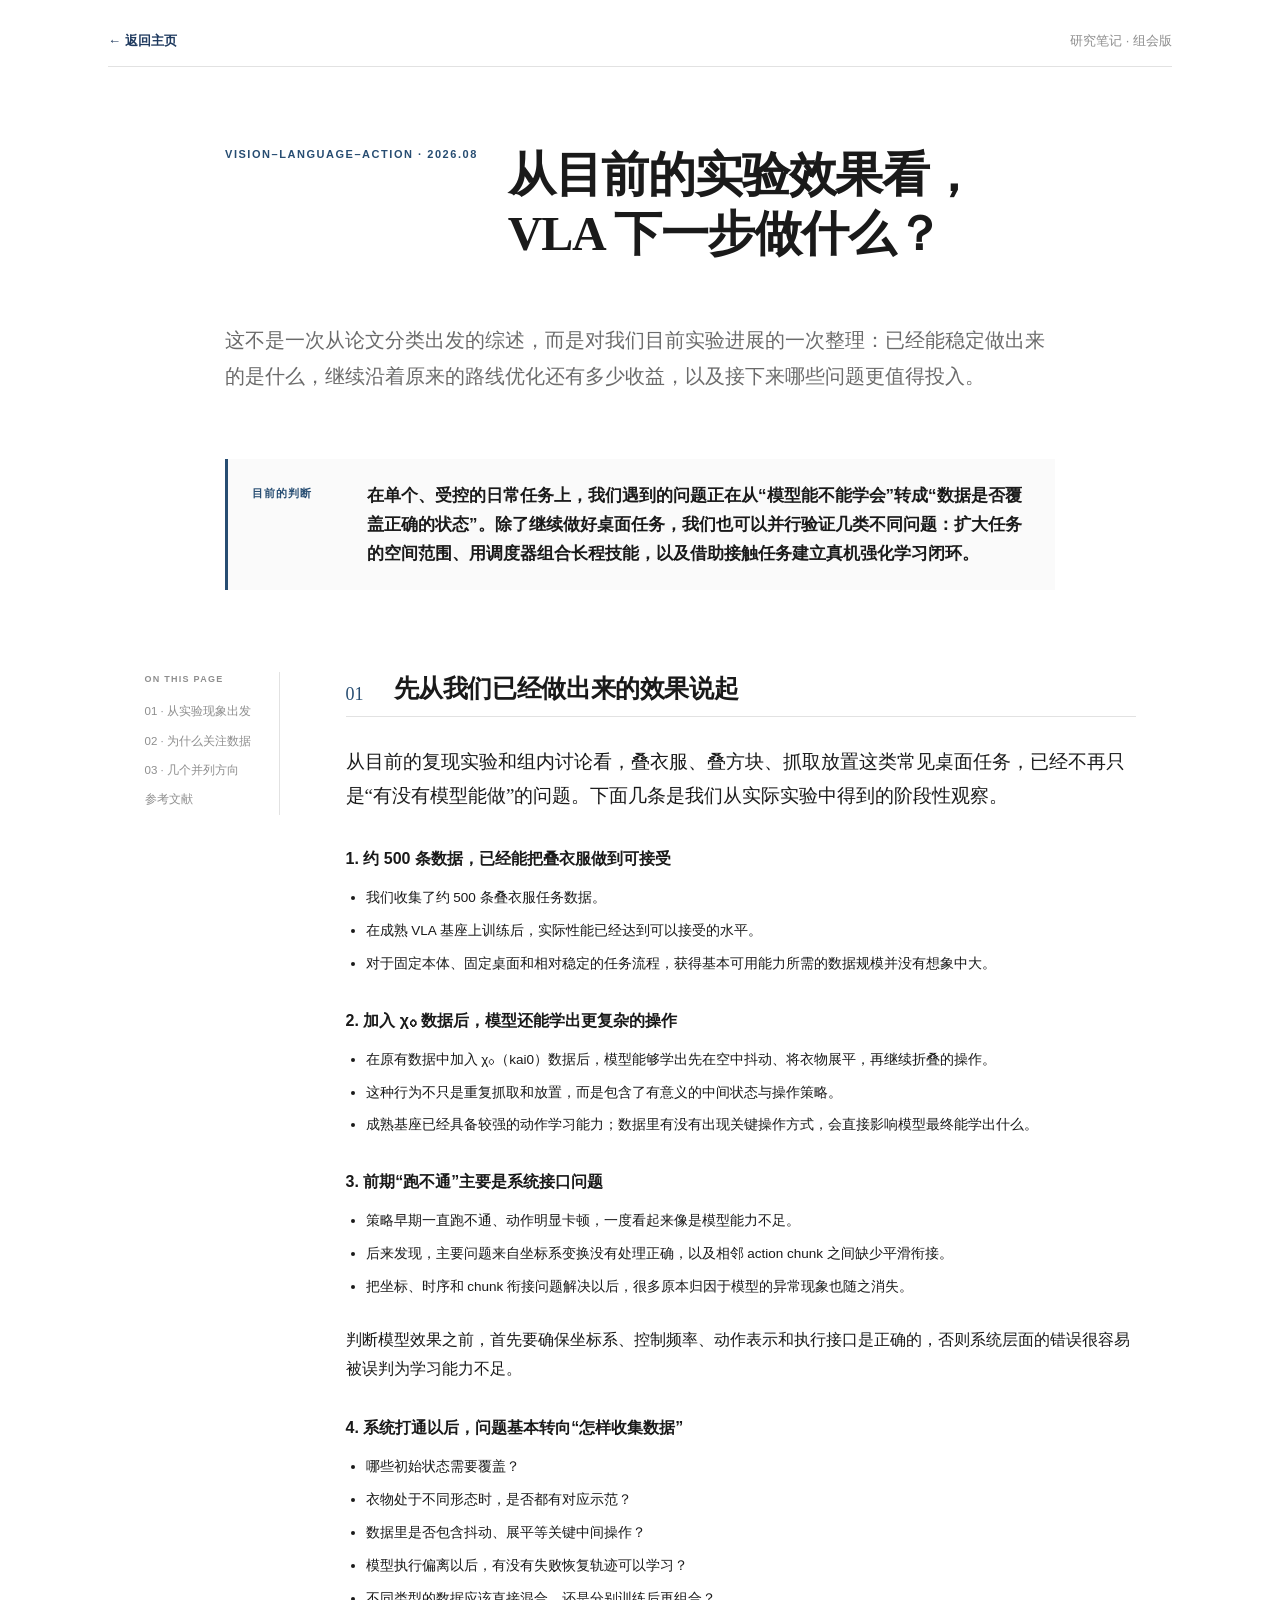
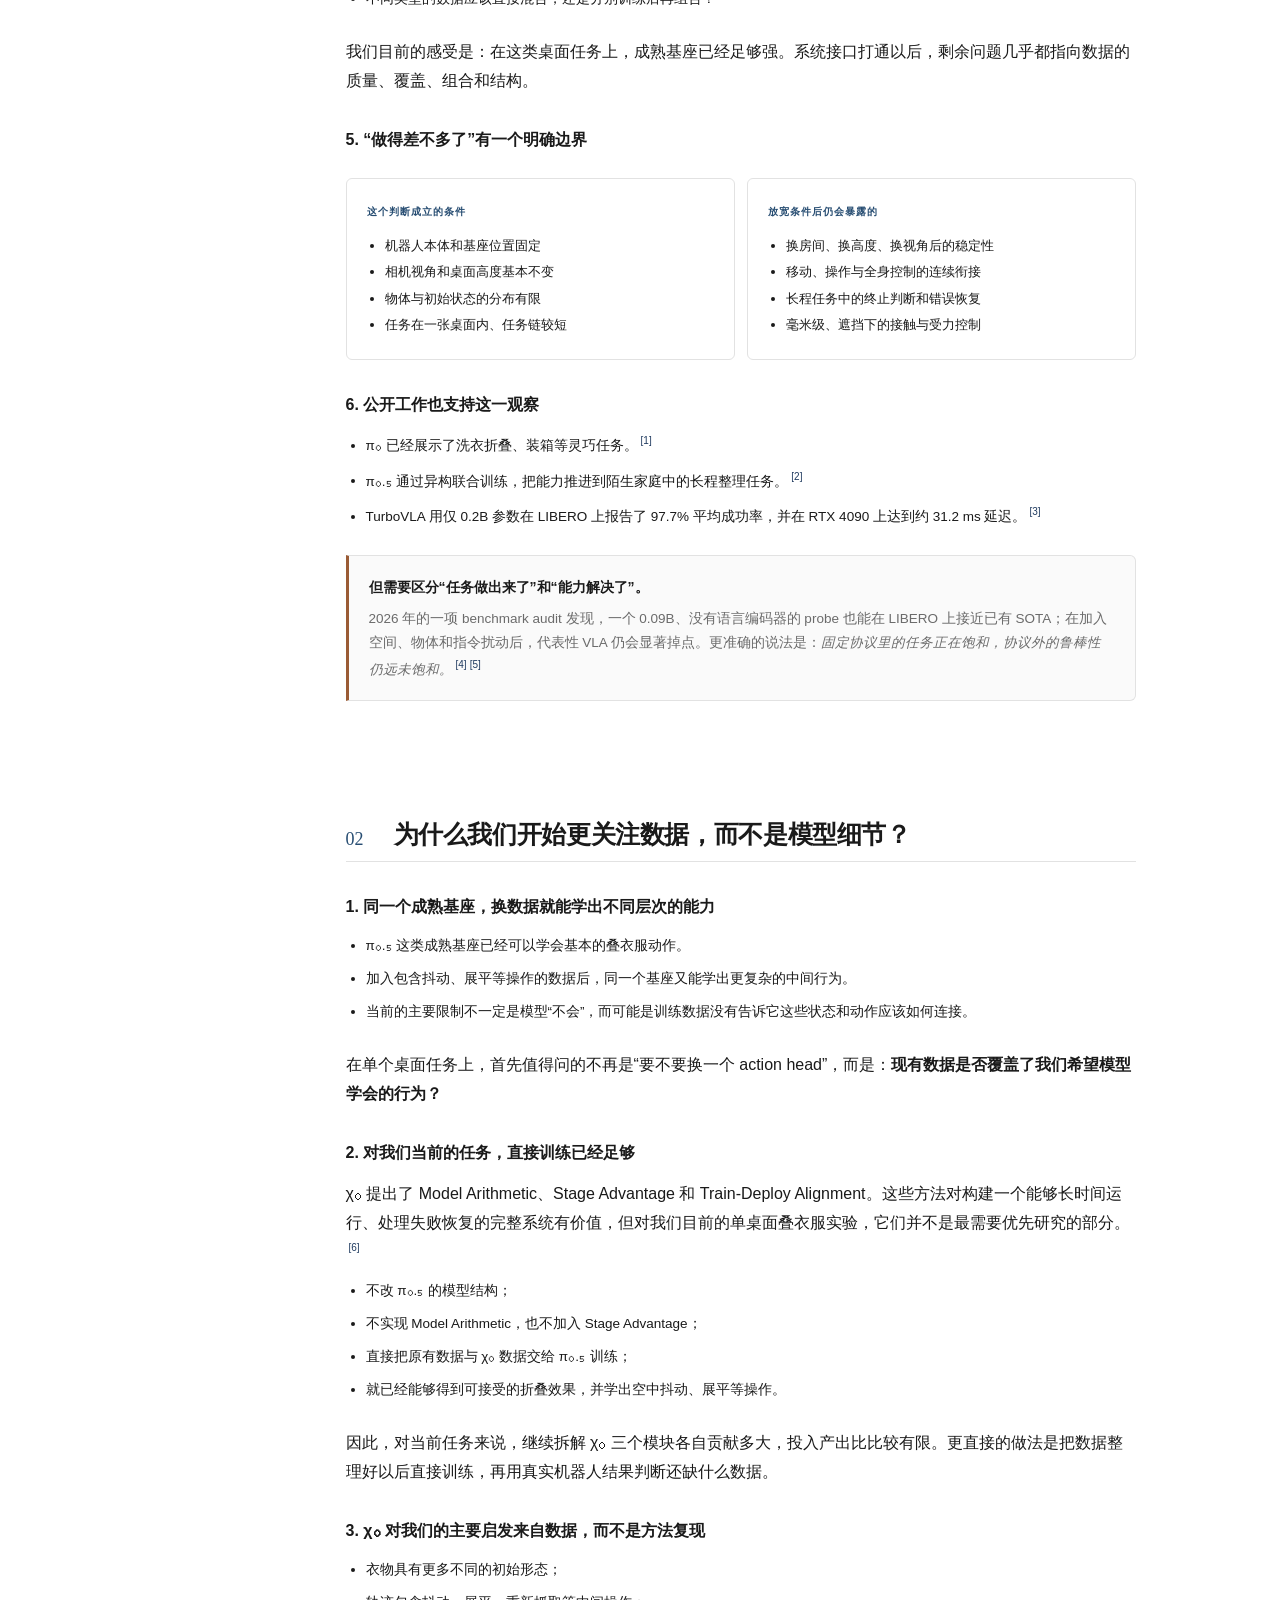
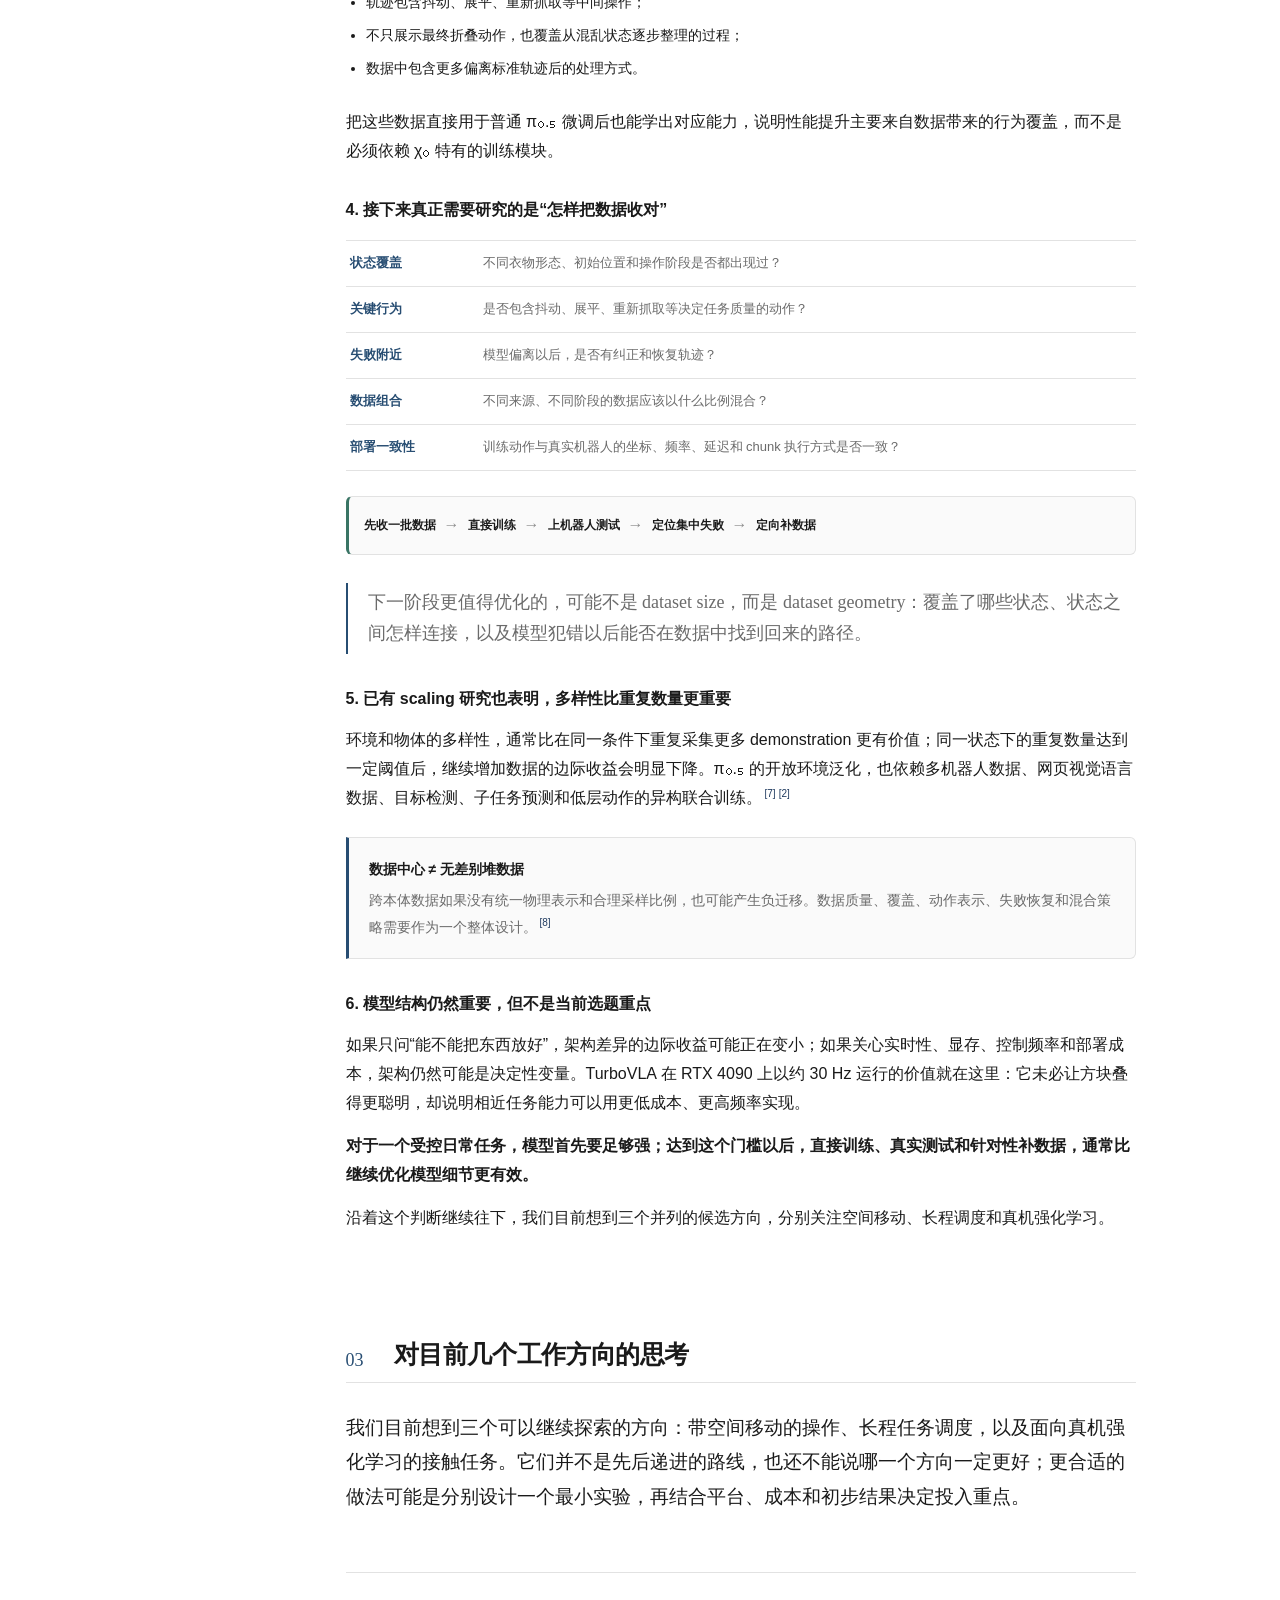
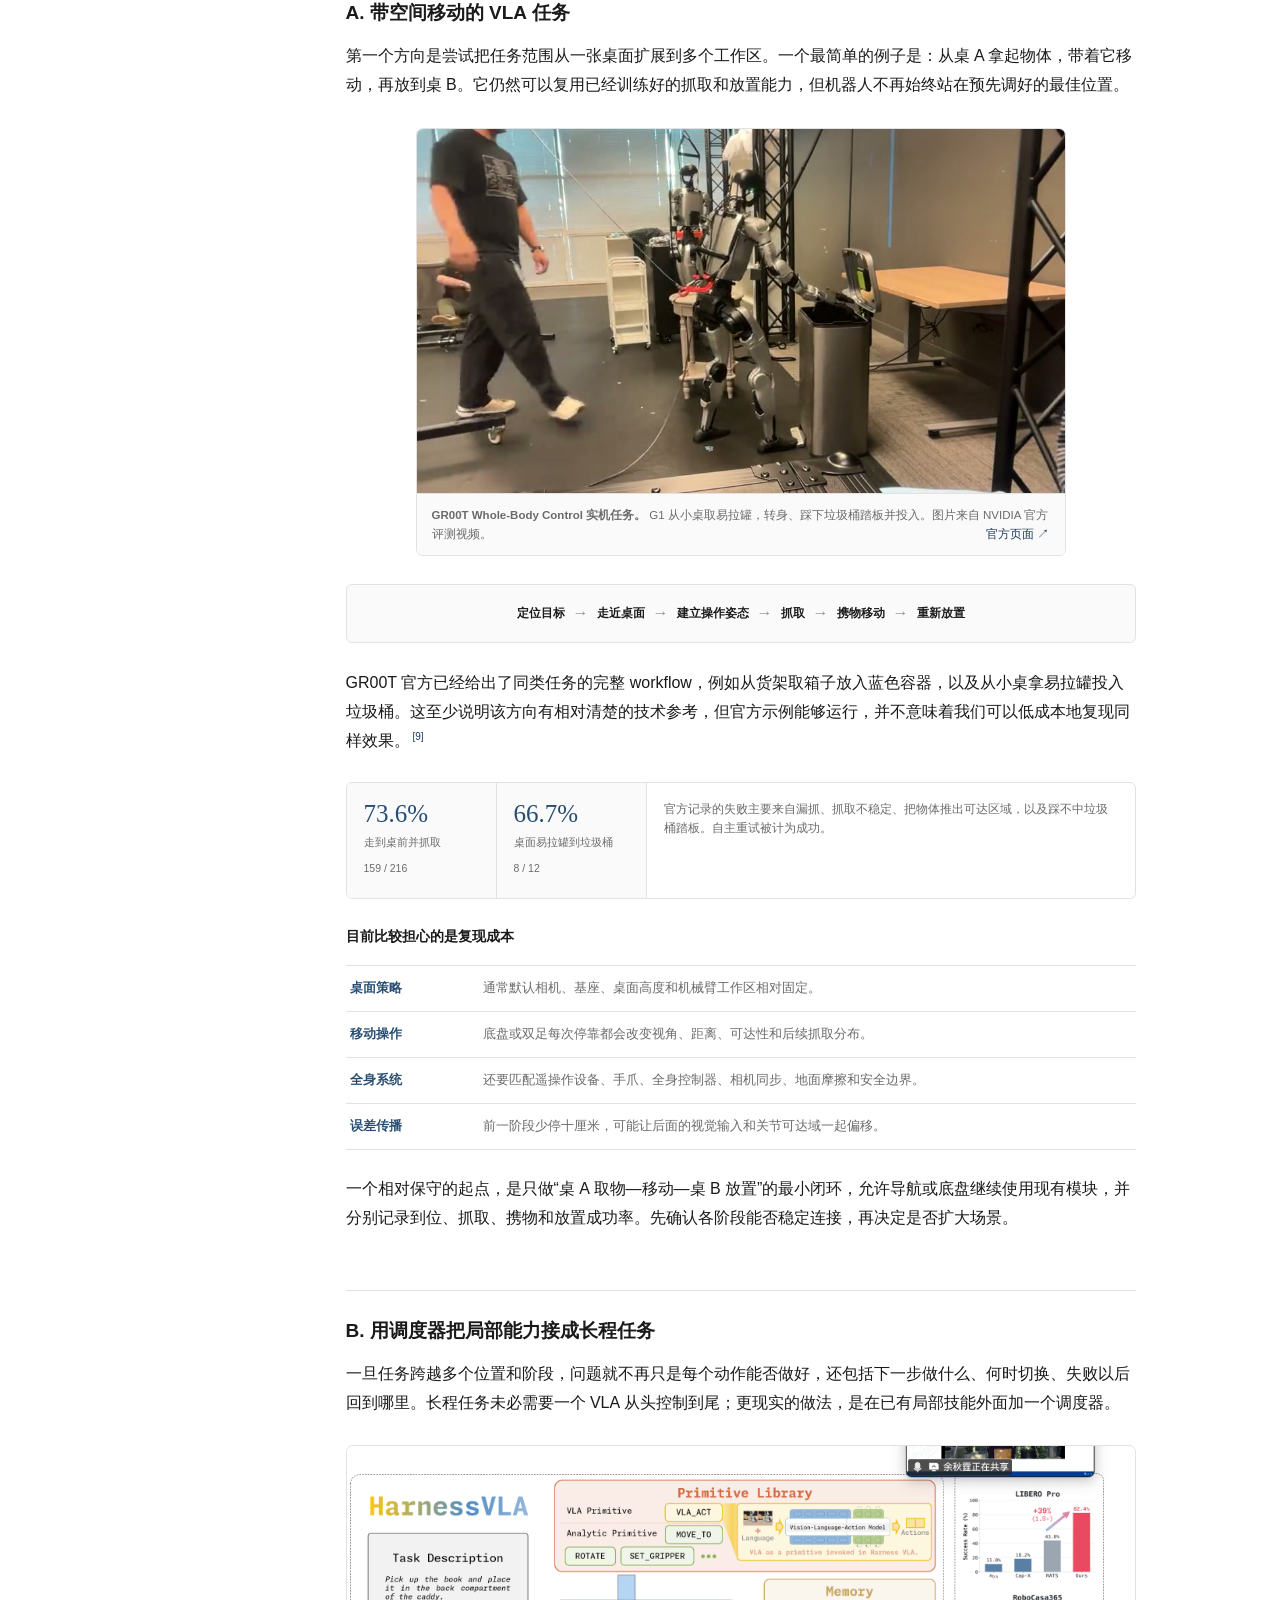
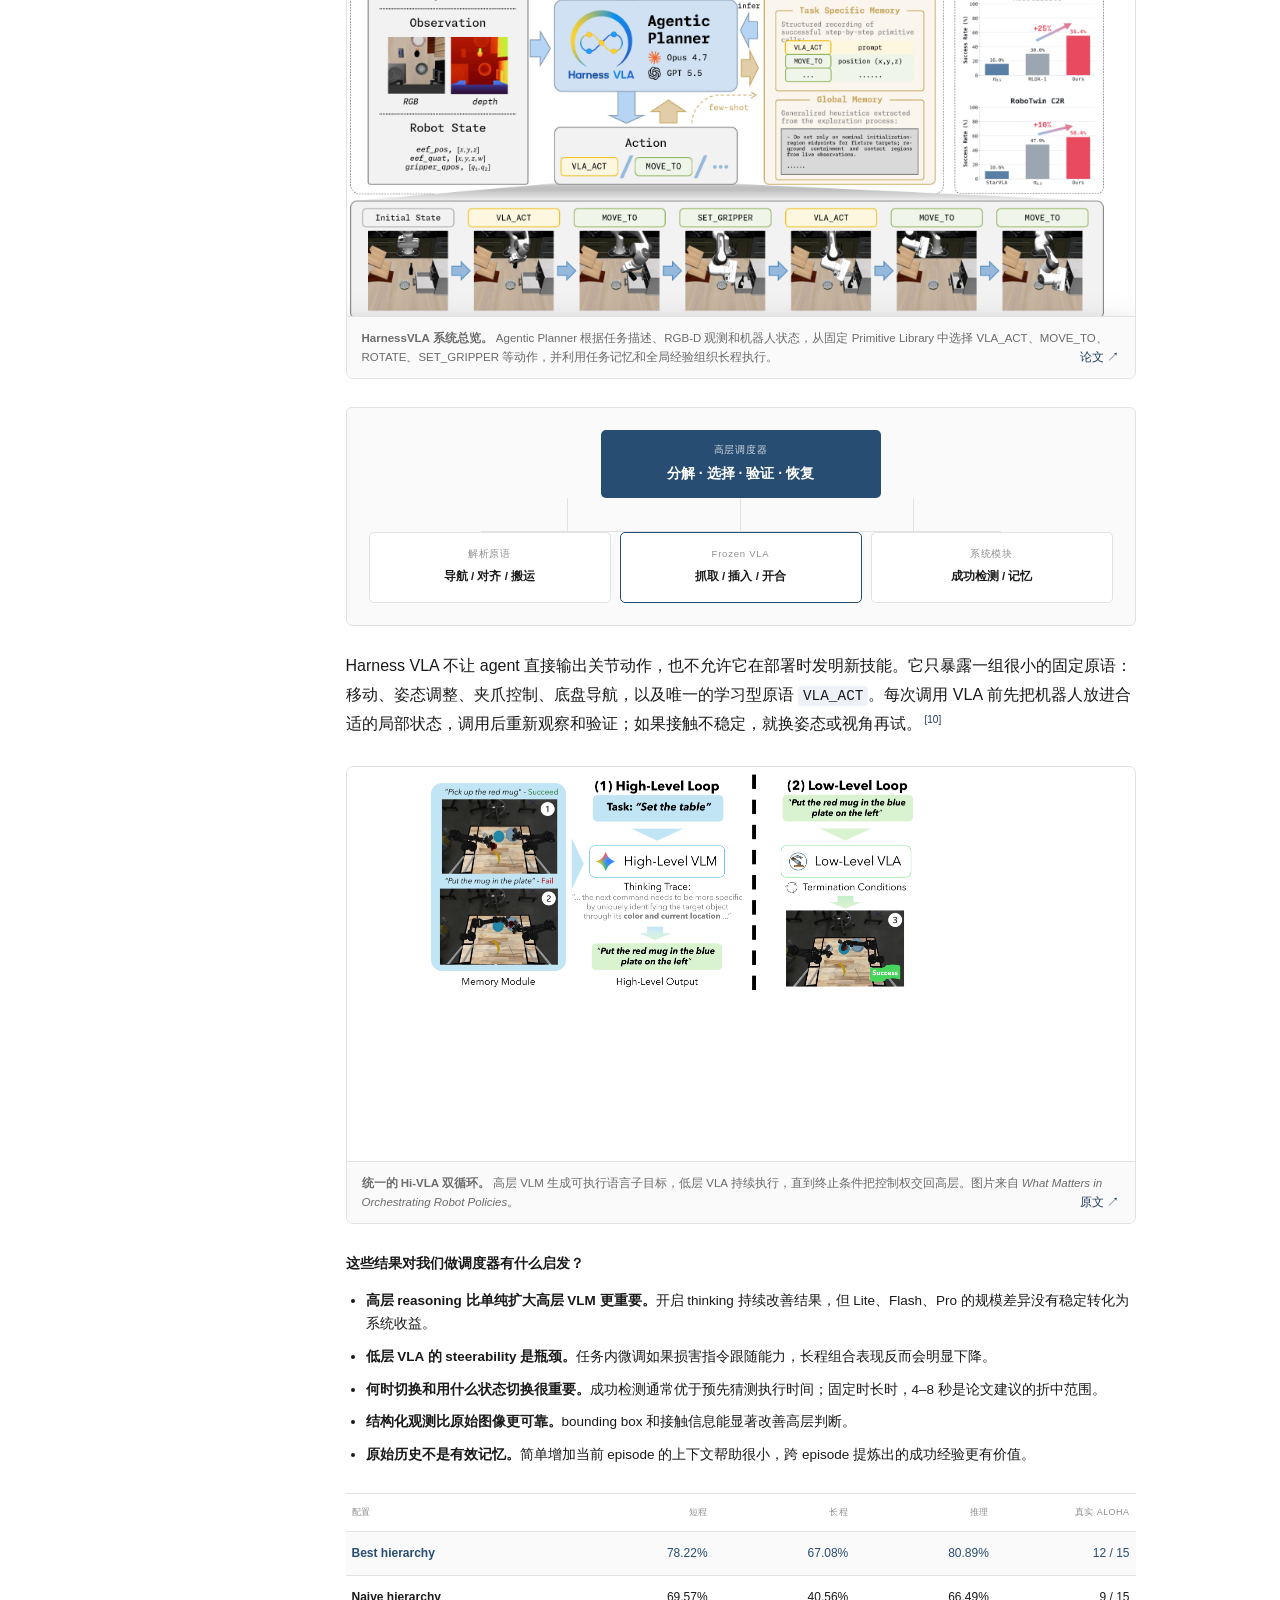
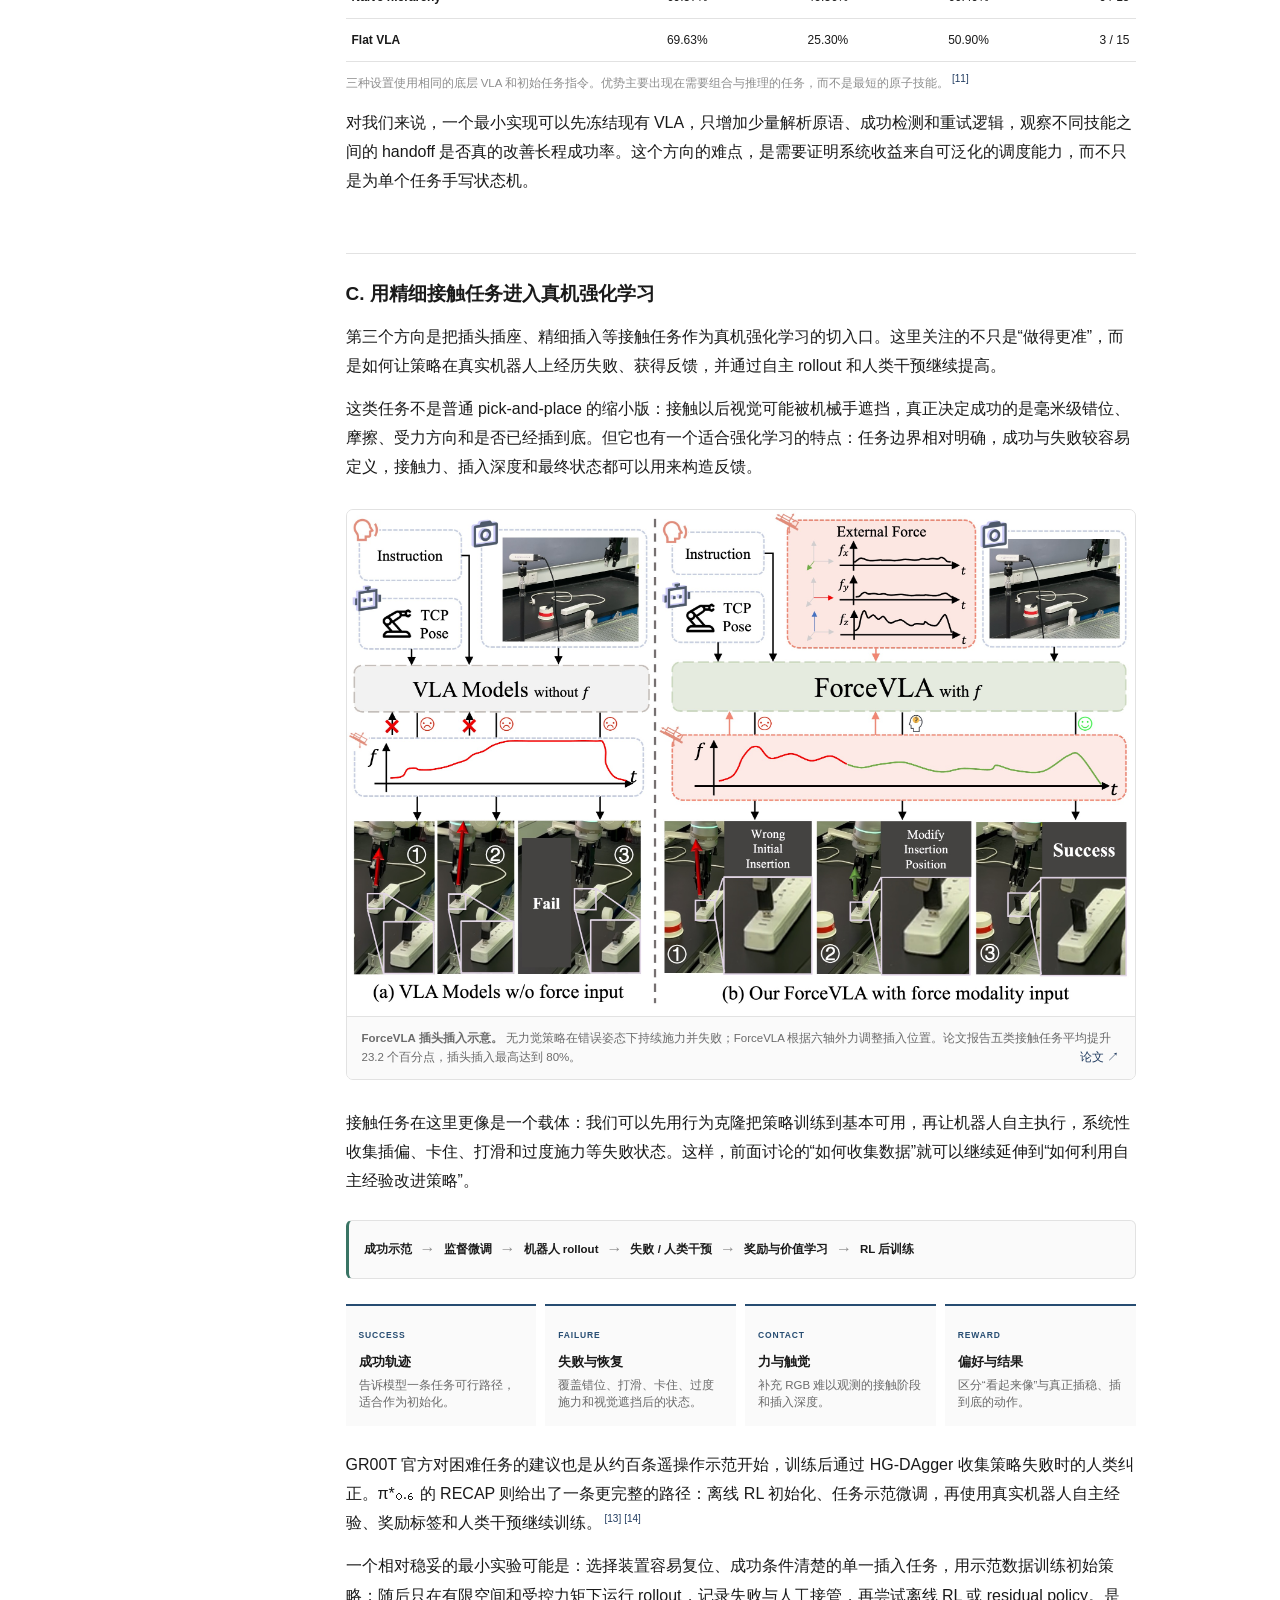
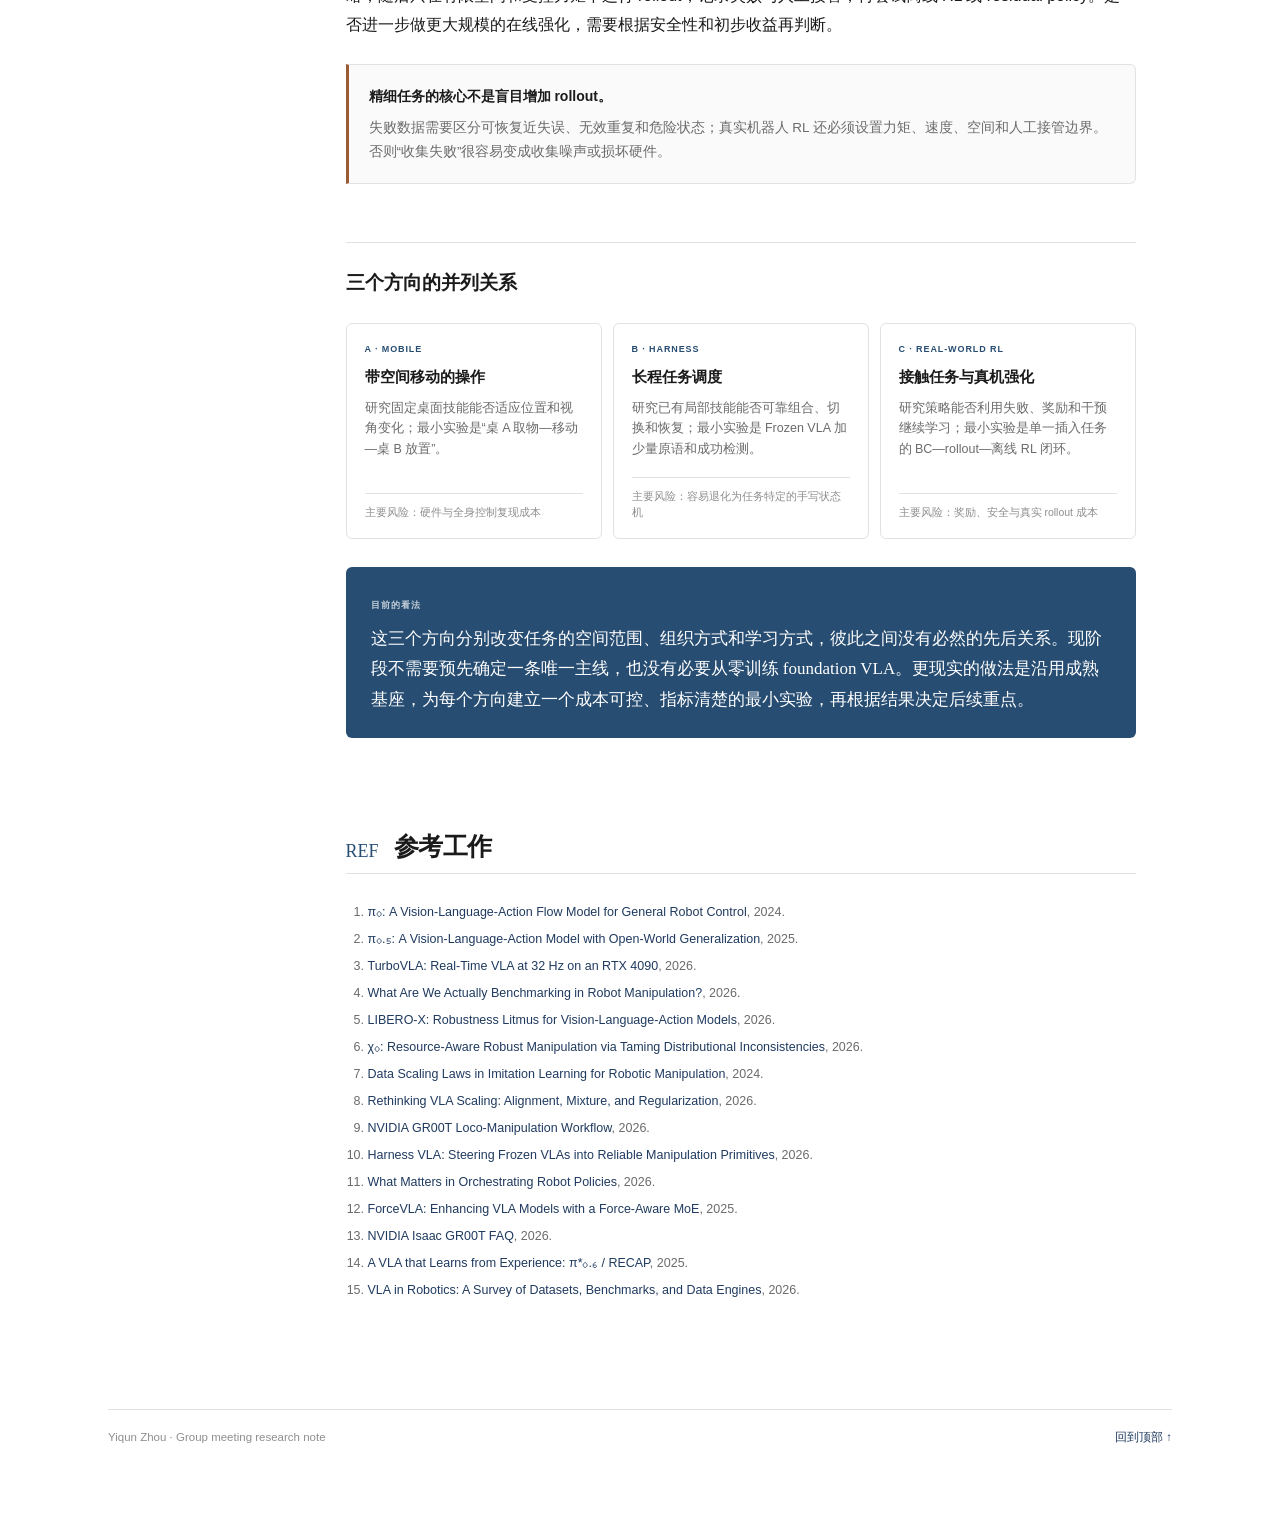
<file: vla-next-step.html>
<!doctype html>
<html lang="zh-CN">
<head>
<meta charset="utf-8">
<meta name="viewport" content="width=device-width, initial-scale=1">
<title>从目前的实验效果看，VLA 下一步做什么？</title>
<meta name="description" content="一份从实验室现有结果出发的 VLA 研究笔记：桌面任务之后，为什么下一步应关注数据分布、空间移动、长程调度与精细接触。">
<link rel="stylesheet" href="style.css">
<link rel="stylesheet" href="research-note.css">
</head>
<body id="top">
<div class="note-wrap">
  <nav class="note-nav" aria-label="页面导航">
    <a href="zh.html">← 返回主页</a>
    <span>研究笔记 · 组会版</span>
  </nav>

  <header class="note-hero">
    <p class="note-kicker">VISION–LANGUAGE–ACTION · 2026.08</p>
    <h1>从目前的实验效果看，<br>VLA 下一步做什么？</h1>
    <p class="note-deck">这不是一次从论文分类出发的综述，而是对我们目前实验进展的一次整理：已经能稳定做出来的是什么，继续沿着原来的路线优化还有多少收益，以及接下来哪些问题更值得投入。</p>

    <div class="thesis-box">
      <span>目前的判断</span>
      <p>在单个、受控的日常任务上，我们遇到的问题正在从“模型能不能学会”转成“数据是否覆盖正确的状态”。除了继续做好桌面任务，我们也可以并行验证几类不同问题：扩大任务的空间范围、用调度器组合长程技能，以及借助接触任务建立真机强化学习闭环。</p>
    </div>
  </header>

  <div class="note-layout">
    <aside class="note-toc" aria-label="目录">
      <span>ON THIS PAGE</span>
      <a href="#claim">01 · 从实验现象出发</a>
      <a href="#data">02 · 为什么关注数据</a>
      <a href="#directions">03 · 几个并列方向</a>
      <a href="#references">参考文献</a>
    </aside>

    <main class="note-content">
      <section class="note-section" id="claim">
        <div class="section-head">
          <span>01</span>
          <h2>先从我们已经做出来的效果说起</h2>
        </div>

        <p class="lead-copy">从目前的复现实验和组内讨论看，叠衣服、叠方块、抓取放置这类常见桌面任务，已经不再只是“有没有模型能做”的问题。下面几条是我们从实际实验中得到的阶段性观察。</p>

        <h3>1. 约 500 条数据，已经能把叠衣服做到可接受</h3>
        <ul class="finding-list">
          <li>我们收集了约 500 条叠衣服任务数据。</li>
          <li>在成熟 VLA 基座上训练后，实际性能已经达到可以接受的水平。</li>
          <li>对于固定本体、固定桌面和相对稳定的任务流程，获得基本可用能力所需的数据规模并没有想象中大。</li>
        </ul>

        <h3>2. 加入 χ₀ 数据后，模型还能学出更复杂的操作</h3>
        <ul class="finding-list">
          <li>在原有数据中加入 χ₀（kai0）数据后，模型能够学出先在空中抖动、将衣物展平，再继续折叠的操作。</li>
          <li>这种行为不只是重复抓取和放置，而是包含了有意义的中间状态与操作策略。</li>
          <li>成熟基座已经具备较强的动作学习能力；数据里有没有出现关键操作方式，会直接影响模型最终能学出什么。</li>
        </ul>

        <h3>3. 前期“跑不通”主要是系统接口问题</h3>
        <ul class="finding-list">
          <li>策略早期一直跑不通、动作明显卡顿，一度看起来像是模型能力不足。</li>
          <li>后来发现，主要问题来自坐标系变换没有处理正确，以及相邻 action chunk 之间缺少平滑衔接。</li>
          <li>把坐标、时序和 chunk 衔接问题解决以后，很多原本归因于模型的异常现象也随之消失。</li>
        </ul>
        <p>判断模型效果之前，首先要确保坐标系、控制频率、动作表示和执行接口是正确的，否则系统层面的错误很容易被误判为学习能力不足。</p>

        <h3>4. 系统打通以后，问题基本转向“怎样收集数据”</h3>
        <ul class="finding-list">
          <li>哪些初始状态需要覆盖？</li>
          <li>衣物处于不同形态时，是否都有对应示范？</li>
          <li>数据里是否包含抖动、展平等关键中间操作？</li>
          <li>模型执行偏离以后，有没有失败恢复轨迹可以学习？</li>
          <li>不同类型的数据应该直接混合，还是分别训练后再组合？</li>
        </ul>
        <p>我们目前的感受是：在这类桌面任务上，成熟基座已经足够强。系统接口打通以后，剩余问题几乎都指向数据的质量、覆盖、组合和结构。</p>

        <h3>5. “做得差不多了”有一个明确边界</h3>
        <div class="boundary-grid">
          <article>
            <span>这个判断成立的条件</span>
            <ul>
              <li>机器人本体和基座位置固定</li>
              <li>相机视角和桌面高度基本不变</li>
              <li>物体与初始状态的分布有限</li>
              <li>任务在一张桌面内、任务链较短</li>
            </ul>
          </article>
          <article>
            <span>放宽条件后仍会暴露的</span>
            <ul>
              <li>换房间、换高度、换视角后的稳定性</li>
              <li>移动、操作与全身控制的连续衔接</li>
              <li>长程任务中的终止判断和错误恢复</li>
              <li>毫米级、遮挡下的接触与受力控制</li>
            </ul>
          </article>
        </div>

        <h3>6. 公开工作也支持这一观察</h3>
        <ul class="finding-list">
          <li>π₀ 已经展示了洗衣折叠、装箱等灵巧任务。<a class="cite" href="https://arxiv.org/abs/2410.24164" target="_blank" rel="noopener noreferrer">[1]</a></li>
          <li>π₀.₅ 通过异构联合训练，把能力推进到陌生家庭中的长程整理任务。<a class="cite" href="https://arxiv.org/abs/2504.16054" target="_blank" rel="noopener noreferrer">[2]</a></li>
          <li>TurboVLA 用仅 0.2B 参数在 LIBERO 上报告了 97.7% 平均成功率，并在 RTX 4090 上达到约 31.2 ms 延迟。<a class="cite" href="https://arxiv.org/abs/2607.27205" target="_blank" rel="noopener noreferrer">[3]</a></li>
        </ul>

        <div class="caution-box">
          <strong>但需要区分“任务做出来了”和“能力解决了”。</strong>
          <p>2026 年的一项 benchmark audit 发现，一个 0.09B、没有语言编码器的 probe 也能在 LIBERO 上接近已有 SOTA；在加入空间、物体和指令扰动后，代表性 VLA 仍会显著掉点。更准确的说法是：<em>固定协议里的任务正在饱和，协议外的鲁棒性仍远未饱和。</em><a class="cite" href="https://arxiv.org/abs/2606.04233" target="_blank" rel="noopener noreferrer">[4]</a><a class="cite" href="https://arxiv.org/abs/2602.06556" target="_blank" rel="noopener noreferrer">[5]</a></p>
        </div>
      </section>

      <section class="note-section" id="data">
        <div class="section-head">
          <span>02</span>
          <h2>为什么我们开始更关注数据，而不是模型细节？</h2>
        </div>

        <h3>1. 同一个成熟基座，换数据就能学出不同层次的能力</h3>
        <ul class="finding-list">
          <li>π₀.₅ 这类成熟基座已经可以学会基本的叠衣服动作。</li>
          <li>加入包含抖动、展平等操作的数据后，同一个基座又能学出更复杂的中间行为。</li>
          <li>当前的主要限制不一定是模型“不会”，而可能是训练数据没有告诉它这些状态和动作应该如何连接。</li>
        </ul>
        <p>在单个桌面任务上，首先值得问的不再是“要不要换一个 action head”，而是：<strong>现有数据是否覆盖了我们希望模型学会的行为？</strong></p>

        <h3>2. 对我们当前的任务，直接训练已经足够</h3>
        <p>χ₀ 提出了 Model Arithmetic、Stage Advantage 和 Train-Deploy Alignment。这些方法对构建一个能够长时间运行、处理失败恢复的完整系统有价值，但对我们目前的单桌面叠衣服实验，它们并不是最需要优先研究的部分。<a class="cite" href="https://arxiv.org/html/2602.09021" target="_blank" rel="noopener noreferrer">[6]</a></p>
        <ul class="finding-list">
          <li>不改 π₀.₅ 的模型结构；</li>
          <li>不实现 Model Arithmetic，也不加入 Stage Advantage；</li>
          <li>直接把原有数据与 χ₀ 数据交给 π₀.₅ 训练；</li>
          <li>就已经能够得到可接受的折叠效果，并学出空中抖动、展平等操作。</li>
        </ul>
        <p>因此，对当前任务来说，继续拆解 χ₀ 三个模块各自贡献多大，投入产出比比较有限。更直接的做法是把数据整理好以后直接训练，再用真实机器人结果判断还缺什么数据。</p>

        <h3>3. χ₀ 对我们的主要启发来自数据，而不是方法复现</h3>
        <ul class="finding-list">
          <li>衣物具有更多不同的初始形态；</li>
          <li>轨迹包含抖动、展平、重新抓取等中间操作；</li>
          <li>不只展示最终折叠动作，也覆盖从混乱状态逐步整理的过程；</li>
          <li>数据中包含更多偏离标准轨迹后的处理方式。</li>
        </ul>
        <p>把这些数据直接用于普通 π₀.₅ 微调后也能学出对应能力，说明性能提升主要来自数据带来的行为覆盖，而不是必须依赖 χ₀ 特有的训练模块。</p>

        <h3>4. 接下来真正需要研究的是“怎样把数据收对”</h3>
        <div class="plain-table">
          <div><strong>状态覆盖</strong><span>不同衣物形态、初始位置和操作阶段是否都出现过？</span></div>
          <div><strong>关键行为</strong><span>是否包含抖动、展平、重新抓取等决定任务质量的动作？</span></div>
          <div><strong>失败附近</strong><span>模型偏离以后，是否有纠正和恢复轨迹？</span></div>
          <div><strong>数据组合</strong><span>不同来源、不同阶段的数据应该以什么比例混合？</span></div>
          <div><strong>部署一致性</strong><span>训练动作与真实机器人的坐标、频率、延迟和 chunk 执行方式是否一致？</span></div>
        </div>
        <div class="rl-loop" aria-label="直接训练和补数据循环">
          <span>先收一批数据</span><b>→</b><span>直接训练</span><b>→</b><span>上机器人测试</span><b>→</b><span>定位集中失败</span><b>→</b><span>定向补数据</span>
        </div>
        <blockquote>下一阶段更值得优化的，可能不是 dataset size，而是 dataset geometry：覆盖了哪些状态、状态之间怎样连接，以及模型犯错以后能否在数据中找到回来的路径。</blockquote>

        <h3>5. 已有 scaling 研究也表明，多样性比重复数量更重要</h3>
        <p>环境和物体的多样性，通常比在同一条件下重复采集更多 demonstration 更有价值；同一状态下的重复数量达到一定阈值后，继续增加数据的边际收益会明显下降。π₀.₅ 的开放环境泛化，也依赖多机器人数据、网页视觉语言数据、目标检测、子任务预测和低层动作的异构联合训练。<a class="cite" href="https://arxiv.org/abs/2410.18647" target="_blank" rel="noopener noreferrer">[7]</a><a class="cite" href="https://arxiv.org/abs/2504.16054" target="_blank" rel="noopener noreferrer">[2]</a></p>
        <div class="definition-box">
          <strong>数据中心 ≠ 无差别堆数据</strong>
          <p>跨本体数据如果没有统一物理表示和合理采样比例，也可能产生负迁移。数据质量、覆盖、动作表示、失败恢复和混合策略需要作为一个整体设计。<a class="cite" href="https://arxiv.org/abs/2602.09722" target="_blank" rel="noopener noreferrer">[8]</a></p>
        </div>

        <h3>6. 模型结构仍然重要，但不是当前选题重点</h3>
        <p>如果只问“能不能把东西放好”，架构差异的边际收益可能正在变小；如果关心实时性、显存、控制频率和部署成本，架构仍然可能是决定性变量。TurboVLA 在 RTX 4090 上以约 30 Hz 运行的价值就在这里：它未必让方块叠得更聪明，却说明相近任务能力可以用更低成本、更高频率实现。</p>
        <p><strong>对于一个受控日常任务，模型首先要足够强；达到这个门槛以后，直接训练、真实测试和针对性补数据，通常比继续优化模型细节更有效。</strong></p>
        <p>沿着这个判断继续往下，我们目前想到三个并列的候选方向，分别关注空间移动、长程调度和真机强化学习。</p>
      </section>

      <section class="note-section" id="directions">
        <div class="section-head">
          <span>03</span>
          <h2>对目前几个工作方向的思考</h2>
        </div>

        <p class="lead-copy">我们目前想到三个可以继续探索的方向：带空间移动的操作、长程任务调度，以及面向真机强化学习的接触任务。它们并不是先后递进的路线，也还不能说哪一个方向一定更好；更合适的做法可能是分别设计一个最小实验，再结合平台、成本和初步结果决定投入重点。</p>

        <h3 id="mobile">A. 带空间移动的 VLA 任务</h3>
        <p>第一个方向是尝试把任务范围从一张桌面扩展到多个工作区。一个最简单的例子是：从桌 A 拿起物体，带着它移动，再放到桌 B。它仍然可以复用已经训练好的抓取和放置能力，但机器人不再始终站在预先调好的最佳位置。</p>

        <figure class="note-figure compact">
          <img src="assets/vla-note/groot-mobile.jpg" alt="GR00T Whole-Body Control 中 G1 将桌上的易拉罐投入垃圾桶" loading="lazy">
          <figcaption><b>GR00T Whole-Body Control 实机任务。</b> G1 从小桌取易拉罐，转身、踩下垃圾桶踏板并投入。图片来自 NVIDIA 官方评测视频。<a href="https://github.com/NVIDIA/Isaac-GR00T/blob/main/examples/GR00TWholeBodyControl/README.md" target="_blank" rel="noopener noreferrer">官方页面 ↗</a></figcaption>
        </figure>

        <div class="stage-flow" aria-label="移动操作任务阶段">
          <span>定位目标</span><b>→</b><span>走近桌面</span><b>→</b><span>建立操作姿态</span><b>→</b><span>抓取</span><b>→</b><span>携物移动</span><b>→</b><span>重新放置</span>
        </div>

        <p>GR00T 官方已经给出了同类任务的完整 workflow，例如从货架取箱子放入蓝色容器，以及从小桌拿易拉罐投入垃圾桶。这至少说明该方向有相对清楚的技术参考，但官方示例能够运行，并不意味着我们可以低成本地复现同样效果。<a class="cite" href="https://github.com/isaac-sim/IsaacLab-Arena/blob/main/docs/pages/example_workflows/locomanipulation/index.rst" target="_blank" rel="noopener noreferrer">[9]</a></p>

        <div class="metric-strip">
          <div><strong>73.6%</strong><span>走到桌前并抓取<br>159 / 216</span></div>
          <div><strong>66.7%</strong><span>桌面易拉罐到垃圾桶<br>8 / 12</span></div>
          <p>官方记录的失败主要来自漏抓、抓取不稳定、把物体推出可达区域，以及踩不中垃圾桶踏板。自主重试被计为成功。</p>
        </div>

        <h4>目前比较担心的是复现成本</h4>
        <div class="plain-table">
          <div><strong>桌面策略</strong><span>通常默认相机、基座、桌面高度和机械臂工作区相对固定。</span></div>
          <div><strong>移动操作</strong><span>底盘或双足每次停靠都会改变视角、距离、可达性和后续抓取分布。</span></div>
          <div><strong>全身系统</strong><span>还要匹配遥操作设备、手爪、全身控制器、相机同步、地面摩擦和安全边界。</span></div>
          <div><strong>误差传播</strong><span>前一阶段少停十厘米，可能让后面的视觉输入和关节可达域一起偏移。</span></div>
        </div>

        <p>一个相对保守的起点，是只做“桌 A 取物—移动—桌 B 放置”的最小闭环，允许导航或底盘继续使用现有模块，并分别记录到位、抓取、携物和放置成功率。先确认各阶段能否稳定连接，再决定是否扩大场景。</p>

        <h3 id="orchestration">B. 用调度器把局部能力接成长程任务</h3>
        <p>一旦任务跨越多个位置和阶段，问题就不再只是每个动作能否做好，还包括下一步做什么、何时切换、失败以后回到哪里。长程任务未必需要一个 VLA 从头控制到尾；更现实的做法，是在已有局部技能外面加一个调度器。</p>

        <figure class="note-figure wide transparent">
          <img src="assets/vla-note/harness-vla-agentic-planner.png" alt="HarnessVLA：Agentic Planner 调用 VLA 与解析原语，并结合任务记忆完成长程任务" loading="lazy">
          <figcaption><b>HarnessVLA 系统总览。</b> Agentic Planner 根据任务描述、RGB-D 观测和机器人状态，从固定 Primitive Library 中选择 VLA_ACT、MOVE_TO、ROTATE、SET_GRIPPER 等动作，并利用任务记忆和全局经验组织长程执行。<a href="https://arxiv.org/abs/2607.08448" target="_blank" rel="noopener noreferrer">论文 ↗</a></figcaption>
        </figure>

        <div class="orchestrator-diagram" aria-label="层级调度架构">
          <div class="planner"><span>高层调度器</span><strong>分解 · 选择 · 验证 · 恢复</strong></div>
          <div class="branch"><i></i><i></i><i></i></div>
          <div class="skills">
            <article><span>解析原语</span><strong>导航 / 对齐 / 搬运</strong></article>
            <article class="accent"><span>Frozen VLA</span><strong>抓取 / 插入 / 开合</strong></article>
            <article><span>系统模块</span><strong>成功检测 / 记忆</strong></article>
          </div>
        </div>

        <p>Harness VLA 不让 agent 直接输出关节动作，也不允许它在部署时发明新技能。它只暴露一组很小的固定原语：移动、姿态调整、夹爪控制、底盘导航，以及唯一的学习型原语 <code>VLA_ACT</code>。每次调用 VLA 前先把机器人放进合适的局部状态，调用后重新观察和验证；如果接触不稳定，就换姿态或视角再试。<a class="cite" href="https://arxiv.org/abs/2607.08448" target="_blank" rel="noopener noreferrer">[10]</a></p>

        <figure class="note-figure wide">
          <img src="assets/vla-note/hi-vla-overview.png" alt="层级 VLA 的高层 VLM 与低层 VLA 双循环结构" loading="lazy">
          <figcaption><b>统一的 Hi-VLA 双循环。</b> 高层 VLM 生成可执行语言子目标，低层 VLA 持续执行，直到终止条件把控制权交回高层。图片来自 <i>What Matters in Orchestrating Robot Policies</i>。<a href="https://arxiv.org/html/2606.10267" target="_blank" rel="noopener noreferrer">原文 ↗</a></figcaption>
        </figure>

        <h4>这些结果对我们做调度器有什么启发？</h4>
        <ul class="finding-list">
          <li><strong>高层 reasoning 比单纯扩大高层 VLM 更重要。</strong>开启 thinking 持续改善结果，但 Lite、Flash、Pro 的规模差异没有稳定转化为系统收益。</li>
          <li><strong>低层 VLA 的 steerability 是瓶颈。</strong>任务内微调如果损害指令跟随能力，长程组合表现反而会明显下降。</li>
          <li><strong>何时切换和用什么状态切换很重要。</strong>成功检测通常优于预先猜测执行时间；固定时长时，4–8 秒是论文建议的折中范围。</li>
          <li><strong>结构化观测比原始图像更可靠。</strong>bounding box 和接触信息能显著改善高层判断。</li>
          <li><strong>原始历史不是有效记忆。</strong>简单增加当前 episode 的上下文帮助很小，跨 episode 提炼出的成功经验更有价值。</li>
        </ul>

        <div class="comparison-table" role="table" aria-label="层级 VLA 与 Flat VLA 结果">
          <div class="table-row table-head"><span>配置</span><span>短程</span><span>长程</span><span>推理</span><span>真实 ALOHA</span></div>
          <div class="table-row best"><strong>Best hierarchy</strong><span>78.22%</span><span>67.08%</span><span>80.89%</span><span>12 / 15</span></div>
          <div class="table-row"><strong>Naive hierarchy</strong><span>69.57%</span><span>40.56%</span><span>66.49%</span><span>9 / 15</span></div>
          <div class="table-row"><strong>Flat VLA</strong><span>69.63%</span><span>25.30%</span><span>50.90%</span><span>3 / 15</span></div>
        </div>
        <p class="table-note">三种设置使用相同的底层 VLA 和初始任务指令。优势主要出现在需要组合与推理的任务，而不是最短的原子技能。<a class="cite" href="https://arxiv.org/html/2606.10267" target="_blank" rel="noopener noreferrer">[11]</a></p>

        <p>对我们来说，一个最小实现可以先冻结现有 VLA，只增加少量解析原语、成功检测和重试逻辑，观察不同技能之间的 handoff 是否真的改善长程成功率。这个方向的难点，是需要证明系统收益来自可泛化的调度能力，而不只是为单个任务手写状态机。</p>

        <h3 id="contact">C. 用精细接触任务进入真机强化学习</h3>
        <p>第三个方向是把插头插座、精细插入等接触任务作为真机强化学习的切入口。这里关注的不只是“做得更准”，而是如何让策略在真实机器人上经历失败、获得反馈，并通过自主 rollout 和人类干预继续提高。</p>

        <p>这类任务不是普通 pick-and-place 的缩小版：接触以后视觉可能被机械手遮挡，真正决定成功的是毫米级错位、摩擦、受力方向和是否已经插到底。但它也有一个适合强化学习的特点：任务边界相对明确，成功与失败较容易定义，接触力、插入深度和最终状态都可以用来构造反馈。</p>

        <figure class="note-figure wide">
          <img src="assets/vla-note/forcevla-plug.jpg" alt="ForceVLA 使用六轴外力信号修正插头插入姿态" loading="lazy">
          <figcaption><b>ForceVLA 插头插入示意。</b> 无力觉策略在错误姿态下持续施力并失败；ForceVLA 根据六轴外力调整插入位置。论文报告五类接触任务平均提升 23.2 个百分点，插头插入最高达到 80%。<a href="https://arxiv.org/abs/2505.22159" target="_blank" rel="noopener noreferrer">论文 ↗</a></figcaption>
        </figure>

        <p>接触任务在这里更像是一个载体：我们可以先用行为克隆把策略训练到基本可用，再让机器人自主执行，系统性收集插偏、卡住、打滑和过度施力等失败状态。这样，前面讨论的“如何收集数据”就可以继续延伸到“如何利用自主经验改进策略”。</p>

        <div class="rl-loop" aria-label="精细任务的数据和强化学习闭环">
          <span>成功示范</span><b>→</b><span>监督微调</span><b>→</b><span>机器人 rollout</span><b>→</b><span>失败 / 人类干预</span><b>→</b><span>奖励与价值学习</span><b>→</b><span>RL 后训练</span>
        </div>

        <div class="data-stack">
          <article><span>SUCCESS</span><strong>成功轨迹</strong><p>告诉模型一条任务可行路径，适合作为初始化。</p></article>
          <article><span>FAILURE</span><strong>失败与恢复</strong><p>覆盖错位、打滑、卡住、过度施力和视觉遮挡后的状态。</p></article>
          <article><span>CONTACT</span><strong>力与触觉</strong><p>补充 RGB 难以观测的接触阶段和插入深度。</p></article>
          <article><span>REWARD</span><strong>偏好与结果</strong><p>区分“看起来像”与真正插稳、插到底的动作。</p></article>
        </div>

        <p>GR00T 官方对困难任务的建议也是从约百条遥操作示范开始，训练后通过 HG-DAgger 收集策略失败时的人类纠正。π*₀.₆ 的 RECAP 则给出了一条更完整的路径：离线 RL 初始化、任务示范微调，再使用真实机器人自主经验、奖励标签和人类干预继续训练。<a class="cite" href="https://github.com/NVIDIA/Isaac-GR00T/blob/main/FAQ.md" target="_blank" rel="noopener noreferrer">[13]</a><a class="cite" href="https://www.pi.website/blog/pistar06" target="_blank" rel="noopener noreferrer">[14]</a></p>

        <p>一个相对稳妥的最小实验可能是：选择装置容易复位、成功条件清楚的单一插入任务，用示范数据训练初始策略；随后只在有限空间和受控力矩下运行 rollout，记录失败与人工接管，再尝试离线 RL 或 residual policy。是否进一步做更大规模的在线强化，需要根据安全性和初步收益再判断。</p>

        <div class="caution-box">
          <strong>精细任务的核心不是盲目增加 rollout。</strong>
          <p>失败数据需要区分可恢复近失误、无效重复和危险状态；真实机器人 RL 还必须设置力矩、速度、空间和人工接管边界。否则“收集失败”很容易变成收集噪声或损坏硬件。</p>
        </div>
        <h3>三个方向的并列关系</h3>
        <div class="project-cards">
          <article>
            <span>A · MOBILE</span>
            <h4>带空间移动的操作</h4>
            <p>研究固定桌面技能能否适应位置和视角变化；最小实验是“桌 A 取物—移动—桌 B 放置”。</p>
            <small>主要风险：硬件与全身控制复现成本</small>
          </article>
          <article>
            <span>B · HARNESS</span>
            <h4>长程任务调度</h4>
            <p>研究已有局部技能能否可靠组合、切换和恢复；最小实验是 Frozen VLA 加少量原语和成功检测。</p>
            <small>主要风险：容易退化为任务特定的手写状态机</small>
          </article>
          <article>
            <span>C · REAL-WORLD RL</span>
            <h4>接触任务与真机强化</h4>
            <p>研究策略能否利用失败、奖励和干预继续学习；最小实验是单一插入任务的 BC—rollout—离线 RL 闭环。</p>
            <small>主要风险：奖励、安全与真实 rollout 成本</small>
          </article>
        </div>

        <div class="closing-box">
          <span>目前的看法</span>
          <p>这三个方向分别改变任务的空间范围、组织方式和学习方式，彼此之间没有必然的先后关系。现阶段不需要预先确定一条唯一主线，也没有必要从零训练 foundation VLA。更现实的做法是沿用成熟基座，为每个方向建立一个成本可控、指标清楚的最小实验，再根据结果决定后续重点。</p>
        </div>
      </section>

      <section class="note-section references" id="references">
        <div class="section-head">
          <span>REF</span>
          <h2>参考工作</h2>
        </div>
        <ol>
          <li><a href="https://arxiv.org/abs/2410.24164" target="_blank" rel="noopener noreferrer">π₀: A Vision-Language-Action Flow Model for General Robot Control</a>, 2024.</li>
          <li><a href="https://arxiv.org/abs/2504.16054" target="_blank" rel="noopener noreferrer">π₀.₅: A Vision-Language-Action Model with Open-World Generalization</a>, 2025.</li>
          <li><a href="https://arxiv.org/abs/2607.27205" target="_blank" rel="noopener noreferrer">TurboVLA: Real-Time VLA at 32 Hz on an RTX 4090</a>, 2026.</li>
          <li><a href="https://arxiv.org/abs/2606.04233" target="_blank" rel="noopener noreferrer">What Are We Actually Benchmarking in Robot Manipulation?</a>, 2026.</li>
          <li><a href="https://arxiv.org/abs/2602.06556" target="_blank" rel="noopener noreferrer">LIBERO-X: Robustness Litmus for Vision-Language-Action Models</a>, 2026.</li>
          <li><a href="https://arxiv.org/abs/2602.09021" target="_blank" rel="noopener noreferrer">χ₀: Resource-Aware Robust Manipulation via Taming Distributional Inconsistencies</a>, 2026.</li>
          <li><a href="https://arxiv.org/abs/2410.18647" target="_blank" rel="noopener noreferrer">Data Scaling Laws in Imitation Learning for Robotic Manipulation</a>, 2024.</li>
          <li><a href="https://arxiv.org/abs/2602.09722" target="_blank" rel="noopener noreferrer">Rethinking VLA Scaling: Alignment, Mixture, and Regularization</a>, 2026.</li>
          <li><a href="https://github.com/isaac-sim/IsaacLab-Arena/blob/main/docs/pages/example_workflows/locomanipulation/index.rst" target="_blank" rel="noopener noreferrer">NVIDIA GR00T Loco-Manipulation Workflow</a>, 2026.</li>
          <li><a href="https://arxiv.org/abs/2607.08448" target="_blank" rel="noopener noreferrer">Harness VLA: Steering Frozen VLAs into Reliable Manipulation Primitives</a>, 2026.</li>
          <li><a href="https://arxiv.org/abs/2606.10267" target="_blank" rel="noopener noreferrer">What Matters in Orchestrating Robot Policies</a>, 2026.</li>
          <li><a href="https://arxiv.org/abs/2505.22159" target="_blank" rel="noopener noreferrer">ForceVLA: Enhancing VLA Models with a Force-Aware MoE</a>, 2025.</li>
          <li><a href="https://github.com/NVIDIA/Isaac-GR00T/blob/main/FAQ.md" target="_blank" rel="noopener noreferrer">NVIDIA Isaac GR00T FAQ</a>, 2026.</li>
          <li><a href="https://www.pi.website/blog/pistar06" target="_blank" rel="noopener noreferrer">A VLA that Learns from Experience: π*₀.₆ / RECAP</a>, 2025.</li>
          <li><a href="https://arxiv.org/abs/2604.23001" target="_blank" rel="noopener noreferrer">VLA in Robotics: A Survey of Datasets, Benchmarks, and Data Engines</a>, 2026.</li>
        </ol>
      </section>
    </main>
  </div>

  <footer class="note-footer">
    <span>Yiqun Zhou · Group meeting research note</span>
    <a href="#top">回到顶部 ↑</a>
  </footer>
</div>
</body>
</html>
</file>
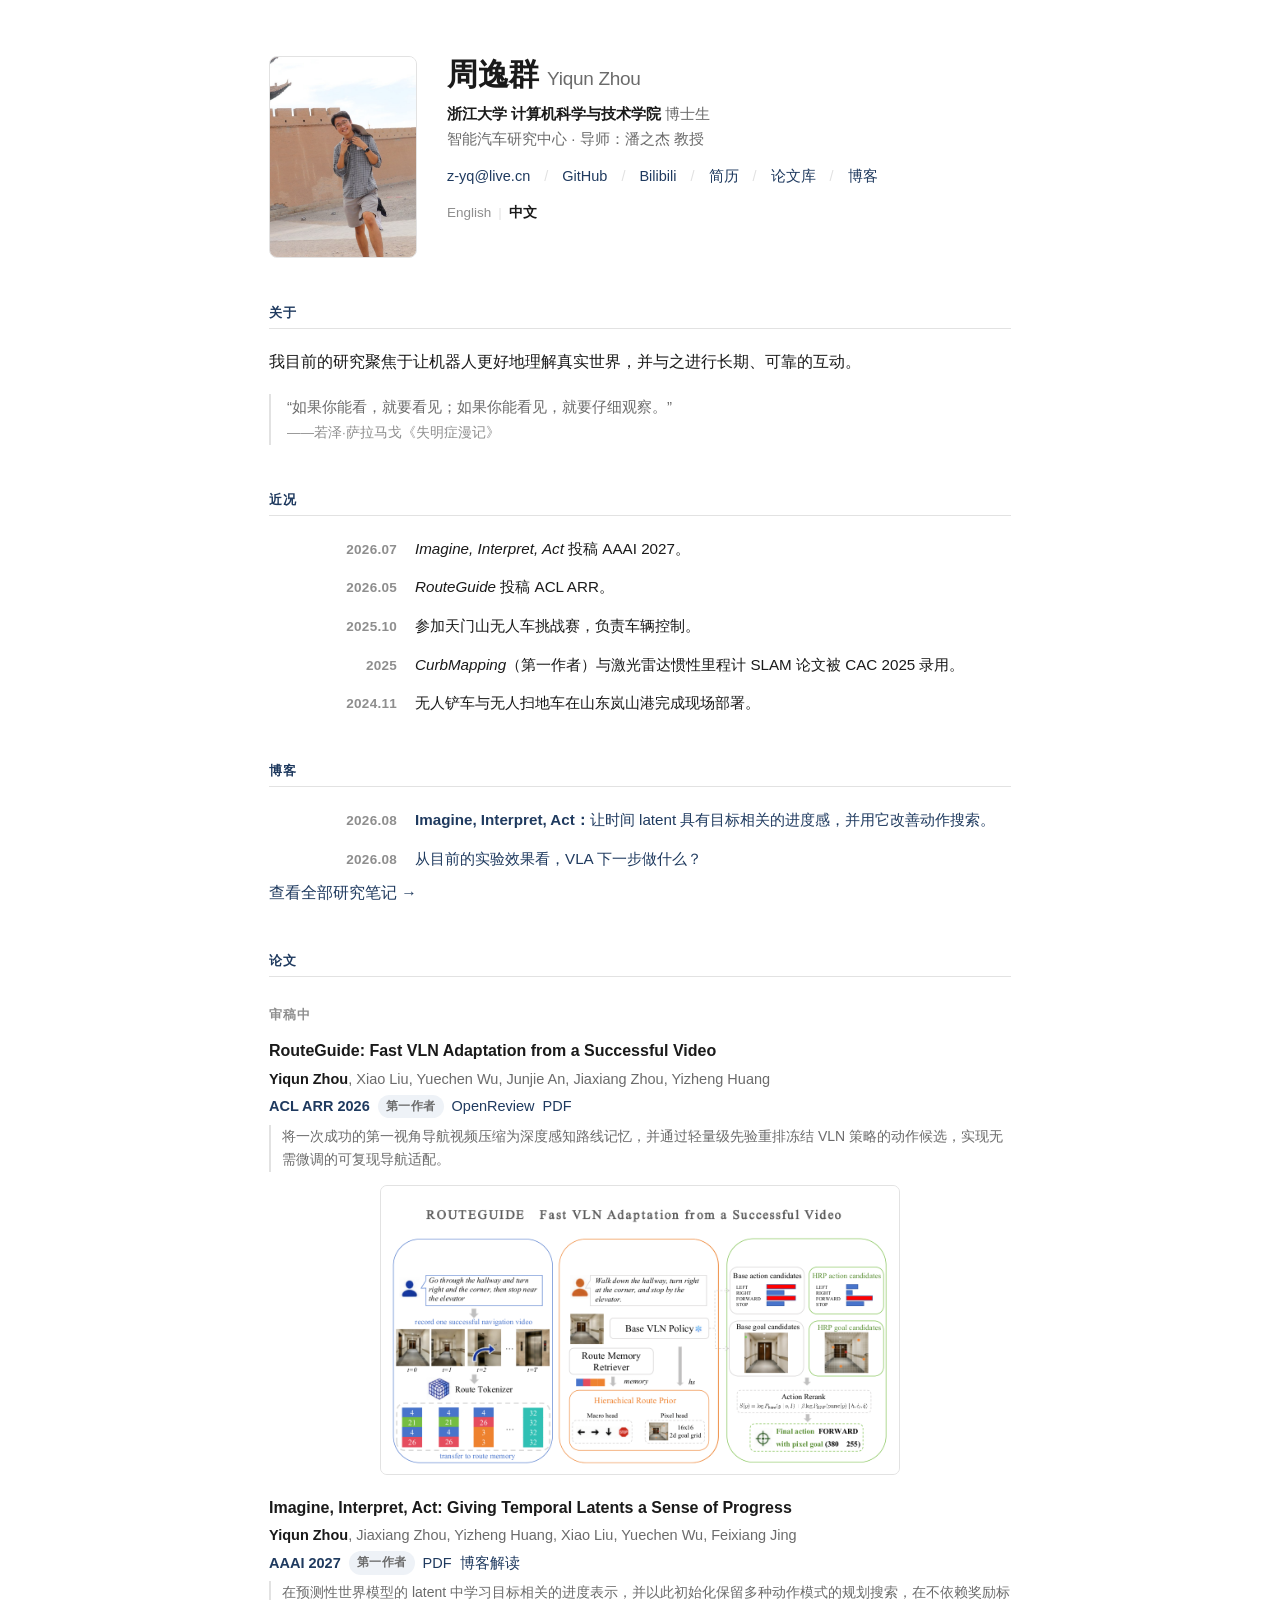
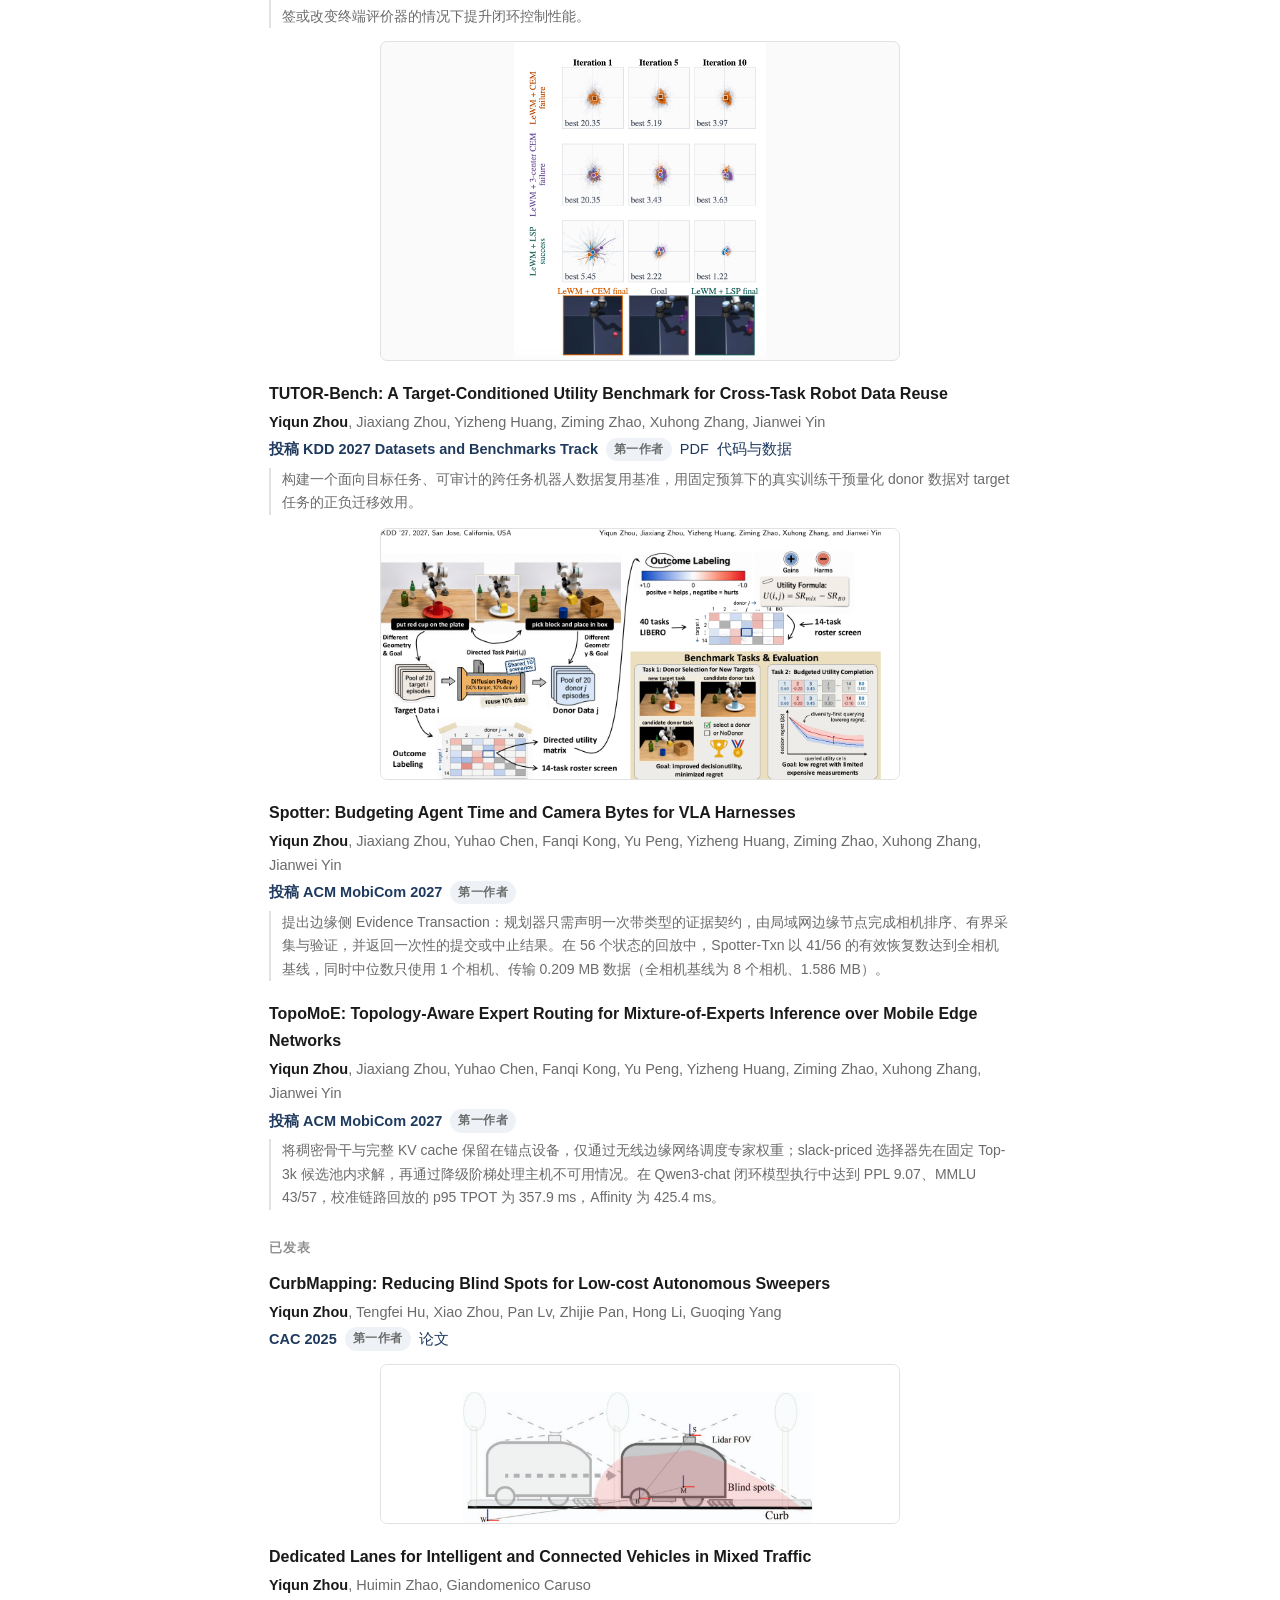
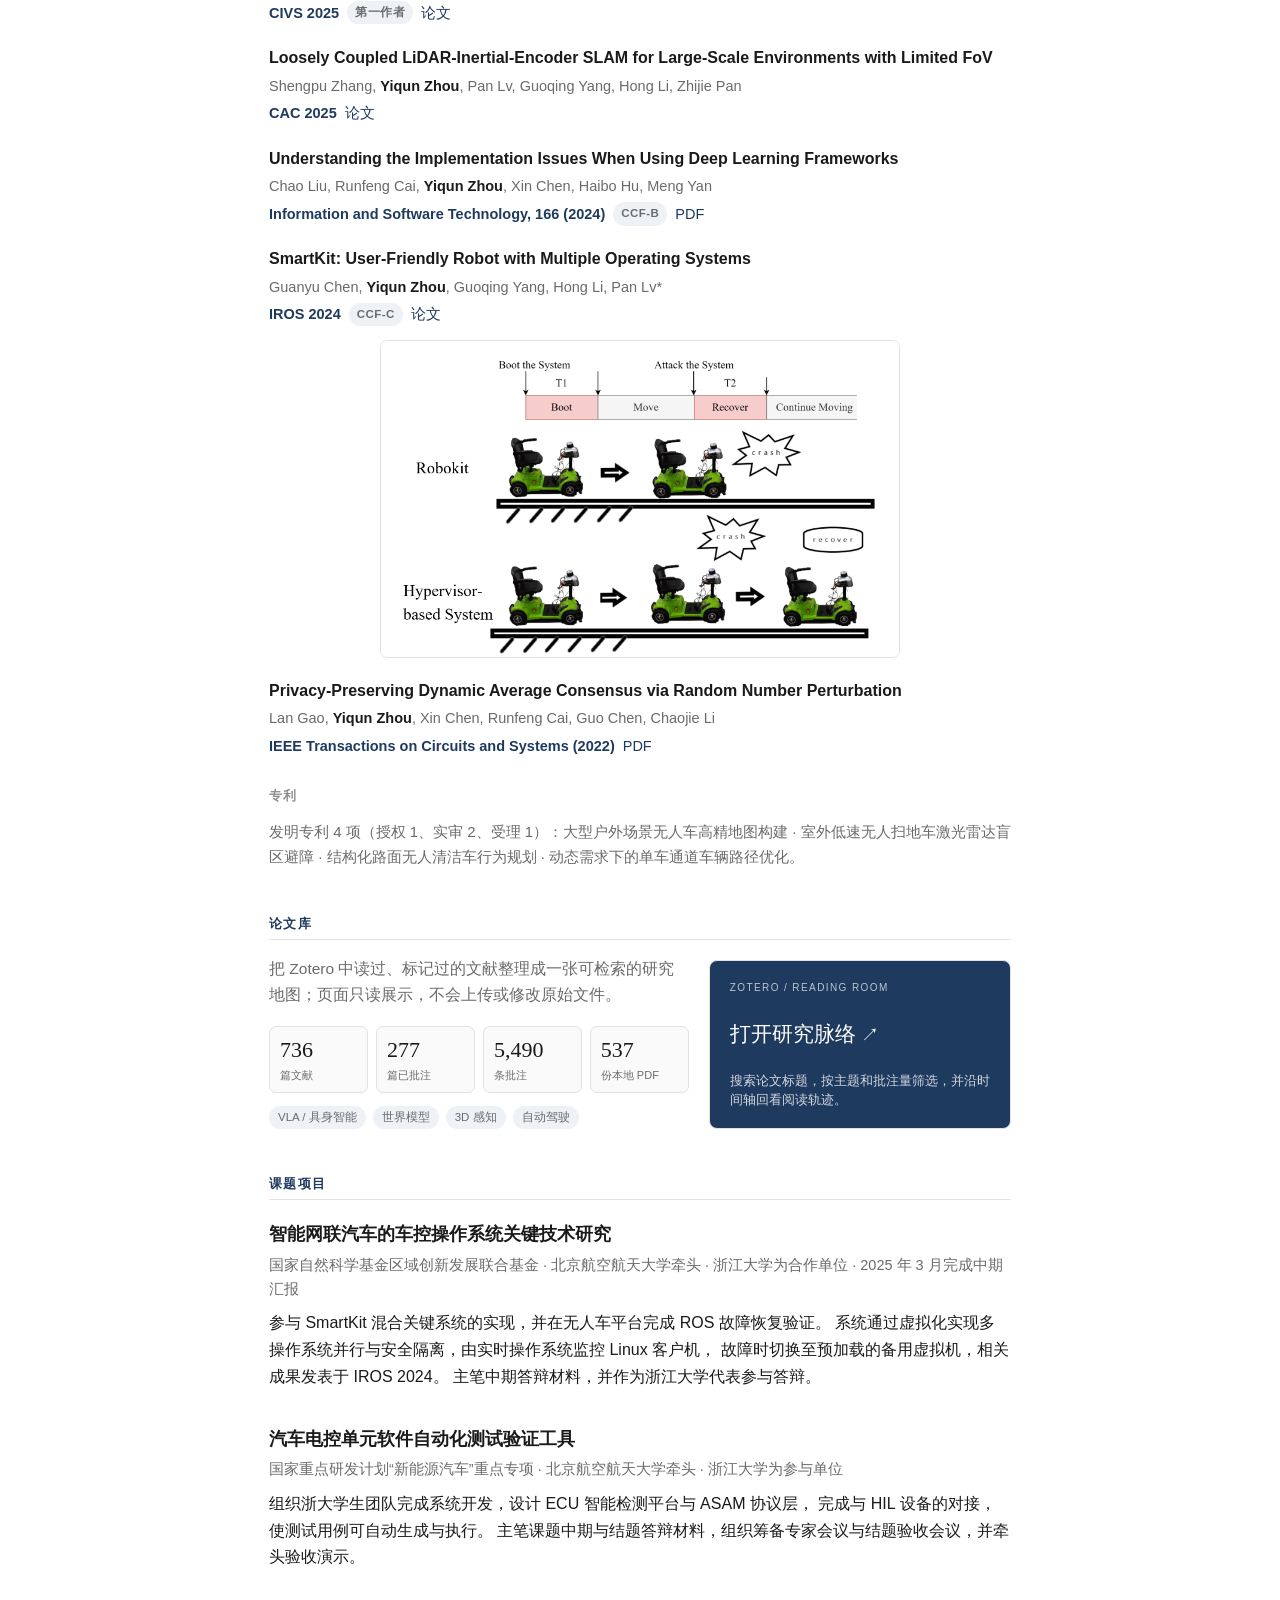
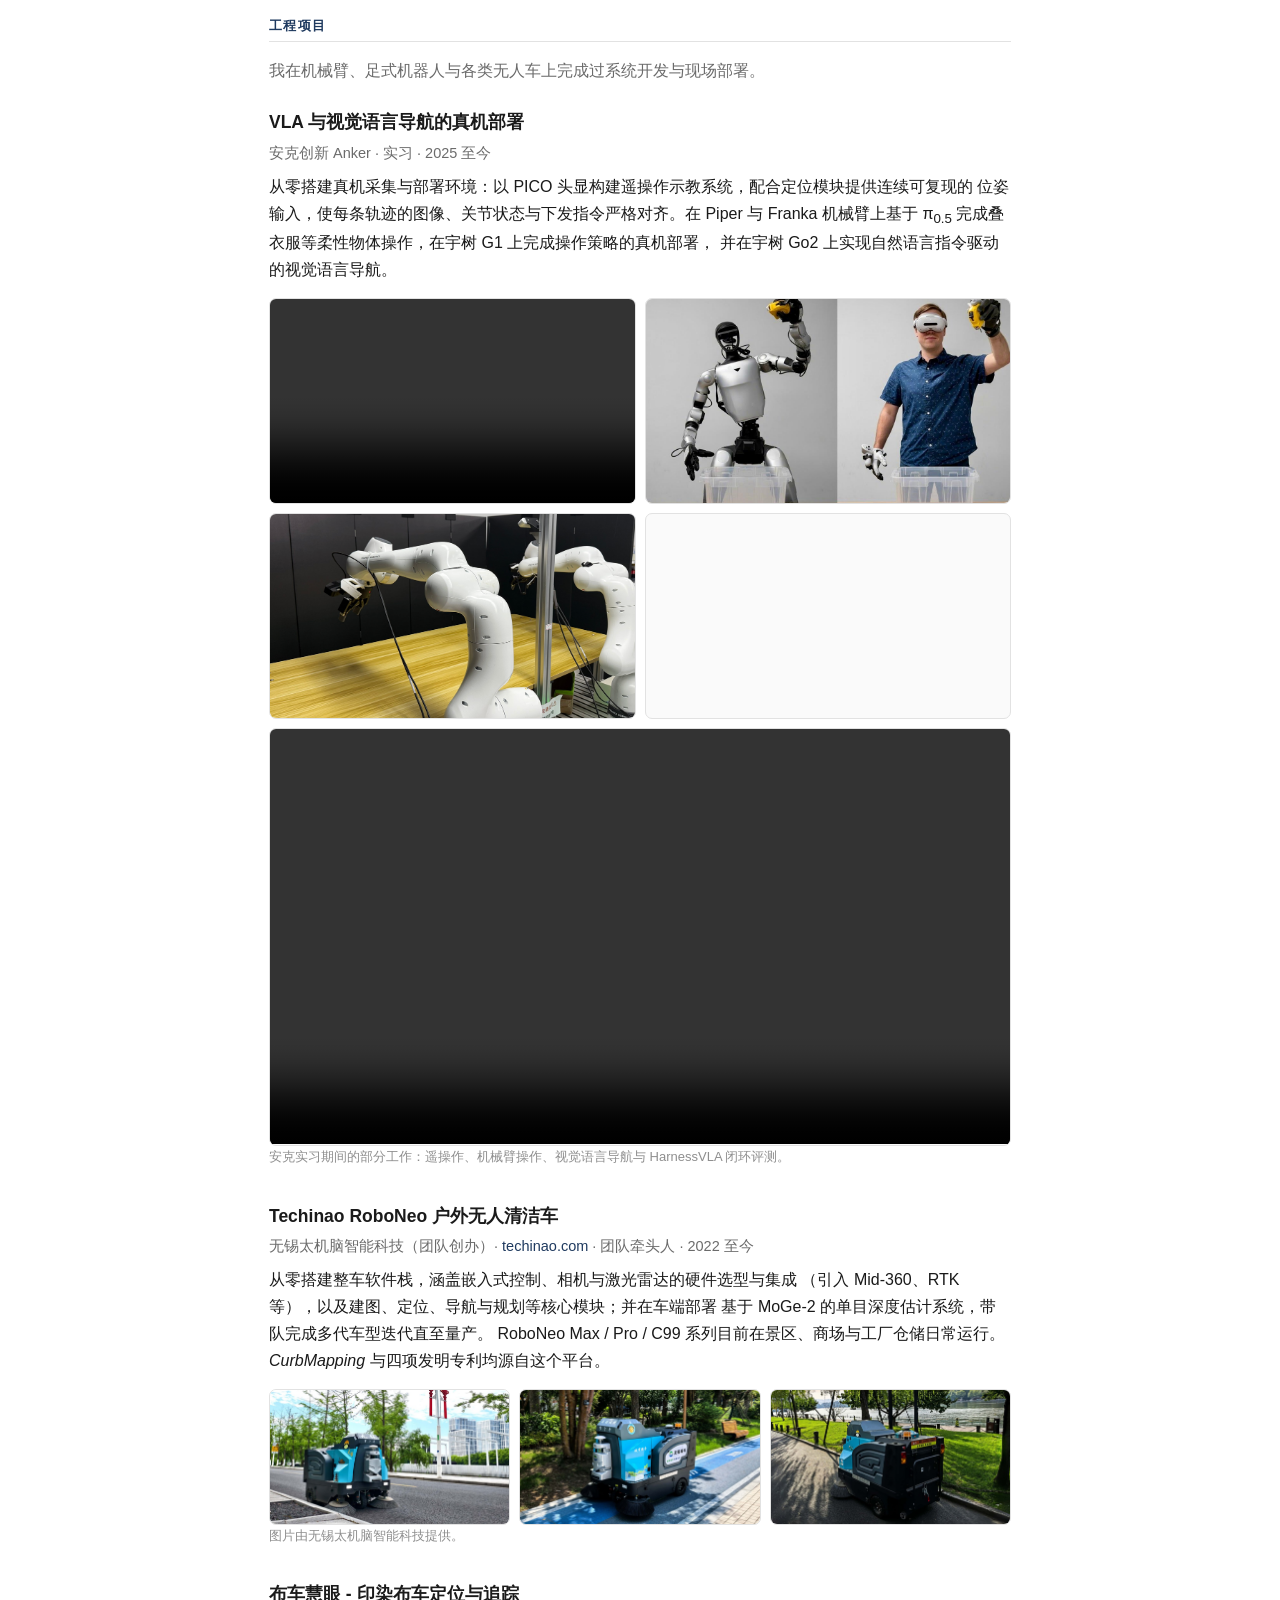
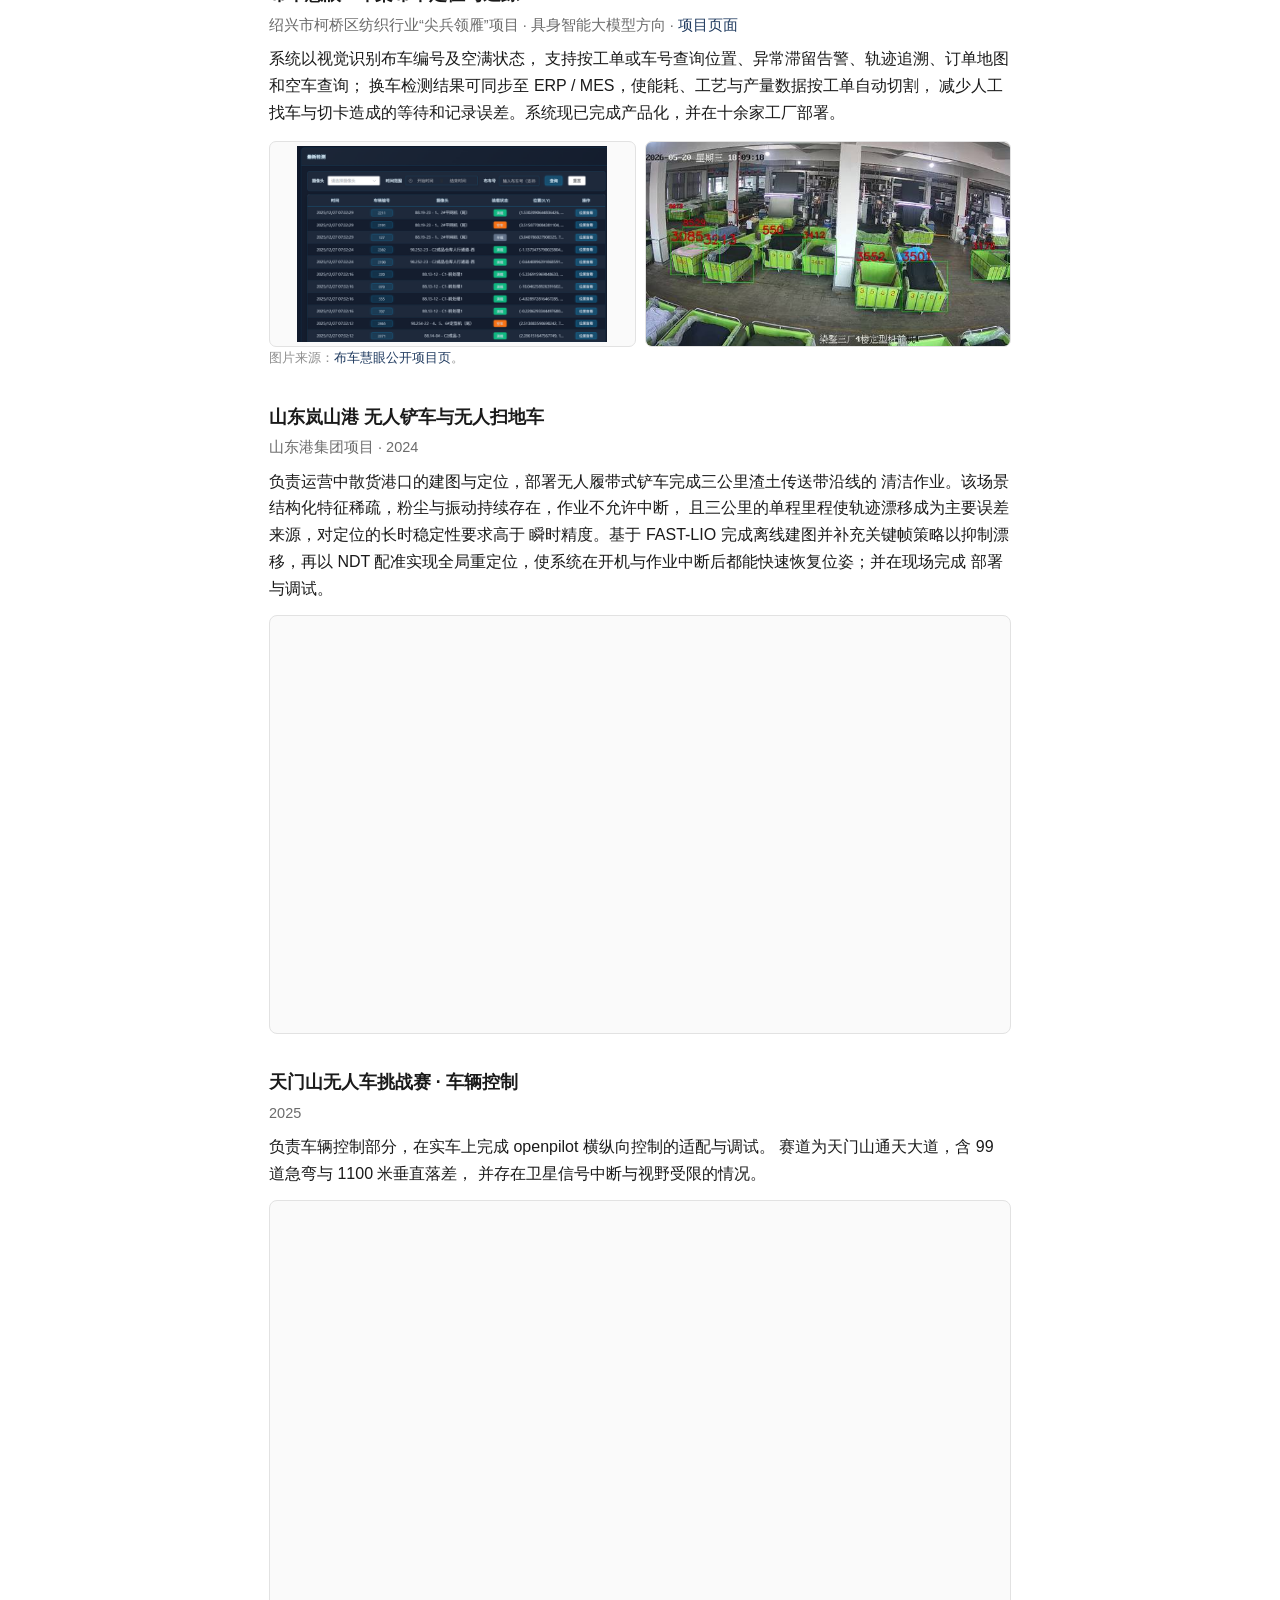
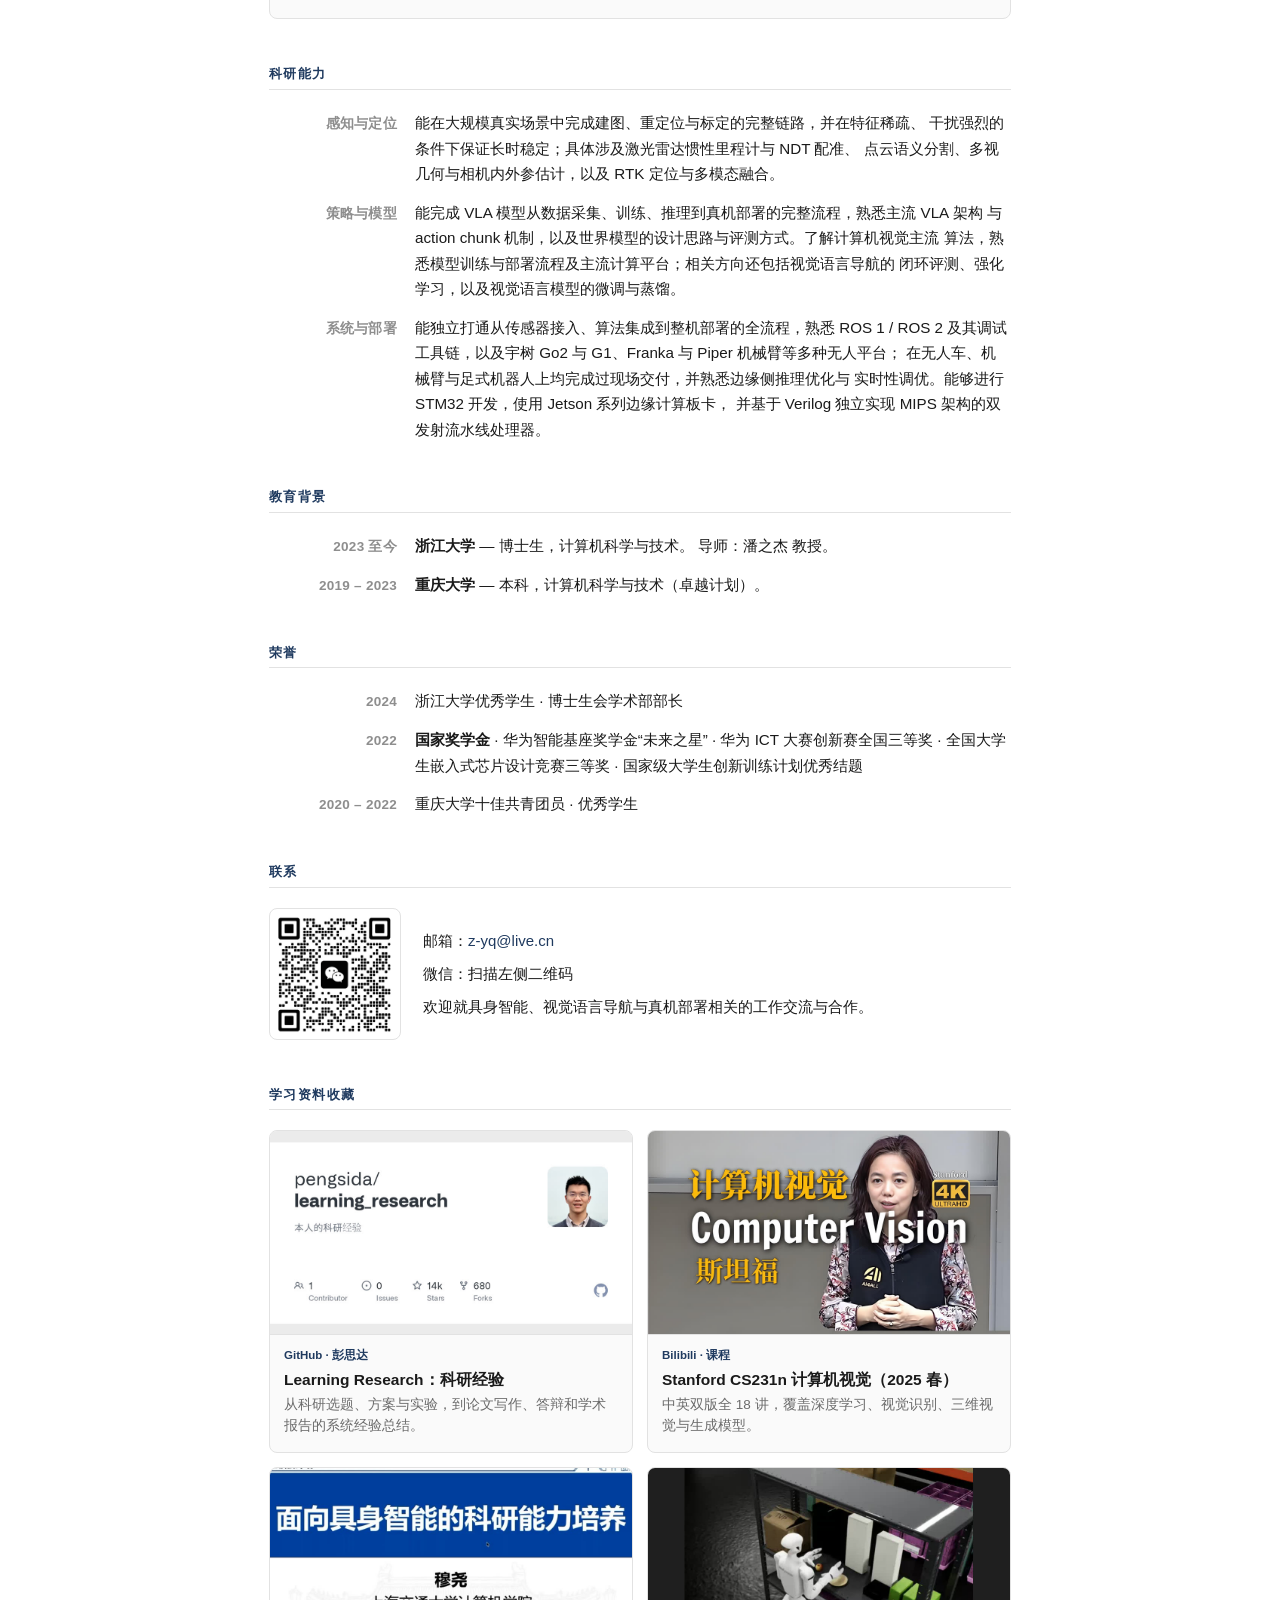
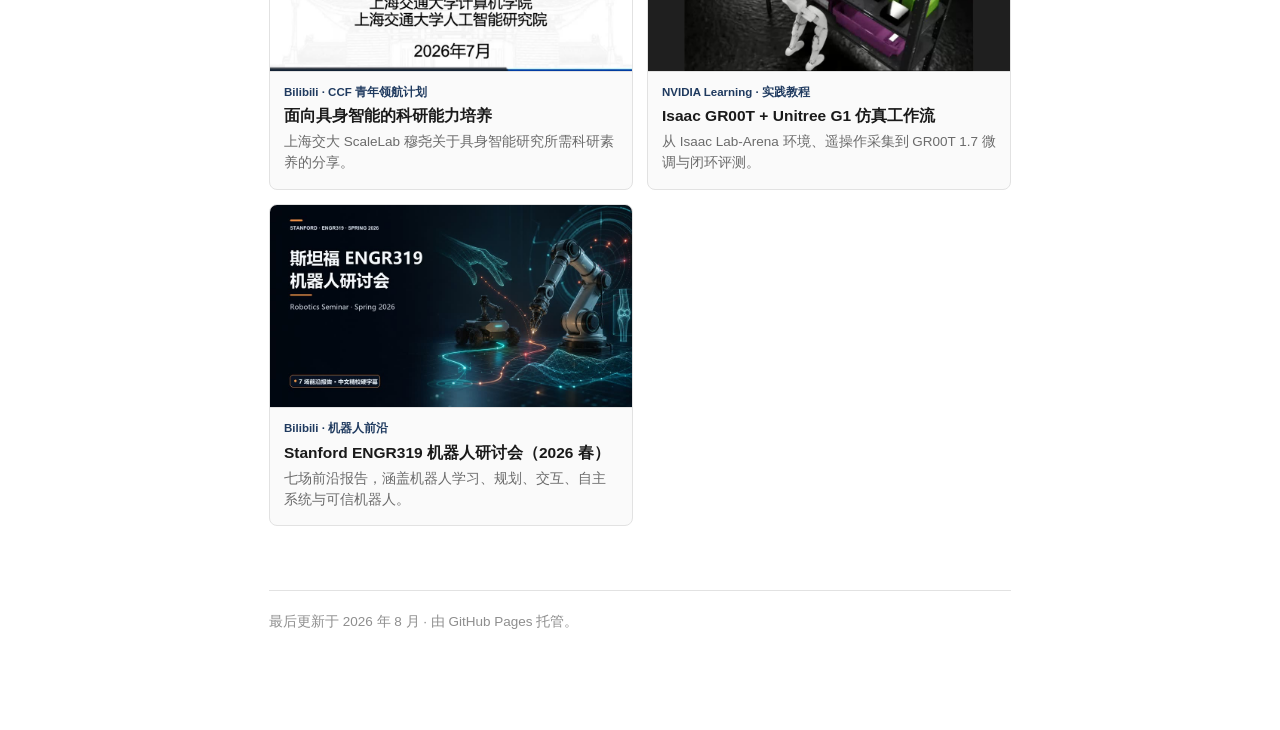
<file: zh.html>
<!doctype html>
<html lang="zh-CN">
<head>
<meta charset="utf-8">
<meta name="viewport" content="width=device-width, initial-scale=1">
<title>周逸群 | Yiqun Zhou</title>
<meta name="description" content="周逸群，浙江大学计算机学院博士生，研究具身智能、视觉语言导航与三维感知。">
<link rel="stylesheet" href="style.css">
</head>
<body>
<div class="wrap">

<header>
  <img class="photo" src="photo.jpg?v=full" alt="周逸群" width="893" height="1221">
  <div class="idblock">
    <h1>周逸群<span class="cn">Yiqun Zhou</span></h1>
    <p class="affil">
      <strong>浙江大学 计算机科学与技术学院</strong> 博士生<br>
      智能汽车研究中心 · 导师：潘之杰 教授
    </p>
    <div class="links">
      <a href="mailto:z-yq@live.cn">z-yq@live.cn</a><span>/</span>
      <a href="https://github.com/yqzhou886">GitHub</a><span>/</span>
      <a href="https://space.bilibili.com/53309716">Bilibili</a><span>/</span>
      <a href="cv.pdf">简历</a><span>/</span>
      <a href="library.html">论文库</a><span>/</span>
      <a href="blog.html">博客</a>
    </div>
    <div class="langsw"><a href="index.html" >English</a><span>|</span><a href="zh.html" class="on">中文</a></div>
  </div>
</header>

<section class="bio">
  <h2>关于</h2><hr>
  <p>我目前的研究聚焦于让机器人更好地理解真实世界，并与之进行长期、可靠的互动。</p>
  <blockquote>“如果你能看，就要看见；如果你能看见，就要仔细观察。”
    <cite>——若泽·萨拉马戈《失明症漫记》</cite></blockquote>
</section>

<section>
  <h2>近况</h2><hr>
  <div class="row"><div class="k">2026.07</div><div class="v">
    <em>Imagine, Interpret, Act</em> 投稿 AAAI 2027。</div></div>
  <div class="row"><div class="k">2026.05</div><div class="v">
    <em>RouteGuide</em> 投稿 ACL ARR。</div></div>
  <div class="row"><div class="k">2025.10</div><div class="v">
    参加天门山无人车挑战赛，负责车辆控制。</div></div>
  <div class="row"><div class="k">2025</div><div class="v">
    <em>CurbMapping</em>（第一作者）与激光雷达惯性里程计 SLAM 论文被 CAC 2025 录用。</div></div>
  <div class="row"><div class="k">2024.11</div><div class="v">
    无人铲车与无人扫地车在山东岚山港完成现场部署。</div></div>
</section>

<section>
  <h2>博客</h2><hr>
  <div class="row"><div class="k">2026.08</div><div class="v">
    <a href="imagine-interpret-act-talk.html"><strong>Imagine, Interpret, Act：</strong>让时间 latent 具有目标相关的进度感，并用它改善动作搜索。</a>
  </div></div>
  <div class="row"><div class="k">2026.08</div><div class="v">
    <a href="vla-next-step.html">从目前的实验效果看，VLA 下一步做什么？</a>
  </div></div>
  <p class="lead"><a href="blog.html">查看全部研究笔记 →</a></p>
</section>

<section>
  <h2>论文</h2><hr>

  <p class="grouplabel">审稿中</p>

  <div class="pub">
    <span class="t">RouteGuide: Fast VLN Adaptation from a Successful Video</span>
    <span class="a"><b>Yiqun Zhou</b>, Xiao Liu, Yuechen Wu, Junjie An,
      Jiaxiang Zhou, Yizheng Huang</span>
    <div class="v"><span class="venue">ACL ARR 2026</span>
      <span class="badge">第一作者</span>
      <a href="https://openreview.net/forum?id=c7m1fCQiFe" target="_blank" rel="noopener noreferrer">OpenReview</a>
      <a href="routeguide.pdf" download>PDF</a></div>
    <div class="result">将一次成功的第一视角导航视频压缩为深度感知路线记忆，并通过轻量级先验重排冻结 VLN 策略的动作候选，实现无需微调的可复现导航适配。</div>
    <img class="pub-figure" src="routeguide.png"
      alt="ROUTEGUIDE 路线记忆与记忆条件重排序示意图"
      loading="lazy">
  </div>

  <div class="pub">
    <span class="t">Imagine, Interpret, Act: Giving Temporal Latents a Sense of
      Progress</span>
    <span class="a"><b>Yiqun Zhou</b>, Jiaxiang Zhou, Yizheng Huang, Xiao Liu,
      Yuechen Wu, Feixiang Jing</span>
    <div class="v"><span class="venue">AAAI 2027</span>
      <span class="badge">第一作者</span>
      <a href="imagine-interpret-act.pdf" download>PDF</a>
      <a href="imagine-interpret-act-talk.html">博客解读</a></div>
    <div class="result">在预测性世界模型的 latent 中学习目标相关的进度表示，并以此初始化保留多种动作模式的规划搜索，在不依赖奖励标签或改变终端评价器的情况下提升闭环控制性能。</div>
    <img class="pub-figure" src="imagine-interpret-act.png"
      alt="LeWM、CEM 与 LSP 在不同迭代阶段的视觉控制结果对比"
      loading="lazy">
  </div>

  <div class="pub">
    <span class="t">TUTOR-Bench: A Target-Conditioned Utility Benchmark for
      Cross-Task Robot Data Reuse</span>
    <span class="a"><b>Yiqun Zhou</b>, Jiaxiang Zhou, Yizheng Huang, Ziming Zhao,
      Xuhong Zhang, Jianwei Yin</span>
    <div class="v"><span class="venue">投稿 KDD 2027 Datasets and Benchmarks Track</span>
      <span class="badge">第一作者</span>
      <a href="tutor-bench.pdf" download>PDF</a>
      <a href="https://github.com/yqzhou886/TUTOR-Bench" target="_blank" rel="noopener noreferrer">代码与数据</a></div>
    <div class="result">构建一个面向目标任务、可审计的跨任务机器人数据复用基准，用固定预算下的真实训练干预量化 donor 数据对 target 任务的正负迁移效用。</div>
    <img class="pub-figure" src="tutor-bench.png"
      alt="TUTOR-Bench 构建流程与两个基准任务示意图"
      loading="lazy">
  </div>

  <div class="pub">
    <span class="t">Spotter: Budgeting Agent Time and Camera Bytes for VLA Harnesses</span>
    <span class="a"><b>Yiqun Zhou</b>, Jiaxiang Zhou, Yuhao Chen, Fanqi Kong,
      Yu Peng, Yizheng Huang, Ziming Zhao, Xuhong Zhang, Jianwei Yin</span>
    <div class="v"><span class="venue">投稿 ACM MobiCom 2027</span>
      <span class="badge">第一作者</span></div>
    <div class="result">提出边缘侧 Evidence Transaction：规划器只需声明一次带类型的证据契约，由局域网边缘节点完成相机排序、有界采集与验证，并返回一次性的提交或中止结果。在 56 个状态的回放中，Spotter-Txn 以 41/56 的有效恢复数达到全相机基线，同时中位数只使用 1 个相机、传输 0.209 MB 数据（全相机基线为 8 个相机、1.586 MB）。</div>
  </div>

  <div class="pub">
    <span class="t">TopoMoE: Topology-Aware Expert Routing for Mixture-of-Experts
      Inference over Mobile Edge Networks</span>
    <span class="a"><b>Yiqun Zhou</b>, Jiaxiang Zhou, Yuhao Chen, Fanqi Kong,
      Yu Peng, Yizheng Huang, Ziming Zhao, Xuhong Zhang, Jianwei Yin</span>
    <div class="v"><span class="venue">投稿 ACM MobiCom 2027</span>
      <span class="badge">第一作者</span></div>
    <div class="result">将稠密骨干与完整 KV cache 保留在锚点设备，仅通过无线边缘网络调度专家权重；slack-priced 选择器先在固定 Top-3k 候选池内求解，再通过降级阶梯处理主机不可用情况。在 Qwen3-chat 闭环模型执行中达到 PPL 9.07、MMLU 43/57，校准链路回放的 p95 TPOT 为 357.9 ms，Affinity 为 425.4 ms。</div>
  </div>

  <p class="grouplabel">已发表</p>

  <div class="pub">
    <span class="t">CurbMapping: Reducing Blind Spots for Low-cost Autonomous
      Sweepers</span>
    <span class="a"><b>Yiqun Zhou</b>, Tengfei Hu, Xiao Zhou, Pan Lv,
      Zhijie Pan, Hong Li, Guoqing Yang</span>
    <div class="v"><span class="venue">CAC 2025</span>
      <span class="badge">第一作者</span>
      <a href="https://doi.org/10.1109/CAC67268.2025.11487603" target="_blank" rel="noopener noreferrer">论文</a></div>
    <img class="pub-figure" src="curbmapping.png"
      alt="CurbMapping 激光雷达视场与盲区示意图"
      loading="lazy">
  </div>

  <div class="pub">
    <span class="t">Dedicated Lanes for Intelligent and Connected Vehicles in
      Mixed Traffic</span>
    <span class="a"><b>Yiqun Zhou</b>, Huimin Zhao, Giandomenico Caruso</span>
    <div class="v"><span class="venue">CIVS 2025</span>
      <span class="badge">第一作者</span>
      <a href="https://doi.org/10.1007/978-981-95-4875-0_17" target="_blank" rel="noopener noreferrer">论文</a></div>
  </div>

  <div class="pub">
    <span class="t">Loosely Coupled LiDAR-Inertial-Encoder SLAM for Large-Scale
      Environments with Limited FoV</span>
    <span class="a">Shengpu Zhang, <b>Yiqun Zhou</b>, Pan Lv, Guoqing Yang,
      Hong Li, Zhijie Pan</span>
    <div class="v"><span class="venue">CAC 2025</span>
      <a href="https://doi.org/10.1109/CAC67268.2025.11487007" target="_blank" rel="noopener noreferrer">论文</a></div>
  </div>

  <div class="pub">
    <span class="t">Understanding the Implementation Issues When Using Deep
      Learning Frameworks</span>
    <span class="a">Chao Liu, Runfeng Cai, <b>Yiqun Zhou</b>, Xin Chen,
      Haibo Hu, Meng Yan</span>
    <div class="v"><span class="venue">Information and Software Technology,
      166 (2024)</span><span class="badge">CCF-B</span>
      <a href="https://yanmeng.github.io/papers/IST231.pdf" target="_blank" rel="noopener noreferrer">PDF</a></div>
  </div>

  <div class="pub">
    <span class="t">SmartKit: User-Friendly Robot with Multiple Operating
      Systems</span>
    <span class="a">Guanyu Chen, <b>Yiqun Zhou</b>, Guoqing Yang, Hong Li,
      Pan Lv*</span>
    <div class="v"><span class="venue">IROS 2024</span>
      <span class="badge">CCF-C</span>
      <a href="https://doi.org/10.1109/IROS58592.2024.10802835" target="_blank" rel="noopener noreferrer">论文</a></div>
    <img class="pub-figure" src="smartkit.png"
      alt="SmartKit 基于虚拟机监控器的机器人故障恢复示意图"
      loading="lazy">
  </div>

  <div class="pub">
    <span class="t">Privacy-Preserving Dynamic Average Consensus via Random
      Number Perturbation</span>
    <span class="a">Lan Gao, <b>Yiqun Zhou</b>, Xin Chen, Runfeng Cai,
      Guo Chen, Chaojie Li</span>
    <div class="v"><span class="venue">IEEE Transactions on Circuits and
      Systems (2022)</span>
      <a href="https://langaouc.github.io/files/TCAS-II-2023.pdf" target="_blank" rel="noopener noreferrer">PDF</a></div>
  </div>

  <p class="grouplabel">专利</p>
  <p style="color:var(--muted);font-size:15px;margin:0">
    发明专利 4 项（授权 1、实审 2、受理 1）：大型户外场景无人车高精地图构建 ·
    室外低速无人扫地车激光雷达盲区避障 · 结构化路面无人清洁车行为规划 ·
    动态需求下的单车通道车辆路径优化。</p>
</section>

<section class="paper-library" id="paper-library">
  <h2>论文库</h2><hr>
  <div class="library-intro">
    <div class="library-copy">
      <p class="lead">把 Zotero 中读过、标记过的文献整理成一张可检索的研究地图；页面只读展示，不会上传或修改原始文件。</p>
      <div class="library-stats" aria-label="Zotero 论文库统计">
        <div><strong>736</strong><span>篇文献</span></div>
        <div><strong>277</strong><span>篇已批注</span></div>
        <div><strong>5,490</strong><span>条批注</span></div>
        <div><strong>537</strong><span>份本地 PDF</span></div>
      </div>
      <div class="library-topics" aria-label="论文库主题">
        <span>VLA / 具身智能</span><span>世界模型</span><span>3D 感知</span><span>自动驾驶</span>
      </div>
    </div>
    <a class="library-link" href="library.html">
      <span class="library-link-kicker">ZOTERO / READING ROOM</span>
      <strong>打开研究脉络 <span aria-hidden="true">↗</span></strong>
      <span>搜索论文标题，按主题和批注量筛选，并沿时间轴回看阅读轨迹。</span>
    </a>
  </div>
</section>

<section>
  <h2>课题项目</h2><hr>
  <div class="sys">
    <h3>智能网联汽车的车控操作系统关键技术研究</h3>
    <p class="meta">国家自然科学基金区域创新发展联合基金 · 北京航空航天大学牵头 ·
      浙江大学为合作单位 · 2025 年 3 月完成中期汇报</p>
    <p>参与 SmartKit 混合关键系统的实现，并在无人车平台完成 ROS 故障恢复验证。
      系统通过虚拟化实现多操作系统并行与安全隔离，由实时操作系统监控 Linux 客户机，
      故障时切换至预加载的备用虚拟机，相关成果发表于 IROS 2024。
      主笔中期答辩材料，并作为浙江大学代表参与答辩。</p>
  </div>

  <div class="sys">
    <h3>汽车电控单元软件自动化测试验证工具</h3>
    <p class="meta">国家重点研发计划“新能源汽车”重点专项 · 北京航空航天大学牵头 ·
      浙江大学为参与单位</p>
    <p>组织浙大学生团队完成系统开发，设计 ECU 智能检测平台与 ASAM 协议层，
      完成与 HIL 设备的对接，使测试用例可自动生成与执行。
      主笔课题中期与结题答辩材料，组织筹备专家会议与结题验收会议，并牵头验收演示。</p>
  </div>
</section>

<section>
  <h2>工程项目</h2><hr>
  <p class="lead">我在机械臂、足式机器人与各类无人车上完成过系统开发与现场部署。</p>

  <div class="sys">
    <h3>VLA 与视觉语言导航的真机部署</h3>
    <p class="meta">安克创新 Anker · 实习 · 2025 至今</p>
    <p>从零搭建真机采集与部署环境：以 PICO 头显构建遥操作示教系统，配合定位模块提供连续可复现的
      位姿输入，使每条轨迹的图像、关节状态与下发指令严格对齐。在 Piper 与 Franka 机械臂上基于
      &pi;<sub>0.5</sub> 完成叠衣服等柔性物体操作，在宇树 G1 上完成操作策略的真机部署，
      并在宇树 Go2 上实现自然语言指令驱动的视觉语言导航。</p>
    <div class="gallery anker-gallery">
      <video controls muted playsinline preload="metadata"
        aria-label="宇树机器人页面管理演示">
        <source src="anker-page-management.mp4" type="video/mp4">
        您的浏览器不支持视频播放。
      </video>
      <img src="anker-pico-teleoperation.png" alt="PICO 头显与人形机器人的遥操作示教">
      <img src="anker-franka.png" alt="Franka 机械臂操作实验环境">
      <video autoplay loop muted playsinline preload="metadata"
        aria-label="宇树 Go2 视觉语言导航演示">
        <source src="anker-go2-vln.mp4" type="video/mp4">
      </video>
      <video class="featured-media" controls muted playsinline preload="metadata"
        aria-label="HarnessVLA 闭环标注演示">
        <source src="harnessvla.mp4" type="video/mp4">
        您的浏览器不支持视频播放。
      </video>
    </div>
    <p class="caption">安克实习期间的部分工作：遥操作、机械臂操作、视觉语言导航与 HarnessVLA 闭环评测。</p>
  </div>

  <div class="sys">
    <h3>Techinao RoboNeo 户外无人清洁车</h3>
    <p class="meta">无锡太机脑智能科技（团队创办）·
      <a href="https://www.techinao.com/">techinao.com</a> · 团队牵头人 ·
      2022 至今</p>
    <p>从零搭建整车软件栈，涵盖嵌入式控制、相机与激光雷达的硬件选型与集成
      （引入 Mid-360、RTK 等），以及建图、定位、导航与规划等核心模块；并在车端部署
      基于 MoGe-2 的单目深度估计系统，带队完成多代车型迭代直至量产。
      RoboNeo Max / Pro / C99 系列目前在景区、商场与工厂仓储日常运行。
      <em>CurbMapping</em> 与四项发明专利均源自这个平台。</p>
    <div class="gallery">
      <img src="robo-1.jpg" alt="RoboNeo 在城市道路作业">
      <img src="robo-2.jpg" alt="RoboNeo 在公园道路作业">
      <img src="robo-3.jpg" alt="RoboNeo 在景区湖畔作业">
    </div>
    <p class="caption">图片由无锡太机脑智能科技提供。</p>
  </div>

  <div class="sys">
    <h3>布车慧眼 - 印染布车定位与追踪</h3>
    <p class="meta">绍兴市柯桥区纺织行业“尖兵领雁”项目 · 具身智能大模型方向 ·
      <a href="http://www.textileai.cn/%e5%b8%83%e8%bd%a6%e6%85%a7%e7%9c%bc-%e5%8d%b0%e6%9f%93%e5%b8%83%e8%bd%a6%e5%ae%9a%e4%bd%8d/">项目页面</a></p>
    <p>系统以视觉识别布车编号及空满状态，
      支持按工单或车号查询位置、异常滞留告警、轨迹追溯、订单地图和空车查询；
      换车检测结果可同步至 ERP / MES，使能耗、工艺与产量数据按工单自动切割，
      减少人工找车与切卡造成的等待和记录误差。系统现已完成产品化，并在十余家工厂部署。</p>
    <div class="gallery">
      <img class="contain" src="textileai-dashboard.png" alt="布车慧眼系统中的布车位置与装载状态查询界面">
      <img src="textileai-workshop.jpg" alt="布车慧眼在印染车间识别和定位布车">
    </div>
    <p class="caption">图片来源：<a href="http://www.textileai.cn/%e5%b8%83%e8%bd%a6%e6%85%a7%e7%9c%bc-%e5%8d%b0%e6%9f%93%e5%b8%83%e8%bd%a6%e5%ae%9a%e4%bd%8d/">布车慧眼公开项目页</a>。</p>
  </div>

  <div class="sys">
    <h3>山东岚山港 无人铲车与无人扫地车</h3>
    <p class="meta">山东港集团项目 · 2024</p>
    <p>负责运营中散货港口的建图与定位，部署无人履带式铲车完成三公里渣土传送带沿线的
      清洁作业。该场景结构化特征稀疏，粉尘与振动持续存在，作业不允许中断，
      且三公里的单程里程使轨迹漂移成为主要误差来源，对定位的长时稳定性要求高于
      瞬时精度。基于 FAST-LIO 完成离线建图并补充关键帧策略以抑制漂移，再以 NDT
      配准实现全局重定位，使系统在开机与作业中断后都能快速恢复位姿；并在现场完成
      部署与调试。</p>
    <div class="videobox">
      <iframe src="https://player.bilibili.com/player.html?bvid=BV1hGzhYCEnX&autoplay=0&high_quality=1"
              scrolling="no" frameborder="no" framespacing="0"
              allowfullscreen="true" title="岚山港现场部署"></iframe>
    </div>
  </div>

  <div class="sys">
    <h3>天门山无人车挑战赛 · 车辆控制</h3>
    <p class="meta">2025</p>
    <p>负责车辆控制部分，在实车上完成 openpilot 横纵向控制的适配与调试。
      赛道为天门山通天大道，含 99 道急弯与 1100 米垂直落差，
      并存在卫星信号中断与视野受限的情况。</p>
    <div class="videobox">
      <iframe src="https://player.bilibili.com/player.html?bvid=BV1uFsbzVEuu&autoplay=0&high_quality=1"
              scrolling="no" frameborder="no" framespacing="0"
              allowfullscreen="true" title="openpilot 控制"></iframe>
    </div>
  </div>
</section>

<section>
  <h2>科研能力</h2><hr>
  <div class="row"><div class="k">感知与定位</div><div class="v">
    能在大规模真实场景中完成建图、重定位与标定的完整链路，并在特征稀疏、
    干扰强烈的条件下保证长时稳定；具体涉及激光雷达惯性里程计与 NDT 配准、
    点云语义分割、多视几何与相机内外参估计，以及 RTK 定位与多模态融合。
  </div></div>
  <div class="row"><div class="k">策略与模型</div><div class="v">
    能完成 VLA 模型从数据采集、训练、推理到真机部署的完整流程，熟悉主流 VLA 架构
    与 action chunk 机制，以及世界模型的设计思路与评测方式。了解计算机视觉主流
    算法，熟悉模型训练与部署流程及主流计算平台；相关方向还包括视觉语言导航的
    闭环评测、强化学习，以及视觉语言模型的微调与蒸馏。
  </div></div>
  <div class="row"><div class="k">系统与部署</div><div class="v">
    能独立打通从传感器接入、算法集成到整机部署的全流程，熟悉 ROS 1 / ROS 2
    及其调试工具链，以及宇树 Go2 与 G1、Franka 与 Piper 机械臂等多种无人平台；
    在无人车、机械臂与足式机器人上均完成过现场交付，并熟悉边缘侧推理优化与
    实时性调优。能够进行 STM32 开发，使用 Jetson 系列边缘计算板卡，
    并基于 Verilog 独立实现 MIPS 架构的双发射流水线处理器。
  </div></div>
</section>

<section>
  <h2>教育背景</h2><hr>
  <div class="row"><div class="k">2023 至今</div><div class="v">
    <strong>浙江大学</strong> — 博士生，计算机科学与技术。
    导师：潘之杰 教授。
  </div></div>
  <div class="row"><div class="k">2019 – 2023</div><div class="v">
    <strong>重庆大学</strong> — 本科，计算机科学与技术（卓越计划）。
  </div></div>
</section>

<section>
  <h2>荣誉</h2><hr>
  <div class="row"><div class="k">2024</div><div class="v">
    浙江大学优秀学生 · 博士生会学术部部长
  </div></div>
  <div class="row"><div class="k">2022</div><div class="v">
    <strong>国家奖学金</strong> · 华为智能基座奖学金“未来之星” ·
    华为 ICT 大赛创新赛全国三等奖 · 全国大学生嵌入式芯片设计竞赛三等奖 ·
    国家级大学生创新训练计划优秀结题
  </div></div>
  <div class="row"><div class="k">2020 – 2022</div><div class="v">
    重庆大学十佳共青团员 · 优秀学生
  </div></div>
</section>

<section>
  <h2>联系</h2><hr>
  <div class="contact">
    <img src="wechat.png" alt="微信二维码">
    <div class="info">
      <p>邮箱：<a href="mailto:z-yq@live.cn">z-yq@live.cn</a></p>
      <p>微信：扫描左侧二维码</p>
      <p>欢迎就具身智能、视觉语言导航与真机部署相关的工作交流与合作。</p>
    </div>
  </div>
</section>

<section>
  <h2>学习资料收藏</h2><hr>
  <div class="resources">
    <a class="resource" href="https://github.com/pengsida/learning_research" target="_blank" rel="noopener noreferrer">
      <img src="resource-learning-research.jpg" alt="Learning Research GitHub 仓库预览">
      <span class="resource-body">
        <span class="resource-type">GitHub · 彭思达</span>
        <strong>Learning Research：科研经验</strong>
        <span class="resource-desc">从科研选题、方案与实验，到论文写作、答辩和学术报告的系统经验总结。</span>
      </span>
    </a>
    <a class="resource" href="https://www.bilibili.com/video/BV1YJ3PzLEiW/" target="_blank" rel="noopener noreferrer">
      <img src="resource-cs231n.jpg" alt="Stanford CS231n 2025 春季课程封面">
      <span class="resource-body">
        <span class="resource-type">Bilibili · 课程</span>
        <strong>Stanford CS231n 计算机视觉（2025 春）</strong>
        <span class="resource-desc">中英双版全 18 讲，覆盖深度学习、视觉识别、三维视觉与生成模型。</span>
      </span>
    </a>
    <a class="resource" href="https://www.bilibili.com/video/BV1seKG6FEdu/" target="_blank" rel="noopener noreferrer">
      <img src="resource-embodied-research.jpg" alt="面向具身智能的科研能力培养讲座封面">
      <span class="resource-body">
        <span class="resource-type">Bilibili · CCF 青年领航计划</span>
        <strong>面向具身智能的科研能力培养</strong>
        <span class="resource-desc">上海交大 ScaleLab 穆尧关于具身智能研究所需科研素养的分享。</span>
      </span>
    </a>
    <a class="resource" href="https://docs.nvidia.com/learning/physical-ai/gr00t-e2e-workflow/latest/simulation-workflow/sim-overview.html" target="_blank" rel="noopener noreferrer">
      <img src="resource-groot-simulation.jpg" alt="Unitree G1 在 Isaac Lab-Arena 中执行操作任务">
      <span class="resource-body">
        <span class="resource-type">NVIDIA Learning · 实践教程</span>
        <strong>Isaac GR00T + Unitree G1 仿真工作流</strong>
        <span class="resource-desc">从 Isaac Lab-Arena 环境、遥操作采集到 GR00T 1.7 微调与闭环评测。</span>
      </span>
    </a>
    <a class="resource" href="https://www.bilibili.com/video/BV1y6uc6TEBX/" target="_blank" rel="noopener noreferrer">
      <img src="resource-engr319.jpg" alt="Stanford ENGR319 机器人研讨会封面">
      <span class="resource-body">
        <span class="resource-type">Bilibili · 机器人前沿</span>
        <strong>Stanford ENGR319 机器人研讨会（2026 春）</strong>
        <span class="resource-desc">七场前沿报告，涵盖机器人学习、规划、交互、自主系统与可信机器人。</span>
      </span>
    </a>
  </div>
</section>

<footer>最后更新于 2026 年 8 月 · 由 GitHub Pages 托管。</footer>

</div>
</body>
</html>
</file>
<file: style.css>
:root{
  --bg:#ffffff; --fg:#1a1a1a; --muted:#6b6b6b; --faint:#8e8e8e;
  --accent:#1f3a5f; --rule:#e2e2e2; --card:#fafafa; --badge:#eef2f7;
}
@media (prefers-color-scheme: dark){
  :root:not([data-theme="light"]){
    --bg:#14171a; --fg:#e8e8e8; --muted:#a0a6ad; --faint:#7f868d;
    --accent:#8fb4e0; --rule:#2a2f35; --card:#1b1f24; --badge:#222a33;
  }
}
:root[data-theme="dark"]{
  --bg:#14171a; --fg:#e8e8e8; --muted:#a0a6ad; --faint:#7f868d;
  --accent:#8fb4e0; --rule:#2a2f35; --card:#1b1f24; --badge:#222a33;
}
*{box-sizing:border-box}
html{-webkit-text-size-adjust:100%}
body{
  margin:0; background:var(--bg); color:var(--fg);
  font-family:-apple-system,BlinkMacSystemFont,"Segoe UI","Helvetica Neue",
              "PingFang SC","Hiragino Sans GB","Microsoft YaHei",Arial,sans-serif;
  font-size:16px; line-height:1.68;
}
.wrap{max-width:790px;margin:0 auto;padding:56px 24px 96px}
a{color:var(--accent);text-decoration:none}
a:hover{text-decoration:underline}

/* ---------- header ---------- */
header{display:flex;gap:30px;align-items:flex-start;flex-wrap:wrap}
.photo{
  width:148px;height:auto;aspect-ratio:893/1221;flex:none;border-radius:8px;
  background:var(--card);border:1px solid var(--rule);
  display:block;
}
.idblock{flex:1;min-width:260px}
h1{margin:0 0 2px;font-size:31px;line-height:1.2;letter-spacing:-.01em}
.cn{font-size:19px;color:var(--muted);font-weight:400;margin-left:8px}
.affil{margin:8px 0 0;color:var(--muted);font-size:15px}
.affil strong{color:var(--fg);font-weight:600}
.links{margin-top:12px;font-size:14.5px;display:flex;flex-wrap:wrap;gap:6px 14px}
.links span{color:var(--rule)}

/* ---------- goal ---------- */
.goal{
  margin:34px 0 0;padding:18px 22px;border-left:3px solid var(--accent);
  background:var(--card);border-radius:0 6px 6px 0;
}
.goal p{margin:0;font-size:18.5px;font-weight:600;letter-spacing:-.005em}

/* ---------- sections ---------- */
section{margin-top:44px}
h2{
  font-size:13px;text-transform:uppercase;letter-spacing:.11em;
  color:var(--accent);margin:0 0 4px;font-weight:700;
}
h2+hr{border:0;border-top:1px solid var(--rule);margin:0 0 20px}
p{margin:0 0 14px}
.bio p:last-child{margin-bottom:0}
.bio blockquote{
  margin:18px 0 0;padding-left:16px;border-left:2px solid var(--rule);
  color:var(--muted);font-size:15px;
}
.bio cite{display:block;margin-top:3px;color:var(--faint);font-style:normal;font-size:13.5px}

/* ---------- publications ---------- */
.grouplabel{
  font-size:12.5px;letter-spacing:.06em;text-transform:uppercase;
  color:var(--faint);margin:0 0 12px;font-weight:600;
}
.grouplabel:not(:first-child){margin-top:28px}
.pub{margin:0 0 20px;padding-left:0}
.pub .t{font-weight:600;display:block;margin-bottom:2px}
.pub .a{color:var(--muted);font-size:14.5px;display:block}
.pub .a b{color:var(--fg);font-weight:600}
.pub .v{font-size:14.5px;margin-top:3px;display:flex;flex-wrap:wrap;gap:8px;align-items:center}
.venue{color:var(--accent);font-weight:600}
.badge{
  display:inline-block;background:var(--badge);color:var(--muted);
  font-size:11.5px;letter-spacing:.04em;padding:2px 8px;border-radius:20px;
  font-weight:600;
}
.result{
  margin-top:6px;font-size:14px;color:var(--muted);
  padding-left:11px;border-left:2px solid var(--rule);
}
.pub-figure{
  display:block;width:100%;max-width:520px;max-height:320px;height:auto;
  object-fit:contain;margin:13px auto 0;
  border:1px solid var(--rule);border-radius:7px;background:var(--card);
}

/* ---------- systems ---------- */
.sys{margin-bottom:34px}
.sys h3{margin:0 0 3px;font-size:17.5px;font-weight:650}
.sys .meta{color:var(--muted);font-size:14.5px;margin:0 0 9px}
.sys p{margin:0 0 12px;}
.videobox{
  position:relative;width:100%;padding-top:56.25%;border-radius:8px;
  overflow:hidden;border:1px solid var(--rule);background:var(--card);
}
.videobox iframe{position:absolute;inset:0;width:100%;height:100%;border:0}

/* ---------- rows (skills / awards / education) ---------- */
.row{display:flex;gap:18px;margin-bottom:13px;align-items:baseline;flex-wrap:wrap}
.row .k{
  flex:0 0 128px;color:var(--faint);font-size:13.5px;font-weight:600;
  text-align:right;letter-spacing:.02em;
}
.row .v{flex:1;min-width:230px;font-size:15.2px}
@media (max-width:560px){
  .row{gap:2px}
  .row .k{flex:0 0 100%;text-align:left}
}
footer{margin-top:64px;padding-top:20px;border-top:1px solid var(--rule);
       color:var(--faint);font-size:13.5px}

.langsw{margin-top:14px;font-size:13.5px}
.langsw a{color:var(--faint)}
.langsw a.on{color:var(--fg);font-weight:650}
.langsw span{color:var(--rule);margin:0 7px}

/* ---------- image gallery ---------- */
.gallery{
  display:grid;grid-template-columns:repeat(auto-fit,minmax(200px,1fr));
  gap:9px;margin-top:14px;
}
.gallery img{
  width:100%;aspect-ratio:16/9;object-fit:cover;object-position:center;
  border-radius:7px;border:1px solid var(--rule);background:var(--card);
  display:block;
}
.gallery img.contain{object-fit:contain;padding:4px}
.gallery video{
  width:100%;aspect-ratio:16/9;object-fit:cover;
  border-radius:7px;border:1px solid var(--rule);background:var(--card);
  display:block;
}
.anker-gallery .featured-media{grid-column:1/-1}
.anker-gallery{grid-template-columns:repeat(2,minmax(0,1fr))}
.gallery .ph{
  display:flex;align-items:center;justify-content:center;aspect-ratio:4/3;
  border:1px dashed var(--rule);border-radius:8px;color:var(--faint);
  font-size:12.5px;background:var(--card);text-align:center;padding:10px;
  line-height:1.45;
}
.caption{margin-top:8px;font-size:13px;color:var(--faint)}
@media (max-width:560px){.anker-gallery{grid-template-columns:1fr}}

.lead{color:var(--muted);font-size:15.5px;margin:-4px 0 24px}

/* ---------- paper library ---------- */
.library-intro{
  display:grid;grid-template-columns:minmax(0,1fr) minmax(220px, .72fr);
  gap:20px;align-items:stretch;
}
.library-copy{min-width:0}
.library-copy .lead{margin:-4px 0 18px}
.library-stats{
  display:grid;grid-template-columns:repeat(4,minmax(0,1fr));gap:8px;
}
.library-stats div{
  min-width:0;padding:11px 10px 10px;border:1px solid var(--rule);
  border-radius:7px;background:var(--card);display:flex;flex-direction:column;
}
.library-stats strong{font-family:Georgia,serif;font-size:22px;font-weight:400;line-height:1.1}
.library-stats span{margin-top:5px;color:var(--muted);font-size:11px;line-height:1.3}
.library-topics{display:flex;flex-wrap:wrap;gap:7px;margin-top:13px}
.library-topics span{
  padding:4px 9px;border-radius:20px;background:var(--badge);color:var(--muted);
  font-size:11.5px;line-height:1.35;
}
.library-link{
  min-height:150px;padding:19px 20px;border-radius:8px;border:1px solid var(--rule);
  background:var(--accent);color:#fff;display:flex;flex-direction:column;justify-content:space-between;
  transition:transform .18s ease,box-shadow .18s ease;text-decoration:none;
}
.library-link:hover{transform:translateY(-2px);box-shadow:0 8px 22px rgba(31,58,95,.15);text-decoration:none}
.library-link:focus-visible{outline:2px solid var(--accent);outline-offset:3px}
.library-link-kicker{font-size:10px;letter-spacing:.14em;opacity:.7}
.library-link strong{font-family:Georgia,serif;font-size:21px;line-height:1.25;font-weight:400}
.library-link strong span{font-family:Arial,sans-serif;font-size:18px}
.library-link>span:last-child{font-size:12.5px;line-height:1.5;opacity:.8}
@media (max-width:680px){
  .library-intro{grid-template-columns:1fr}
  .library-link{min-height:132px}
}
@media (max-width:460px){.library-stats{grid-template-columns:repeat(2,minmax(0,1fr))}}

/* ---------- learning resources ---------- */
.resources{display:grid;grid-template-columns:repeat(2,minmax(0,1fr));gap:14px}
.resource{
  min-width:0;overflow:hidden;border:1px solid var(--rule);border-radius:8px;
  background:var(--card);color:var(--fg);display:flex;flex-direction:column;
  transition:transform .18s ease,border-color .18s ease;
}
.resource:hover{transform:translateY(-2px);border-color:var(--accent);text-decoration:none}
.resource:focus-visible{outline:2px solid var(--accent);outline-offset:3px}
.resource img{
  width:100%;aspect-ratio:16/9;object-fit:cover;display:block;
  background:var(--card);border-bottom:1px solid var(--rule);
}
.resource-body{display:flex;flex:1;flex-direction:column;gap:5px;padding:13px 14px 15px}
.resource-type{color:var(--accent);font-size:11.5px;font-weight:700;line-height:1.35;letter-spacing:0}
.resource strong{font-size:15.5px;line-height:1.4;overflow-wrap:anywhere}
.resource-desc{color:var(--muted);font-size:13.5px;line-height:1.55;overflow-wrap:anywhere}
@media (max-width:560px){.resources{grid-template-columns:1fr}}

/* ---------- contact / QR ---------- */
.contact{display:flex;gap:22px;align-items:center;flex-wrap:wrap}
.contact img{
  width:132px;height:132px;border-radius:8px;border:1px solid var(--rule);
  background:#fff;padding:6px;display:block;
}
.contact .info{flex:1;min-width:220px;font-size:15px}
.contact .info p{margin:0 0 8px}
.contact .info p:last-child{margin:0}
</file>
<file: blog.css>
.blog-wrap{max-width:880px;margin:0 auto;padding:38px 24px 88px}
.blog-nav{display:flex;justify-content:space-between;gap:20px;padding-bottom:16px;border-bottom:1px solid var(--rule);color:var(--faint);font-size:13px}
.blog-header{display:block;margin:72px 0 52px;max-width:650px}
.blog-kicker{margin:0 0 12px;color:var(--accent);font-size:11px;font-weight:750;letter-spacing:.14em}
.blog-header h1{font-family:Georgia,"Songti SC",serif;font-size:46px;font-weight:500;letter-spacing:-.02em;margin:0 0 15px}
.blog-header>p:last-child{color:var(--muted);font-family:Georgia,"Songti SC",serif;font-size:18px;line-height:1.75;margin:0}
.post-list{border-top:1px solid var(--rule)}
.post-card{display:grid;grid-template-columns:1fr;gap:0;padding:31px 0;border-bottom:1px solid var(--rule)}
.post-card.featured-post{grid-template-columns:minmax(250px,.9fr) minmax(0,1.25fr);gap:28px}
.post-image{align-self:start;border:1px solid var(--rule);border-radius:6px;overflow:hidden;background:var(--card)}
.post-image img{display:block;width:100%;aspect-ratio:4/3;object-fit:contain}
.post-meta{margin:0 0 7px;color:var(--faint);font-size:11px;letter-spacing:.06em}
.post-copy h2{font-family:Georgia,"Songti SC",serif;font-size:23px;line-height:1.45;text-transform:none;letter-spacing:-.01em;margin:0 0 10px;color:var(--fg)}
.post-copy h2 a{color:inherit}
.post-copy>p:not(.post-meta){color:var(--muted);font-size:14px;line-height:1.72;margin:0 0 13px}
.read-more{font-size:13px;font-weight:650}
.blog-footer{display:flex;justify-content:space-between;gap:20px;margin-top:52px;color:var(--faint);font-size:12.5px}
@media(max-width:650px){
  .blog-wrap{padding:26px 19px 60px}
  .blog-nav span{display:none}
  .blog-header{margin:52px 0 40px}
  .blog-header h1{font-size:38px}
  .post-card.featured-post{grid-template-columns:1fr;gap:20px}
  .post-copy h2{font-size:21px}
}
</file>
<file: paper-talk.css>
.paper-wrap{max-width:790px;margin:0 auto;padding:46px 24px 88px}
.paper-nav{display:flex;justify-content:space-between;gap:20px;font-size:13.5px}
.paper-hero{display:block;margin-top:64px;padding-bottom:30px;border-bottom:1px solid var(--rule)}
.paper-meta{margin:0 0 11px;color:var(--accent);font-size:12px;font-weight:650;letter-spacing:.04em}
.paper-hero h1{font-family:Georgia,"Times New Roman",serif;font-size:43px;font-weight:400;line-height:1.08;letter-spacing:-.025em;margin:0}
.paper-subtitle{font-family:Georgia,"Times New Roman",serif;font-size:23px;color:var(--muted);line-height:1.35;margin:7px 0 18px}
.paper-authors{font-size:14px;color:var(--muted);margin:0}
.paper-authors strong{color:var(--fg)}
main>section{margin-top:52px;scroll-margin-top:24px}
main h2{font-size:22px;line-height:1.4;text-transform:none;letter-spacing:-.01em;color:var(--fg);margin:0 0 17px}
main h3{font-size:16px;line-height:1.5;margin:28px 0 9px}
main p{line-height:1.78;margin:0 0 15px}
main ul,main ol{padding-left:22px;margin:10px 0 18px}
main li{padding-left:3px;margin-bottom:7px;line-height:1.72}
.summary{padding-left:18px;border-left:3px solid var(--accent)}
.summary h2{font-size:13px;text-transform:uppercase;letter-spacing:.08em;color:var(--accent);margin-bottom:8px}
.summary p:last-child{margin-bottom:0}
.outline h2{font-size:13px;text-transform:uppercase;letter-spacing:.08em;color:var(--accent);padding-bottom:6px;border-bottom:1px solid var(--rule)}
.outline ol{list-style:none;padding:0;margin:0}
.outline li{display:flex;justify-content:space-between;gap:20px;border-bottom:1px solid var(--rule);padding:9px 0;margin:0}
blockquote{font-family:Georgia,"Times New Roman",serif;font-size:18px;line-height:1.65;color:var(--muted);border-left:2px solid var(--rule);margin:23px 0;padding-left:18px}
dl{margin:18px 0 22px;border-top:1px solid var(--rule)}
dt{font-weight:650;padding-top:12px}
dd{color:var(--muted);margin:2px 0 0;padding-bottom:12px;border-bottom:1px solid var(--rule);font-size:14px;line-height:1.65}
.equation{margin:20px 0;padding:15px 18px;background:var(--card);border-radius:5px;text-align:center}
.equation p{font-family:Georgia,"Times New Roman",serif;margin:3px 0;font-size:17px;line-height:1.6}
.main-equation p{font-size:21px;color:var(--accent)}
.compact-equation p:first-child{color:var(--accent);font-size:20px}
.compact-equation p:last-child{font-size:15px;color:var(--muted)}
table{width:100%;border-collapse:collapse;margin:13px 0 8px;font-size:13.5px}
th,td{text-align:right;padding:9px 8px;border-bottom:1px solid var(--rule)}
th{color:var(--muted);font-size:12px;font-weight:600;border-top:1px solid var(--rule)}
th:first-child,td:first-child{text-align:left;padding-left:0}
th:last-child,td:last-child{padding-right:0}
.note{color:var(--faint);font-size:12.5px;line-height:1.65}
figure{margin:29px 0 0}
figure img{display:block;width:100%;max-height:580px;object-fit:contain;background:#fff;border:1px solid var(--rule);border-radius:5px}
figcaption{color:var(--faint);font-size:12px;line-height:1.65;margin-top:8px}
.inline-figure{max-width:600px;margin-left:auto;margin-right:auto}
.experiment-gif{max-width:560px;margin-left:auto;margin-right:auto}
.experiment-gif img{max-height:none}
.closing{padding-top:24px;border-top:1px solid var(--rule)}
.closing h2{font-size:13px;text-transform:uppercase;letter-spacing:.08em;color:var(--accent)}
.paper-footer{display:flex;justify-content:space-between;gap:20px;margin-top:64px;padding-top:18px;border-top:1px solid var(--rule);font-size:13px}
@media(max-width:560px){
  .paper-wrap{padding:28px 19px 60px}
  .paper-hero{margin-top:48px}
  .paper-hero h1{font-size:35px}
  .paper-subtitle{font-size:20px}
  main>section{margin-top:44px}
  main h2{font-size:20px}
  .outline li{font-size:14px}
  table{font-size:11.5px}
  th{font-size:10.5px}
  th,td{padding-left:4px;padding-right:4px}
}
@media print{
  .paper-nav{display:none}
  .paper-wrap{padding:20px}
  .paper-hero{margin-top:20px}
  main>section{break-inside:avoid;margin-top:34px}
}
</file>
<file: library-overrides.css>
/* Keep the paper-library view visually aligned with the personal homepage. */
:root {
  --ink: #1a1a1a;
  --muted: #6b6b6b;
  --paper: #ffffff;
  --line: #e2e2e2;
  --teal: #1f3a5f;
  --orange: #1f3a5f;
  --purple: #6f668d;
  --blue: #315d86;
  --gold: #9a7131;
  --green: #63735c;
}

body {
  background: var(--paper);
  color: var(--ink);
  font-family: -apple-system, BlinkMacSystemFont, "Segoe UI", "Helvetica Neue",
    "PingFang SC", "Hiragino Sans GB", "Microsoft YaHei", Arial, sans-serif;
  font-size: 16px;
  line-height: 1.68;
}

.shell {
  max-width: 790px;
  padding: 42px 24px 82px;
}

.top {
  height: auto;
  min-height: 58px;
  padding-bottom: 18px;
}

.mark {
  width: 32px;
  height: 32px;
  border-radius: 7px;
  background: var(--teal);
  font-size: 18px;
}

.brand {
  gap: 10px;
}

.brandname {
  font-family: inherit;
  font-size: 15px;
  font-weight: 600;
}

.status {
  font-size: 12px;
}

.status a {
  color: var(--teal);
  margin-right: 12px;
}

.hero {
  display: block;
  padding: 38px 0 22px;
}

.hero h1 {
  max-width: none;
  margin: 10px 0 8px;
  color: var(--ink);
  font-family: inherit;
  font-size: 31px;
  line-height: 1.2;
  font-weight: 600;
  letter-spacing: -.01em;
}

.hero h1 em {
  color: inherit;
  font-style: normal;
}

.lede {
  max-width: 630px;
  margin: 0;
  color: var(--muted);
  font-size: 15.5px;
  line-height: 1.68;
}

.aside {
  width: auto;
  margin-top: 12px;
  color: var(--muted);
  font-size: 12px;
}

.aside strong {
  color: var(--teal);
  font-family: Georgia, serif;
  font-size: 30px;
  font-weight: 400;
  margin-right: 5px;
}

.aside p {
  display: inline;
  margin: 0;
}

.stats {
  gap: 8px;
  margin: 0 0 34px;
}

.stat {
  border-radius: 7px;
  padding: 12px 11px 11px;
  background: #fafafa;
}

.stat strong {
  font-family: Georgia, serif;
  font-size: 22px;
}

.toolbar {
  margin-bottom: 20px;
  padding-bottom: 12px;
  border-bottom: 1px solid var(--line);
}

.tabs {
  background: #f3f4f6;
}

.tabs button.active {
  color: var(--teal);
}

.toolbar > span {
  color: var(--muted);
}

.toolbar-title {
  color: var(--teal);
  font-size: 13px;
  letter-spacing: .08em;
  text-transform: uppercase;
}

.content {
  grid-template-columns: 188px minmax(0, 1fr);
  gap: 30px;
}

.sidehead {
  color: var(--teal);
  text-transform: uppercase;
  letter-spacing: .08em;
  font-size: 11px;
}

.nav button {
  padding: 8px 8px;
}

.nav button:hover,
.nav button.active {
  box-shadow: none;
  background: #fafafa;
}

.nav button.active .main-label,
.subnav button:hover,
.subnav button.active {
  color: var(--teal);
}

.note {
  background: #fafafa;
  border: 1px solid var(--line);
}

.head,
.map-head {
  padding-bottom: 14px;
  border-bottom-color: var(--line);
}

.head h2,
.map-head h2 {
  margin: 6px 0 3px;
  color: var(--teal);
  font-family: inherit;
  font-size: 13px;
  font-weight: 700;
  letter-spacing: .11em;
  text-transform: uppercase;
}

.search,
.controls select {
  border-color: var(--line);
}

.card {
  padding: 13px 11px 12px 8px;
  border-radius: 7px;
  background: #fafafa;
}

.card:hover {
  border-color: var(--line);
  background: #fff;
}

.title {
  font-family: inherit;
  font-size: 15px;
  line-height: 1.45;
  font-weight: 600;
}

.score strong {
  color: var(--teal);
}

.bar {
  background: #e8edf3;
}

.bar i {
  background: var(--teal);
}

.year-label,
.year-summary strong,
.chip-title {
  font-family: inherit;
}

.chip {
  border-radius: 7px;
}

.footer {
  margin-top: 52px;
  color: var(--faint, #8e8e8e);
}

@media (max-width: 900px) {
  .shell {
    padding: 34px 22px 64px;
  }

  .content {
    gap: 24px;
  }
}

@media (max-width: 560px) {
  .shell {
    padding: 28px 16px 52px;
  }

  .hero {
    padding-top: 32px;
  }

  .hero h1 {
    font-size: 29px;
  }
}

@media (prefers-color-scheme: dark) {
  :root {
    --ink: #e8e8e8;
    --muted: #a0a6ad;
    --paper: #14171a;
    --line: #2a2f35;
    --teal: #8fb4e0;
    --orange: #8fb4e0;
  }

  .stat,
  .card,
  .card:hover,
  .search,
  .controls select,
  .nav button:hover,
  .nav button.active,
  .subnav button:hover,
  .subnav button.active,
  .chip {
    background: #1b1f24;
  }

  .tabs,
  .note {
    background: #22272d;
  }
}
</file>
<file: research-note.css>
:root{
  --note-blue:#274d72;
  --note-blue-soft:#eef3f7;
  --note-warm:#9a5b35;
  --note-green:#397464;
}
@media (prefers-color-scheme:dark){
  :root:not([data-theme="light"]){
    --note-blue:#8eb8dd;
    --note-blue-soft:#1c2731;
    --note-warm:#d49a74;
    --note-green:#82bbaa;
  }
}
html{scroll-behavior:smooth}
.note-wrap{max-width:1120px;margin:0 auto;padding:30px 28px 70px}
.note-nav{display:flex;justify-content:space-between;align-items:center;padding-bottom:14px;border-bottom:1px solid var(--rule);font-size:13px;color:var(--faint)}
.note-nav a{font-weight:650}
.note-hero{max-width:830px;margin:78px auto 0}
.note-kicker{font-size:11px;letter-spacing:.14em;color:var(--note-blue);font-weight:750;margin-bottom:16px}
.note-hero h1{font-family:Georgia,"Songti SC",serif;font-size:48px;line-height:1.24;letter-spacing:-.025em;font-weight:600;margin:0}
.note-deck{font-family:Georgia,"Songti SC",serif;font-size:20px;line-height:1.82;color:var(--muted);margin:28px 0 0}
.thesis-box{display:grid;grid-template-columns:95px 1fr;gap:20px;margin-top:34px;padding:22px 24px;border-left:3px solid var(--note-blue);background:var(--card)}
.thesis-box span{font-size:10.5px;letter-spacing:.1em;color:var(--note-blue);font-weight:750;padding-top:4px}
.thesis-box p{font-size:17px;line-height:1.72;margin:0;font-weight:600}
.talk-map{max-width:830px;margin:62px auto 0;padding-top:18px;border-top:1px solid var(--rule)}
.talk-map h2{font-size:10.5px;letter-spacing:.12em;color:var(--faint);margin:0 0 14px}
.talk-map ol{display:grid;grid-template-columns:repeat(5,1fr);list-style:none;margin:0;padding:0;border:1px solid var(--rule);border-radius:6px;overflow:hidden}
.talk-map li{padding:13px 12px;border-right:1px solid var(--rule);min-width:0}
.talk-map li:last-child{border:0}
.talk-map b{display:block;color:var(--note-blue);font:16px Georgia,serif}
.talk-map span{display:block;font-size:11.5px;line-height:1.45;color:var(--muted);margin-top:5px}
.note-layout{display:grid;grid-template-columns:135px minmax(0,790px);gap:66px;align-items:start;justify-content:center;margin-top:82px}
.note-toc{position:sticky;top:28px;display:flex;flex-direction:column;border-right:1px solid var(--rule);padding-right:18px}
.note-toc>span{font-size:9px;letter-spacing:.14em;color:var(--faint);font-weight:750;margin-bottom:10px}
.note-toc a{font-size:11.5px;color:var(--faint);padding:5px 0}
.note-toc a:hover{color:var(--note-blue);text-decoration:none}
.note-content{min-width:0}
.note-section{margin:0;padding:0 0 92px;scroll-margin-top:25px}
.section-head{display:grid;grid-template-columns:48px 1fr;align-items:end;border-bottom:1px solid var(--rule);padding-bottom:11px;margin-bottom:28px}
.section-head>span{font:18px Georgia,serif;color:var(--note-blue)}
.section-head h2{font-size:25px;line-height:1.3;text-transform:none;letter-spacing:-.015em;color:var(--fg);font-weight:650;margin:0}
.lead-copy{font-family:Georgia,"Songti SC",serif;font-size:19px;line-height:1.78;margin-bottom:24px}
.note-content p{line-height:1.82}
.note-content h3{font-size:16px;margin:32px 0 12px}
.note-content h4{font-size:14px;margin:24px 0 10px}
#directions>h3{font-size:19px;margin-top:58px;padding-top:24px;border-top:1px solid var(--rule)}
.cite{font-size:10px;margin-left:3px;vertical-align:super;white-space:nowrap}
.boundary-grid{display:grid;grid-template-columns:1fr 1fr;gap:12px;margin:24px 0}
.boundary-grid article{border:1px solid var(--rule);border-radius:6px;padding:18px 20px}
.boundary-grid article>span{font-size:10px;letter-spacing:.1em;color:var(--note-blue);font-weight:750}
.boundary-grid ul{margin:11px 0 0;padding-left:18px}
.boundary-grid li{font-size:13px;line-height:1.65;margin:5px 0}
.caution-box,.definition-box{margin:25px 0;padding:18px 20px;border:1px solid var(--rule);border-left:3px solid var(--note-warm);border-radius:0 6px 6px 0;background:var(--card)}
.definition-box{border-left-color:var(--note-blue)}
.caution-box strong,.definition-box strong{font-size:14px}
.caution-box p,.definition-box p{font-size:13.5px;color:var(--muted);margin:6px 0 0}
.note-content blockquote{font-family:Georgia,"Songti SC",serif;font-size:18px;line-height:1.75;color:var(--muted);margin:28px 0;padding:4px 0 4px 20px;border-left:2px solid var(--note-blue)}
.note-content code{font-size:.9em;background:var(--badge);padding:2px 5px;border-radius:4px;color:var(--fg)}
.note-figure{margin:28px 0;border:1px solid var(--rule);border-radius:7px;overflow:hidden;background:#fff}
.note-figure img{display:block;width:100%;height:auto;max-height:560px;object-fit:contain}
.note-figure.compact{max-width:650px;margin-left:auto;margin-right:auto}
.note-figure.transparent{background:var(--card)}
.note-figure figcaption{padding:12px 15px;border-top:1px solid var(--rule);background:var(--card);font-size:11.5px;line-height:1.62;color:var(--muted)}
.note-figure figcaption a{float:right;margin-left:12px;white-space:nowrap}
.four-points{display:grid;grid-template-columns:repeat(2,1fr);gap:10px;margin:25px 0}
.four-points article{display:grid;grid-template-columns:30px 1fr;padding:15px 16px;border:1px solid var(--rule);border-radius:6px}
.four-points span{grid-row:1/3;color:var(--note-blue);font:16px Georgia,serif}
.four-points strong{font-size:14px}
.four-points p{font-size:12.5px;color:var(--muted);line-height:1.55;margin:3px 0 0}
.stage-flow,.rl-loop{display:flex;align-items:center;justify-content:center;flex-wrap:wrap;gap:8px;margin:25px 0;padding:15px;background:var(--card);border:1px solid var(--rule);border-radius:6px}
.stage-flow span,.rl-loop span{font-size:11.5px;font-weight:650}
.stage-flow b,.rl-loop b{color:var(--faint);font-weight:400}
.metric-strip{display:grid;grid-template-columns:150px 150px 1fr;gap:0;margin:26px 0;border:1px solid var(--rule);border-radius:6px;overflow:hidden}
.metric-strip>div{padding:17px;border-right:1px solid var(--rule);background:var(--card)}
.metric-strip strong{display:block;font:25px Georgia,serif;color:var(--note-blue)}
.metric-strip span{font-size:10.5px;color:var(--muted);line-height:1.45}
.metric-strip>p{font-size:12px;color:var(--muted);line-height:1.6;margin:0;padding:17px}
.plain-table{border-top:1px solid var(--rule);margin:16px 0 24px}
.plain-table>div{display:grid;grid-template-columns:115px 1fr;gap:18px;border-bottom:1px solid var(--rule);padding:12px 4px}
.plain-table strong{font-size:12.5px;color:var(--note-blue)}
.plain-table span{font-size:13px;color:var(--muted);line-height:1.6}
.orchestrator-diagram{margin:25px 0;padding:22px;border:1px solid var(--rule);border-radius:6px;background:var(--card)}
.planner{max-width:280px;margin:auto;text-align:center;background:var(--note-blue);color:var(--bg);padding:12px 15px;border-radius:5px}
.planner span{display:block;font-size:10px;letter-spacing:.08em;opacity:.78}
.planner strong{display:block;font-size:14px;margin-top:3px}
.branch{height:34px;display:flex;justify-content:space-around;max-width:520px;margin:auto;border-bottom:1px solid var(--rule)}
.branch i{width:1px;background:var(--rule);display:block}
.skills{display:grid;grid-template-columns:repeat(3,1fr);gap:9px;margin-top:0}
.skills article{text-align:center;border:1px solid var(--rule);background:var(--bg);padding:13px 8px;border-radius:5px}
.skills article.accent{border-color:var(--note-blue)}
.skills span{display:block;font-size:9.5px;color:var(--faint);letter-spacing:.08em}
.skills strong{font-size:11.5px}
.finding-list{margin:14px 0 26px;padding-left:20px}
.finding-list li{margin:10px 0;font-size:13.5px;line-height:1.7}
.comparison-table{border-top:1px solid var(--rule);margin-top:20px}
.comparison-table .table-row{display:grid;grid-template-columns:1.3fr repeat(4,.8fr);gap:8px;align-items:center;padding:11px 6px;border-bottom:1px solid var(--rule);font-size:12px}
.comparison-table .table-row>*:not(:first-child){text-align:right}
.comparison-table .table-head{font-size:9px;color:var(--faint);letter-spacing:.05em;text-transform:uppercase}
.comparison-table .best{color:var(--note-blue);background:var(--card)}
.table-note{font-size:11.5px;color:var(--faint);margin-top:8px}
.rl-loop{border-left:3px solid var(--note-green);justify-content:flex-start}
.data-stack{display:grid;grid-template-columns:repeat(4,1fr);gap:9px;margin:24px 0}
.data-stack article{border-top:2px solid var(--note-blue);background:var(--card);padding:14px 13px}
.data-stack span{font-size:8.5px;letter-spacing:.1em;color:var(--note-blue);font-weight:750}
.data-stack strong{display:block;font-size:13px;margin:4px 0}
.data-stack p{font-size:11.5px;line-height:1.55;color:var(--muted);margin:0}
.project-cards{display:grid;grid-template-columns:repeat(3,1fr);gap:11px;margin:24px 0}
.project-cards article{display:flex;flex-direction:column;border:1px solid var(--rule);border-radius:6px;padding:18px}
.project-cards>article>span{font-size:9px;letter-spacing:.1em;color:var(--note-blue);font-weight:750}
.project-cards h3,.project-cards h4{font-size:15px;margin:7px 0 9px}
.project-cards p{font-size:12.5px;line-height:1.62;color:var(--muted);margin:0 0 18px}
.project-cards small{font-size:10.5px;line-height:1.5;color:var(--faint);margin-top:auto;padding-top:11px;border-top:1px solid var(--rule)}
.closing-box{background:var(--note-blue);color:var(--bg);padding:23px 25px;border-radius:6px;margin-top:28px}
.closing-box span{font-size:9px;letter-spacing:.12em;opacity:.72;font-weight:750}
.closing-box p{font-family:Georgia,"Songti SC",serif;font-size:17px;line-height:1.78;margin:7px 0 0}
.references ol{padding-left:22px;margin:0}
.references li{font-size:12.5px;line-height:1.6;margin:7px 0;color:var(--muted)}
.note-footer{display:flex;justify-content:space-between;gap:20px;margin-top:10px;padding-top:18px;border-top:1px solid var(--rule);font-size:11.5px;color:var(--faint)}
@media (max-width:920px){
  .note-layout{grid-template-columns:minmax(0,790px);margin-top:68px}
  .note-toc{display:none}
}
@media (max-width:700px){
  .note-wrap{padding:22px 18px 55px}
  .note-hero{margin-top:54px}
  .note-hero h1{font-size:37px}
  .note-deck{font-size:17px}
  .thesis-box{grid-template-columns:1fr;gap:7px}
  .talk-map ol{grid-template-columns:1fr}
  .talk-map li{border-right:0;border-bottom:1px solid var(--rule)}
  .note-section{padding-bottom:68px}
  .section-head{grid-template-columns:38px 1fr}
  .section-head h2{font-size:21px}
  .boundary-grid,.four-points,.data-stack,.project-cards{grid-template-columns:1fr}
  .metric-strip{grid-template-columns:1fr 1fr}
  .metric-strip>div:nth-child(2){border-right:0}
  .metric-strip>p{grid-column:1/-1;border-top:1px solid var(--rule)}
  .comparison-table{overflow-x:auto}
  .comparison-table .table-row{min-width:580px}
  .note-figure figcaption a{float:none;display:block;margin:5px 0 0}
}
@media (max-width:480px){
  .note-nav span{display:none}
  .note-hero h1{font-size:32px}
  .plain-table>div{grid-template-columns:1fr;gap:4px}
  .skills{grid-template-columns:1fr}
  .branch{display:none}
  .skills{margin-top:12px}
  .metric-strip{grid-template-columns:1fr}
  .metric-strip>div{border-right:0;border-bottom:1px solid var(--rule)}
  .metric-strip>p{grid-column:auto}
  .note-footer{flex-direction:column}
}
@media print{
  .note-nav,.note-toc{display:none}
  .note-wrap{max-width:900px;padding:20px}
  .note-hero{margin-top:30px}
  .note-layout{display:block;margin-top:50px}
  .note-section{padding-bottom:45px}
  .note-figure{break-inside:avoid}
}
@media (prefers-reduced-motion:reduce){html{scroll-behavior:auto}}
</file>
